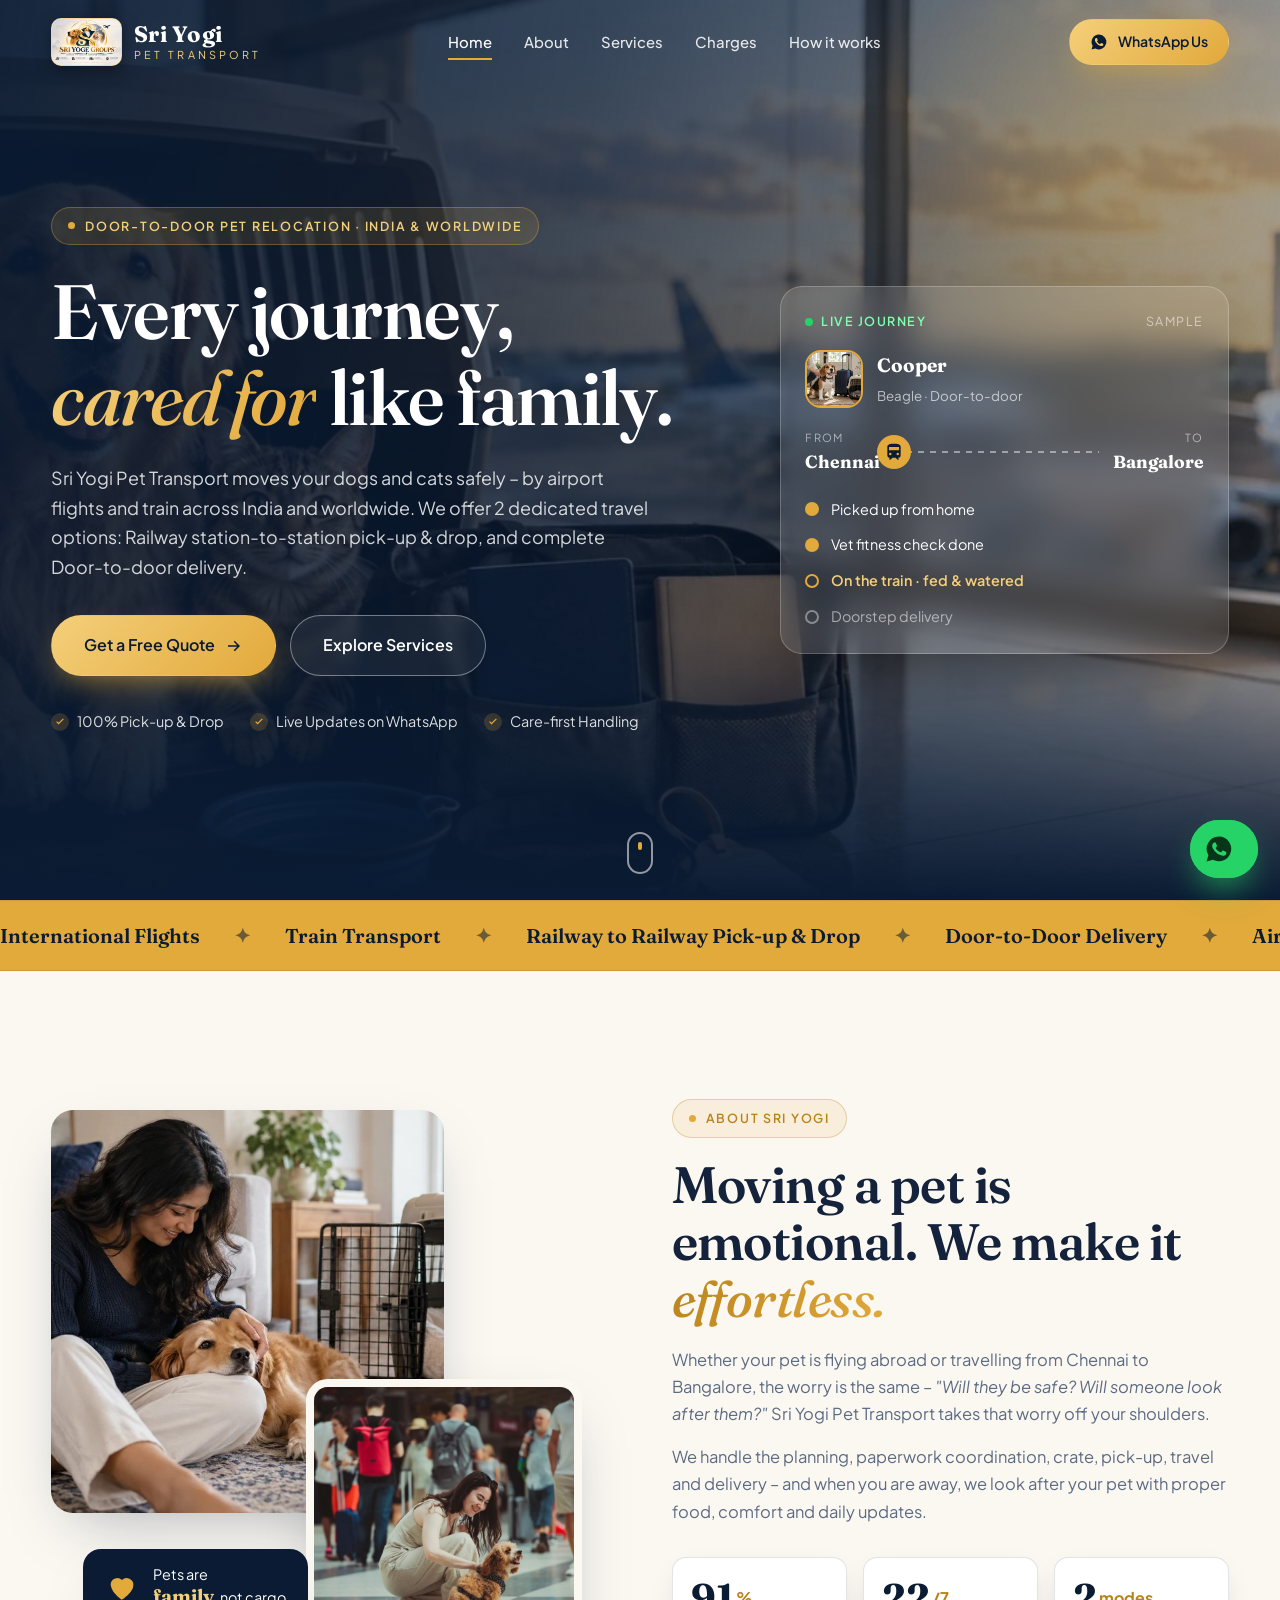
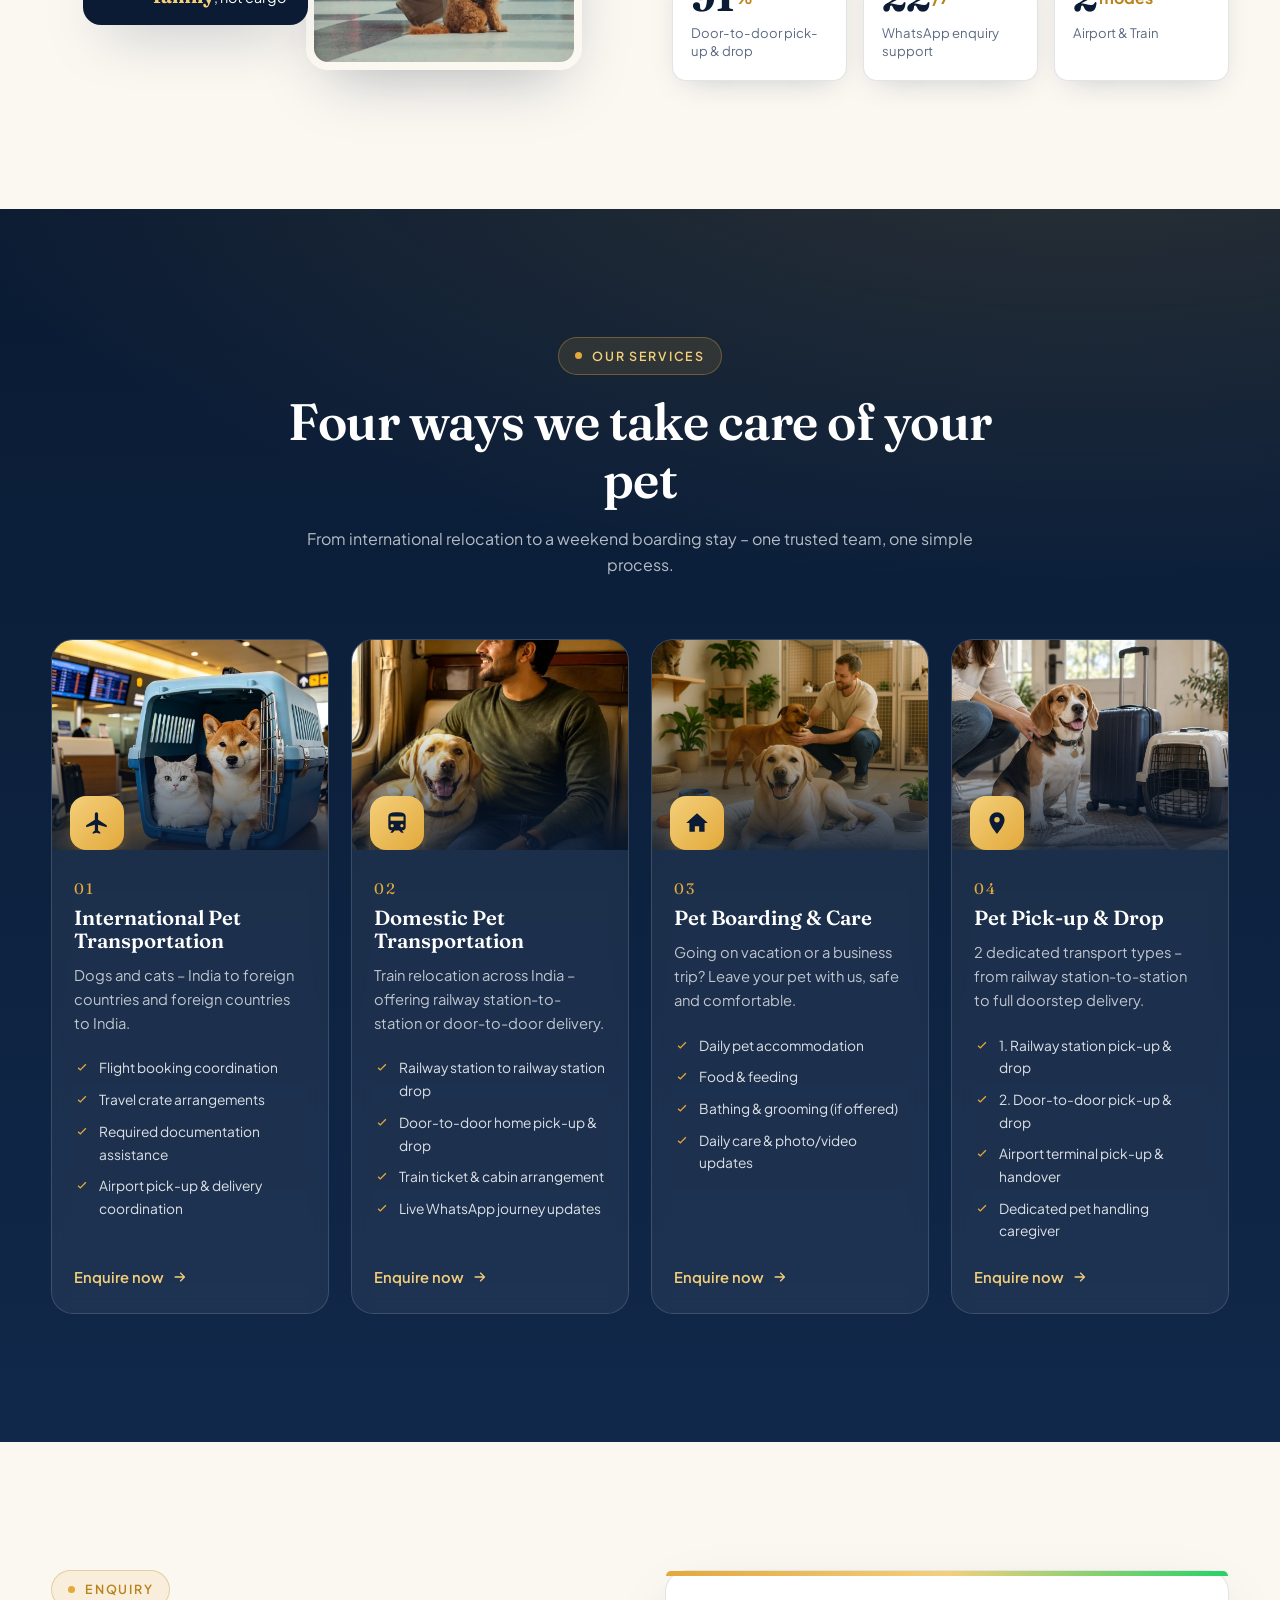
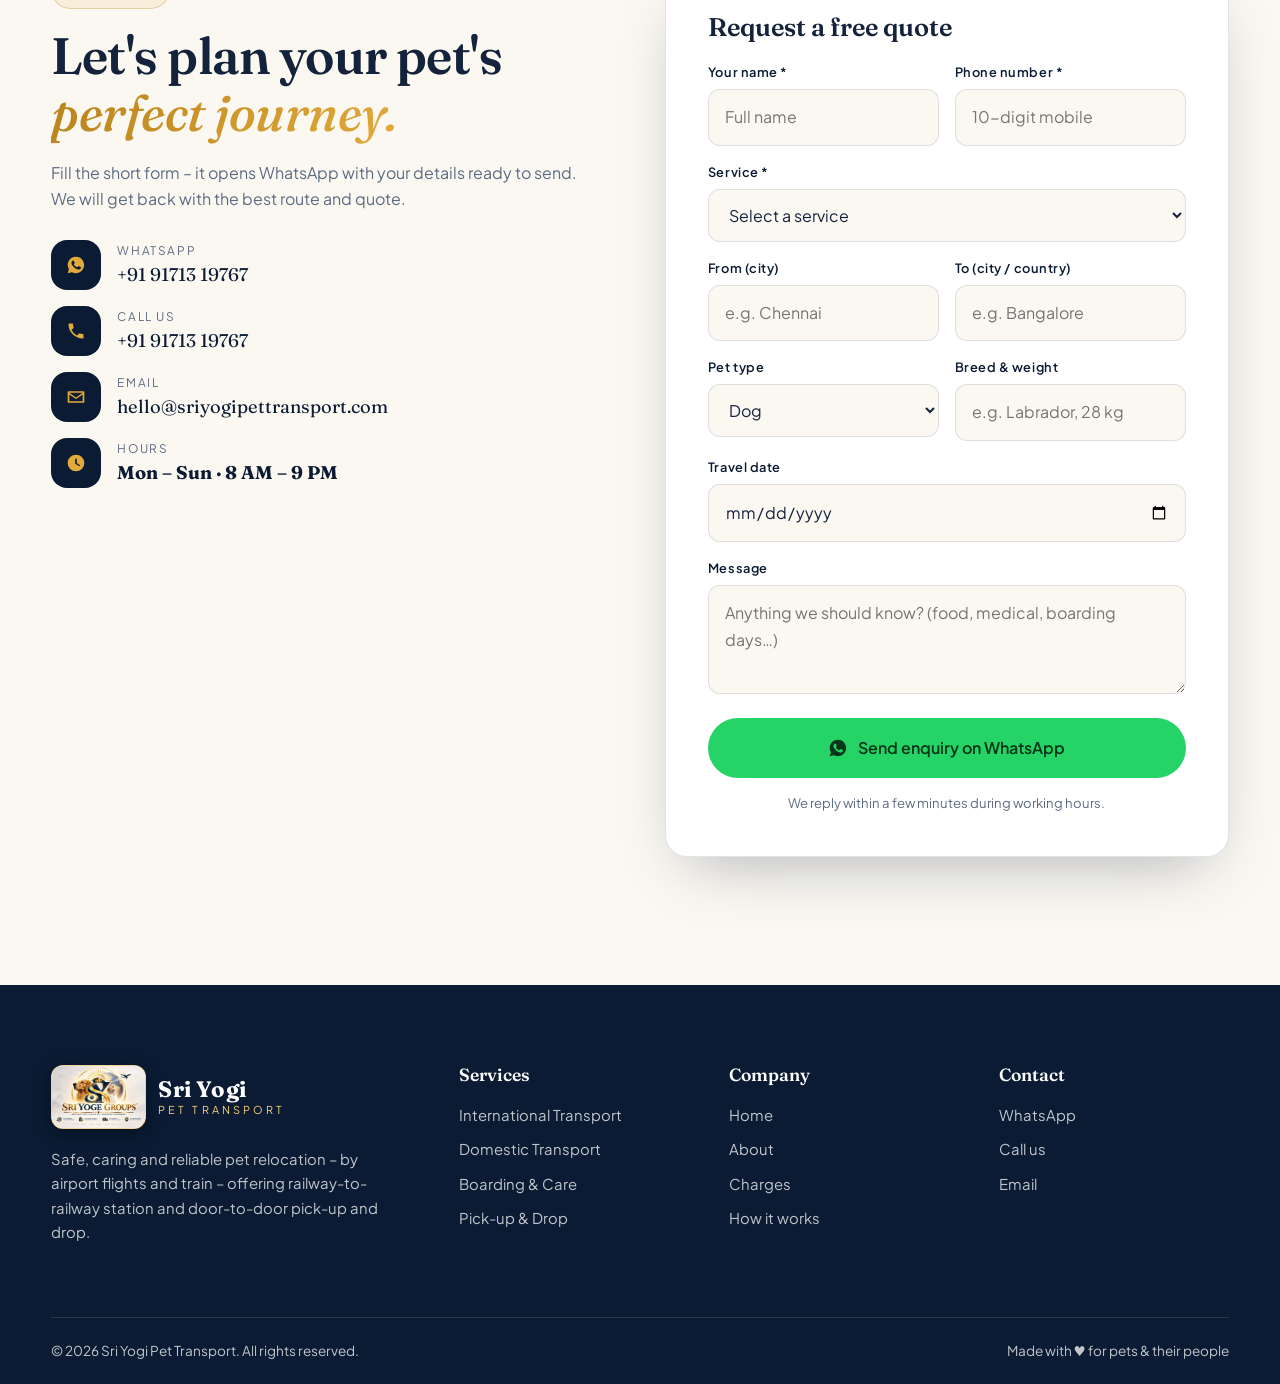
<file: index.html>
<!DOCTYPE html>
<html lang="en">
<head>
  <meta charset="UTF-8" />
  <meta name="viewport" content="width=device-width, initial-scale=1" />
  <title>Safe Pet Relocation – Airport &amp; Train | Sri Yogi Pet Transport</title>
  <meta name="description" content="Sri Yogi Pet Transport – railway station-to-station and door-to-door pet relocation for dogs and cats. International airport flights, domestic train transport, boarding and crates across India." />
  <meta name="theme-color" content="#0a1b33" />
  <link rel="preconnect" href="https://fonts.googleapis.com" />
  <link rel="preconnect" href="https://fonts.gstatic.com" crossorigin />
  <link href="https://fonts.googleapis.com/css2?family=Fraunces:opsz,wght@9..144,400;9..144,600;9..144,700&family=Plus+Jakarta+Sans:wght@400;500;600;700&display=swap" rel="stylesheet" />
  <link rel="stylesheet" href="css/style.css" />
</head>
<body data-page="index.html">

  <!-- Preloader -->
  <div class="preloader" id="preloader" aria-hidden="true">
    <div class="preloader__inner">
      <svg class="preloader__paw" viewBox="0 0 64 64" width="72" height="72"><use href="#i-paw"/></svg>
      <span class="preloader__text">Sri Yogi Pet Transport</span>
      <div class="preloader__bar"><i></i></div>
    </div>
  </div>

  <!-- SVG icon sprite -->
  <svg width="0" height="0" style="position:absolute" aria-hidden="true">
    <defs>
      <symbol id="i-paw" viewBox="0 0 64 64"><g fill="currentColor"><ellipse cx="14" cy="28" rx="6" ry="8" transform="rotate(-18 14 28)"/><ellipse cx="26" cy="15" rx="6" ry="8.5" transform="rotate(-6 26 15)"/><ellipse cx="40" cy="15" rx="6" ry="8.5" transform="rotate(6 40 15)"/><ellipse cx="52" cy="28" rx="6" ry="8" transform="rotate(18 52 28)"/><path d="M32 29c-9 0-18 10-18 18 0 6 4.5 9 10 9 3.2 0 5.2-1.3 8-1.3s4.8 1.3 8 1.3c5.5 0 10-3 10-9 0-8-9-18-18-18z"/></g></symbol>
      <symbol id="i-plane" viewBox="0 0 24 24"><path fill="currentColor" d="M21 16v-2l-8-5V3.5a1.5 1.5 0 0 0-3 0V9l-8 5v2l8-2.5V19l-2 1.5V22l3.5-1 3.5 1v-1.5L13 19v-5.5z"/></symbol>
      <symbol id="i-train" viewBox="0 0 24 24"><path fill="currentColor" d="M12 2C8 2 4 2.5 4 6v9.5A3.5 3.5 0 0 0 7.5 19L6 20.5V21h2l2-2h4l2 2h2v-.5L16.5 19a3.5 3.5 0 0 0 3.5-3.5V6c0-3.5-4-4-8-4zM7.5 16a1.5 1.5 0 1 1 0-3 1.5 1.5 0 0 1 0 3zm9 0a1.5 1.5 0 1 1 0-3 1.5 1.5 0 0 1 0 3zM18 10H6V6h12z"/></symbol>
      <symbol id="i-van" viewBox="0 0 24 24"><path fill="currentColor" d="M3 6a2 2 0 0 1 2-2h9a2 2 0 0 1 2 2v2h2.6a2 2 0 0 1 1.6.8l1.8 2.4c.2.3.4.7.4 1.1V17a1 1 0 0 1-1 1h-1.1a3 3 0 0 1-5.8 0H9.9a3 3 0 0 1-5.8 0H3zm13 4v2h4.5L19 10zM7 17.2a1.2 1.2 0 1 0 0 2.4 1.2 1.2 0 0 0 0-2.4zm10 0a1.2 1.2 0 1 0 0 2.4 1.2 1.2 0 0 0 0-2.4z"/></symbol>
      <symbol id="i-home" viewBox="0 0 24 24"><path fill="currentColor" d="M12 3 2 12h3v8h5v-5h4v5h5v-8h3z"/></symbol>
      <symbol id="i-shield" viewBox="0 0 24 24"><path fill="currentColor" d="M12 2 4 5v6c0 5 3.4 9.3 8 11 4.6-1.7 8-6 8-11V5zm-1.2 14-3.5-3.5 1.4-1.4 2.1 2.1 4.6-4.6 1.4 1.4z"/></symbol>
      <symbol id="i-pin" viewBox="0 0 24 24"><path fill="currentColor" d="M12 2a7 7 0 0 0-7 7c0 5.2 7 13 7 13s7-7.8 7-13a7 7 0 0 0-7-7zm0 9.5A2.5 2.5 0 1 1 12 6.500a2.5 2.5 0 0 1 0 5z"/></symbol>
      <symbol id="i-doc" viewBox="0 0 24 24"><path fill="currentColor" d="M6 2h8l6 6v12a2 2 0 0 1-2 2H6a2 2 0 0 1-2-2V4a2 2 0 0 1 2-2zm7 1.5V9h5.500zM8 13v1.500h8V13zm0 3.500V18h8v-1.500z"/></symbol>
      <symbol id="i-heart" viewBox="0 0 24 24"><path fill="currentColor" d="M12 21s-8-5.200-8-11.200A4.800 4.800 0 0 1 12 7a4.800 4.800 0 0 1 8 3.800C20 15.800 12 21 12 21z"/></symbol>
      <symbol id="i-clock" viewBox="0 0 24 24"><path fill="currentColor" d="M12 2a10 10 0 1 0 0 20 10 10 0 0 0 0-20zm1 5v5.400l4 2.300-.8 1.300L11 13V7z"/></symbol>
      <symbol id="i-phone" viewBox="0 0 24 24"><path fill="currentColor" d="M6.600 10.800a15 15 0 0 0 6.600 6.600l2.200-2.200a1 1 0 0 1 1-.25c1.100.37 2.300.57 3.600.57a1 1 0 0 1 1 1V20a1 1 0 0 1-1 1A17 17 0 0 1 3 4a1 1 0 0 1 1-1h3.500a1 1 0 0 1 1 1c0 1.300.2 2.500.57 3.600a1 1 0 0 1-.25 1z"/></symbol>
      <symbol id="i-mail" viewBox="0 0 24 24"><path fill="currentColor" d="M3 5h18a1 1 0 0 1 1 1v12a1 1 0 0 1-1 1H3a1 1 0 0 1-1-1V6a1 1 0 0 1 1-1zm9 7.500L20 7H4zm0 2L4 9v8h16V9z"/></symbol>
      <symbol id="i-wa" viewBox="0 0 24 24"><path fill="currentColor" d="M12.040 2a9.900 9.900 0 0 0-8.500 15l-1.500 5 5.100-1.400A9.900 9.900 0 1 0 12.040 2zm5.800 14c-.25.700-1.400 1.300-1.900 1.350-.5.050-1 .25-3.400-.7-2.900-1.150-4.700-4.100-4.850-4.300-.15-.2-1.150-1.500-1.150-2.900s.75-2.050 1-2.350c.25-.3.550-.35.750-.35h.55c.2 0 .45-.05.65.5.25.55.8 1.900.85 2.050.05.15.1.3 0 .5-.1.200-.15.300-.3.500-.15.150-.3.350-.45.500-.15.150-.3.300-.15.600.15.300.7 1.150 1.500 1.850 1 .9 1.900 1.200 2.200 1.350.3.150.45.100.65-.1.150-.2.700-.8.900-1.100.2-.3.400-.25.650-.15.250.1 1.650.8 1.950.95.300.15.500.2.550.3.100.1.100.55-.15 1.250z"/></symbol>
      <symbol id="i-check" viewBox="0 0 24 24"><path fill="currentColor" d="m9.500 16.200-4-4 1.400-1.400 2.600 2.600 7.600-7.600 1.400 1.400z"/></symbol>
      <symbol id="i-arrow" viewBox="0 0 24 24"><path fill="currentColor" d="M13 5l7 7-7 7-1.400-1.400L16.200 13H4v-2h12.200l-4.600-4.600z"/></symbol>
    </defs>
  </svg>

  <!-- Header -->
  <header class="nav" id="nav">
    <div class="container nav__inner">
      <a href="index.html" class="brand" aria-label="Sri Yogi Pet Transport – Home">
        <img src="images/logo.jpg" alt="Sri Yoge Groups Logo" class="brand__logo" />
        <span class="brand__text"><strong>Sri Yogi</strong><small>Pet Transport</small></span>
      </a>
      <nav class="nav__links" id="navLinks" aria-label="Primary">
        <a href="index.html" class="is-active">Home</a><a href="about.html">About</a><a href="services.html">Services</a><a href="charges.html">Charges</a><a href="how-it-works.html">How it works</a>
        <a href="https://wa.me/919171319767" class="nav__cta-mobile" data-wa-link target="_blank" rel="noopener"><svg width="18" height="18"><use href="#i-wa"/></svg> WhatsApp Us</a>
      </nav>
      <div class="nav__actions">
        <a href="https://wa.me/919171319767" class="btn btn--gold btn--sm" data-wa-link target="_blank" rel="noopener">
          <svg width="18" height="18"><use href="#i-wa"/></svg> WhatsApp Us
        </a>
        <button class="burger" id="burger" aria-label="Menu" aria-expanded="false"><span></span><span></span><span></span></button>
      </div>
    </div>
  </header>

  <main>
    <section class="hero" id="home">
      <div class="hero__slides" aria-hidden="true">
        <div class="hero__slide is-active" style="background-image:url('images/travel-kit.jpg')"></div>
        <div class="hero__slide" style="background-image:url('images/airport-handover.jpg')"></div>
        <div class="hero__slide" style="background-image:url('images/intl-crate-pair.jpg')"></div>
      </div>
      <div class="hero__overlay"></div>
      <div class="hero__glow"></div>

      <div class="container hero__inner">
        <div class="hero__content">
          <span class="eyebrow reveal"><i></i> Door-to-door pet relocation · India &amp; Worldwide</span>
          <h1 class="hero__title reveal" data-delay="1">Every journey,<br><em>cared for</em> like family.</h1>
          <p class="hero__lead reveal" data-delay="2">
            Sri Yogi Pet Transport moves your dogs and cats safely – by airport flights and train across India and worldwide. We offer 2 dedicated travel options: Railway station-to-station pick-up &amp; drop, and complete Door-to-door delivery.
          </p>
          <div class="hero__btns reveal" data-delay="3">
            <a href="#contact" class="btn btn--gold btn--lg">Get a Free Quote <svg width="18" height="18"><use href="#i-arrow"/></svg></a>
            <a href="services.html" class="btn btn--ghost btn--lg">Explore Services</a>
          </div>
          <ul class="hero__trust reveal" data-delay="4">
            <li><svg width="18" height="18"><use href="#i-check"/></svg> 100% Pick-up &amp; Drop</li>
            <li><svg width="18" height="18"><use href="#i-check"/></svg> Live Updates on WhatsApp</li>
            <li><svg width="18" height="18"><use href="#i-check"/></svg> Care-first Handling</li>
          </ul>
        </div>

        <aside class="journey-card reveal" data-delay="3" aria-label="Sample journey tracker">
          <div class="journey-card__head">
            <span class="live"><i></i> Live journey</span>
            <span class="journey-card__id">Sample</span>
          </div>
          <div class="journey-card__pet">
            <img src="images/pickup-ready.jpg" alt="Beagle ready for travel with crate and luggage" />
            <div><strong>Cooper</strong><small>Beagle · Door-to-door</small></div>
          </div>
          <div class="journey-card__route">
            <div><small>From</small><strong>Chennai</strong></div>
            <div class="journey-card__line"><span class="journey-card__van"><svg width="20" height="20"><use href="#i-train"/></svg></span></div>
            <div class="r"><small>To</small><strong>Bangalore</strong></div>
          </div>
          <ul class="steps-mini">
            <li class="done"><i></i> Picked up from home</li>
            <li class="done"><i></i> Vet fitness check done</li>
            <li class="now"><i></i> On the train · fed &amp; watered</li>
            <li><i></i> Doorstep delivery</li>
          </ul>
        </aside>
      </div>

      <a href="#about" class="scroll-hint" aria-label="Scroll down"><span></span></a>
    </section>

    <div class="marquee" aria-hidden="true">
      <div class="marquee__track">
        <span>International Flights</span><b>✦</b><span>Train Transport</span><b>✦</b><span>Railway to Railway Pick-up &amp; Drop</span><b>✦</b><span>Door-to-Door Delivery</span><b>✦</b><span>Airport Transfers</span><b>✦</b><span>Pet Boarding &amp; Care</span><b>✦</b>
        <span>International Flights</span><b>✦</b><span>Train Transport</span><b>✦</b><span>Railway to Railway Pick-up &amp; Drop</span><b>✦</b><span>Door-to-Door Delivery</span><b>✦</b><span>Airport Transfers</span><b>✦</b><span>Pet Boarding &amp; Care</span><b>✦</b>
      </div>
    </div>

    <section class="section about" id="about">
      <div class="container about__grid">
        <div class="about__media">
          <div class="about__img about__img--a"><img src="images/crate-comfort.jpg" alt="Woman comforting her golden retriever beside a travel crate" /></div>
          <div class="about__img about__img--b"><img src="images/airport-greeting.jpg" alt="Woman greeting her dog at the airport" /></div>
          <div class="about__badge"><svg width="34" height="34"><use href="#i-heart"/></svg><span>Pets are<br><b>family</b>, not cargo</span></div>
        </div>
        <div class="about__text">
          <span class="eyebrow eyebrow--dark reveal"><i></i> About Sri Yogi</span>
          <h2 class="h2 reveal">Moving a pet is emotional. We make it <em>effortless.</em></h2>
          <p class="reveal">
            Whether your pet is flying abroad or travelling from Chennai to Bangalore, the worry is the same –
            <em>"Will they be safe? Will someone look after them?"</em> Sri Yogi Pet Transport takes that worry off your shoulders.
          </p>
          <p class="reveal">
            We handle the planning, paperwork coordination, crate, pick-up, travel and delivery – and when you are away,
            we look after your pet with proper food, comfort and daily updates.
          </p>
          <div class="stats reveal">
            <div class="stat"><b data-count="100">0</b><sup>%</sup><span>Door-to-door pick-up &amp; drop</span></div>
            <div class="stat"><b data-count="24">0</b><sup>/7</sup><span>WhatsApp enquiry support</span></div>
            <div class="stat"><b data-count="2">0</b><sup>modes</sup><span>Airport &amp; Train</span></div>
          </div>
        </div>
      </div>
    </section>

    <section class="section services" id="services">
      <div class="container">
        <div class="section__head center">
          <span class="eyebrow reveal"><i></i> Our Services</span>
          <h2 class="h2 h2--light reveal">Four ways we take care of your pet</h2>
          <p class="reveal">From international relocation to a weekend boarding stay – one trusted team, one simple process.</p>
        </div>

        <div class="cards">
          <article class="card tilt reveal">
            <div class="card__img"><img src="images/intl-crate-pair.jpg" alt="Dog and cat inside a travel crate at an airport" loading="lazy" /><span class="card__icon"><svg width="26" height="26"><use href="#i-plane"/></svg></span></div>
            <div class="card__body">
              <span class="card__num">01</span>
              <h3>International Pet Transportation</h3>
              <p>Dogs and cats – India to foreign countries and foreign countries to India.</p>
              <ul>
                <li><svg width="16" height="16"><use href="#i-check"/></svg> Flight booking coordination</li>
                <li><svg width="16" height="16"><use href="#i-check"/></svg> Travel crate arrangements</li>
                <li><svg width="16" height="16"><use href="#i-check"/></svg> Required documentation assistance</li>
                <li><svg width="16" height="16"><use href="#i-check"/></svg> Airport pick-up &amp; delivery coordination</li>
              </ul>
              <a href="#contact" class="card__link" data-service="International Pet Transportation">Enquire now <svg width="16" height="16"><use href="#i-arrow"/></svg></a>
            </div>
          </article>

          <article class="card tilt reveal" data-delay="1">
            <div class="card__img"><img src="images/train-journey.jpg" alt="Pet owner travelling by train with his Labrador" loading="lazy" /><span class="card__icon"><svg width="26" height="26"><use href="#i-train"/></svg></span></div>
            <div class="card__body">
              <span class="card__num">02</span>
              <h3>Domestic Pet Transportation</h3>
              <p>Train relocation across India – offering railway station-to-station or door-to-door delivery.</p>
              <ul>
                <li><svg width="16" height="16"><use href="#i-check"/></svg> Railway station to railway station drop</li>
                <li><svg width="16" height="16"><use href="#i-check"/></svg> Door-to-door home pick-up &amp; drop</li>
                <li><svg width="16" height="16"><use href="#i-check"/></svg> Train ticket &amp; cabin arrangement</li>
                <li><svg width="16" height="16"><use href="#i-check"/></svg> Live WhatsApp journey updates</li>
              </ul>
              <a href="#contact" class="card__link" data-service="Domestic Pet Transportation">Enquire now <svg width="16" height="16"><use href="#i-arrow"/></svg></a>
            </div>
          </article>

          <article class="card tilt reveal" data-delay="2">
            <div class="card__img"><img src="images/boarding.jpg" alt="Happy Labrador relaxing at a clean pet boarding centre" loading="lazy" /><span class="card__icon"><svg width="26" height="26"><use href="#i-home"/></svg></span></div>
            <div class="card__body">
              <span class="card__num">03</span>
              <h3>Pet Boarding &amp; Care</h3>
              <p>Going on vacation or a business trip? Leave your pet with us, safe and comfortable.</p>
              <ul>
                <li><svg width="16" height="16"><use href="#i-check"/></svg> Daily pet accommodation</li>
                <li><svg width="16" height="16"><use href="#i-check"/></svg> Food &amp; feeding</li>
                <li><svg width="16" height="16"><use href="#i-check"/></svg> Bathing &amp; grooming (if offered)</li>
                <li><svg width="16" height="16"><use href="#i-check"/></svg> Daily care &amp; photo/video updates</li>
              </ul>
              <a href="#contact" class="card__link" data-service="Pet Boarding & Care">Enquire now <svg width="16" height="16"><use href="#i-arrow"/></svg></a>
            </div>
          </article>

          <article class="card tilt reveal" data-delay="3">
            <div class="card__img"><img src="images/pickup-ready.jpg" alt="Beagle waiting with luggage and travel crate for pick-up" loading="lazy" /><span class="card__icon"><svg width="26" height="26"><use href="#i-pin"/></svg></span></div>
            <div class="card__body">
              <span class="card__num">04</span>
              <h3>Pet Pick-up &amp; Drop</h3>
              <p>2 dedicated transport types – from railway station-to-station to full doorstep delivery.</p>
              <ul>
                <li><svg width="16" height="16"><use href="#i-check"/></svg> 1. Railway station pick-up &amp; drop</li>
                <li><svg width="16" height="16"><use href="#i-check"/></svg> 2. Door-to-door pick-up &amp; drop</li>
                <li><svg width="16" height="16"><use href="#i-check"/></svg> Airport terminal pick-up &amp; handover</li>
                <li><svg width="16" height="16"><use href="#i-check"/></svg> Dedicated pet handling caregiver</li>
              </ul>
              <a href="#contact" class="card__link" data-service="Pet Pick-up & Drop">Enquire now <svg width="16" height="16"><use href="#i-arrow"/></svg></a>
            </div>
          </article>
        </div>
      </div>
    </section>

    <section class="section contact" id="contact">
      <div class="container contact__grid">
        <div class="contact__info">
          <span class="eyebrow eyebrow--dark reveal"><i></i> Enquiry</span>
          <h2 class="h2 reveal">Let's plan your pet's <em>perfect journey.</em></h2>
          <p class="reveal">Fill the short form – it opens WhatsApp with your details ready to send. We will get back with the best route and quote.</p>

          <ul class="contact__list reveal">
            <li><span><svg width="20" height="20"><use href="#i-wa"/></svg></span><div><small>WhatsApp</small><a href="https://wa.me/919171319767" data-wa-link data-wa-text target="_blank" rel="noopener">+91 91713 19767</a></div></li>
            <li><span><svg width="20" height="20"><use href="#i-phone"/></svg></span><div><small>Call us</small><a href="tel:+919171319767" data-phone-link data-phone-text>+91 91713 19767</a></div></li>
            <li><span><svg width="20" height="20"><use href="#i-mail"/></svg></span><div><small>Email</small><a href="#" data-mail-link data-mail-text>hello@sriyogipettransport.com</a></div></li>
            <li><span><svg width="20" height="20"><use href="#i-clock"/></svg></span><div><small>Hours</small><b>Mon – Sun · 8 AM – 9 PM</b></div></li>
          </ul>
        </div>

        <form class="form reveal" id="enquiryForm" novalidate>
          <h3>Request a free quote</h3>
          <div class="field-row">
            <label class="field"><span>Your name *</span><input type="text" name="name" required placeholder="Full name" /></label>
            <label class="field"><span>Phone number *</span><input type="tel" name="phone" required placeholder="10-digit mobile" /></label>
          </div>
          <label class="field"><span>Service *</span>
            <select name="service" id="serviceSelect" required>
              <option value="">Select a service</option>
              <option>International Pet Transportation</option>
              <option>Domestic Pet Transportation</option>
              <option>Pet Boarding &amp; Care</option>
              <option>Pet Pick-up &amp; Drop</option>
            </select>
          </label>
          <div class="field-row">
            <label class="field"><span>From (city)</span><input type="text" name="from" placeholder="e.g. Chennai" /></label>
            <label class="field"><span>To (city / country)</span><input type="text" name="to" placeholder="e.g. Bangalore" /></label>
          </div>
          <div class="field-row">
            <label class="field"><span>Pet type</span>
              <select name="pet"><option>Dog</option><option>Cat</option></select>
            </label>
            <label class="field"><span>Breed &amp; weight</span><input type="text" name="breed" placeholder="e.g. Labrador, 28 kg" /></label>
          </div>
          <label class="field"><span>Travel date</span><input type="date" name="date" /></label>
          <label class="field"><span>Message</span><textarea name="msg" rows="3" placeholder="Anything we should know? (food, medical, boarding days…)"></textarea></label>
          <button type="submit" class="btn btn--wa btn--lg btn--block"><svg width="20" height="20"><use href="#i-wa"/></svg> Send enquiry on WhatsApp</button>
          <p class="form__note" id="formNote">We reply within a few minutes during working hours.</p>
        </form>
      </div>
    </section>
  </main>

  <!-- FOOTER -->
  <footer class="footer">
    <div class="container footer__grid">
      <div class="footer__brand">
        <a href="index.html" class="brand brand--light"><img src="images/logo.jpg" alt="Sri Yoge Groups Logo" class="brand__logo brand__logo--footer" /><span class="brand__text"><strong>Sri Yogi</strong><small>Pet Transport</small></span></a>
        <p>Safe, caring and reliable pet relocation – by airport flights and train – offering railway-to-railway station and door-to-door pick-up and drop.</p>
      </div>
      <div><h4>Services</h4><ul><li><a href="services.html">International Transport</a></li><li><a href="services.html">Domestic Transport</a></li><li><a href="services.html">Boarding &amp; Care</a></li><li><a href="services.html">Pick-up &amp; Drop</a></li></ul></div>
      <div><h4>Company</h4><ul><li><a href="index.html">Home</a></li><li><a href="about.html">About</a></li><li><a href="charges.html">Charges</a></li><li><a href="how-it-works.html">How it works</a></li></ul></div>
      <div><h4>Contact</h4><ul><li><a href="https://wa.me/919171319767" data-wa-link target="_blank" rel="noopener">WhatsApp</a></li><li><a href="tel:+919171319767" data-phone-link>Call us</a></li><li><a href="#" data-mail-link>Email</a></li></ul></div>
    </div>
    <div class="container footer__bar"><span>© <span id="year"></span> Sri Yogi Pet Transport. All rights reserved.</span><span>Made with ♥ for pets &amp; their people</span></div>
  </footer>

  <a href="https://wa.me/919171319767" class="wa-float" data-wa-link aria-label="Chat on WhatsApp" target="_blank" rel="noopener"><svg width="30" height="30"><use href="#i-wa"/></svg><span>Chat with us</span></a>
  <button class="to-top" id="toTop" aria-label="Back to top"><svg width="20" height="20" style="transform:rotate(-90deg)"><use href="#i-arrow"/></svg></button>

  <script src="js/main.js"></script>
</body>
</html>
</file>
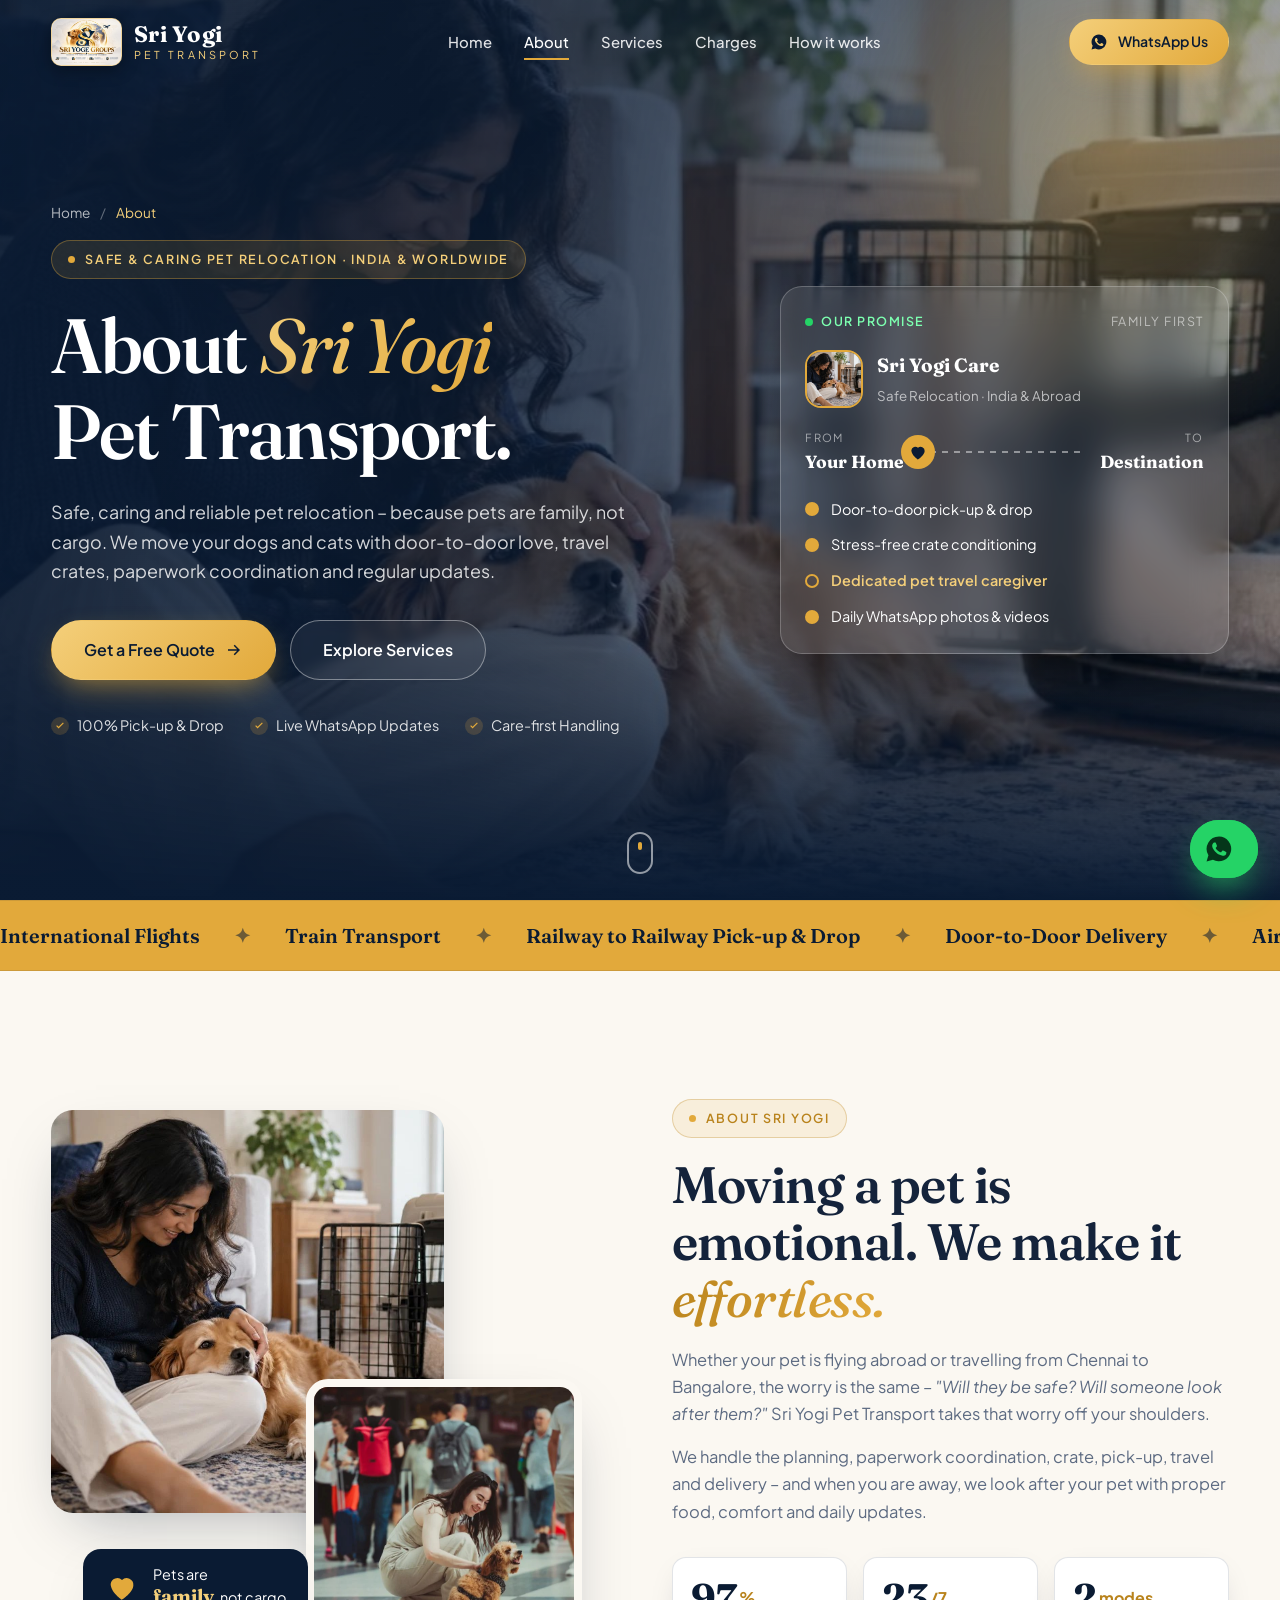
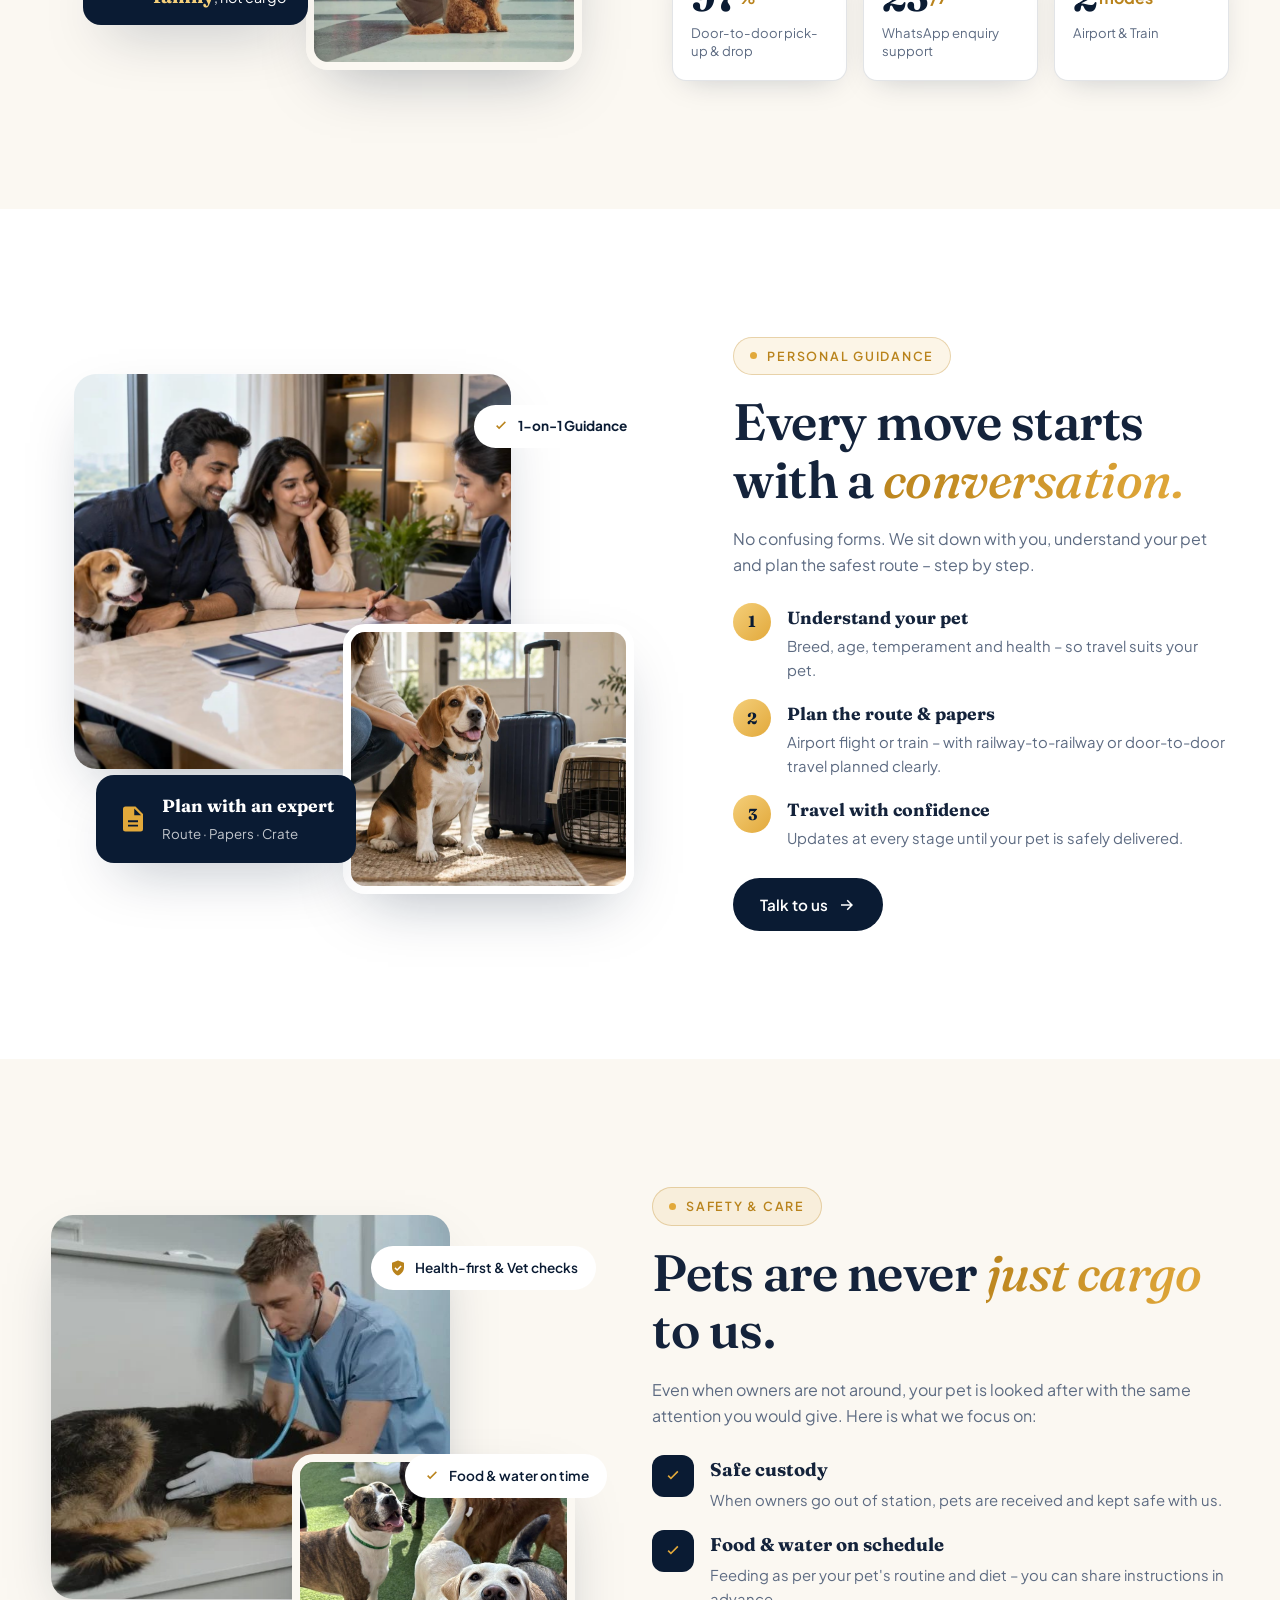
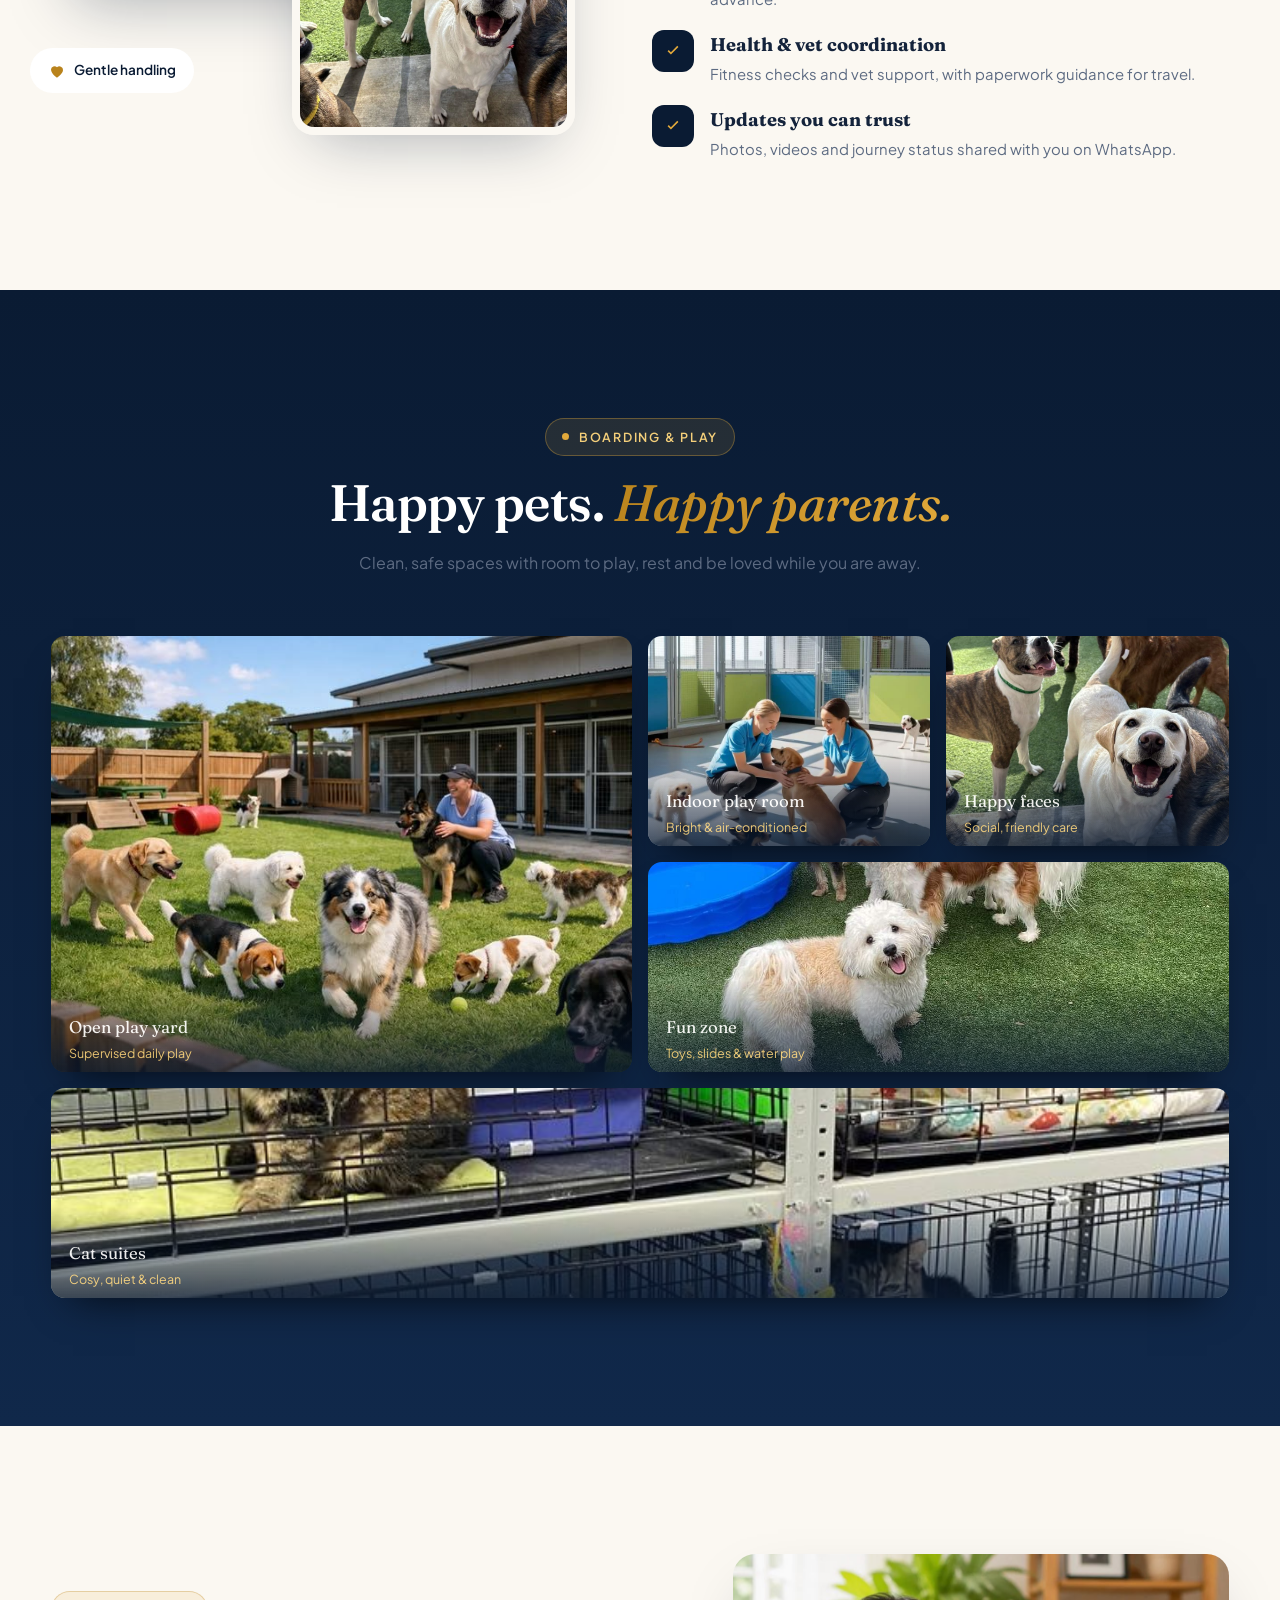
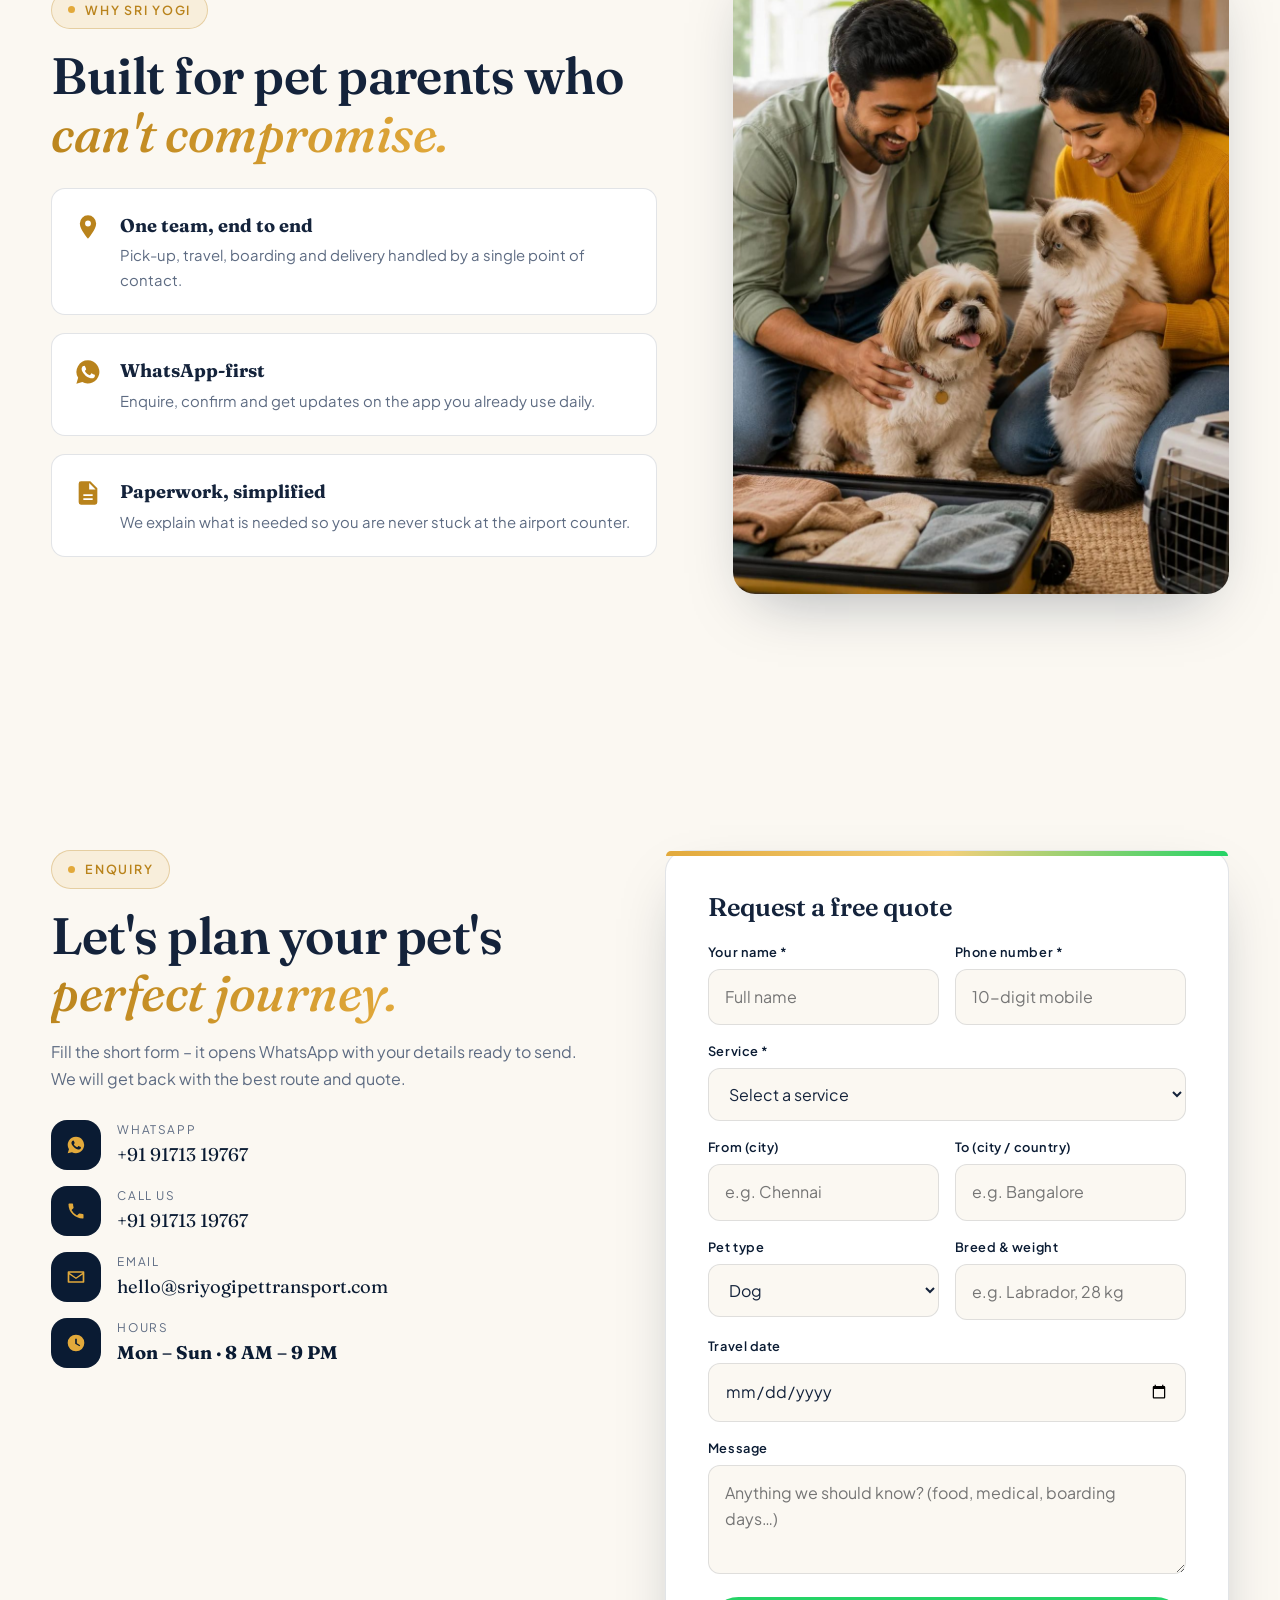
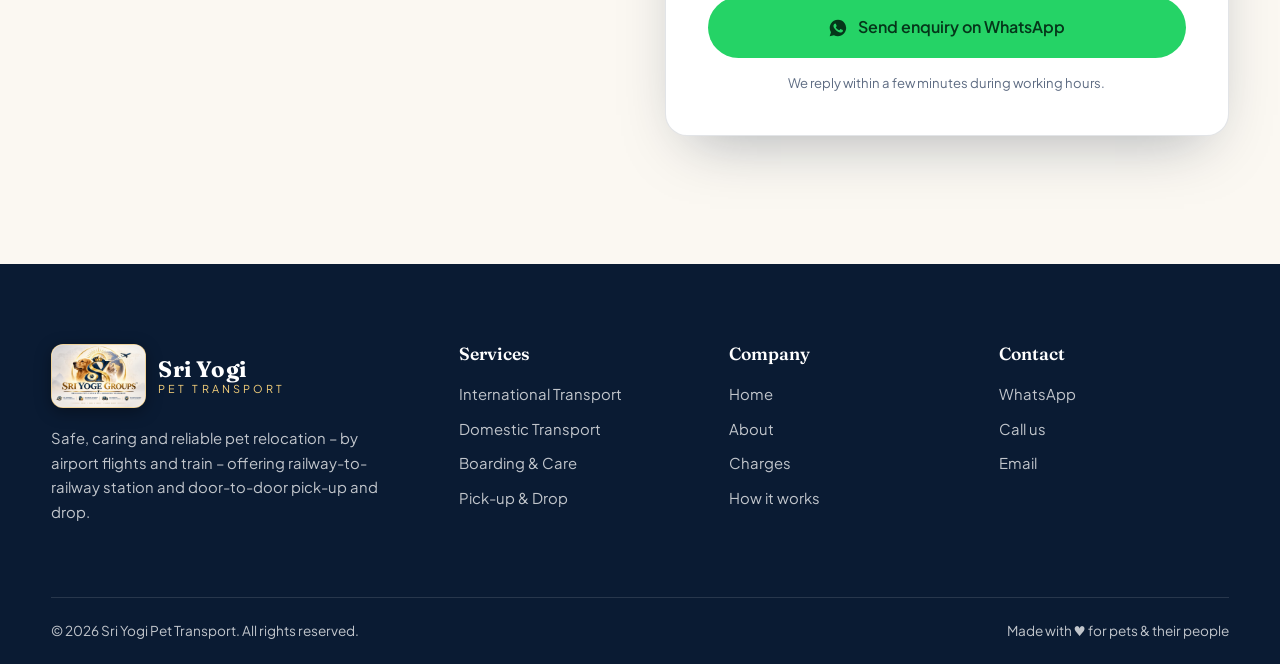
<file: about.html>
<!DOCTYPE html>
<html lang="en">
<head>
  <meta charset="UTF-8" />
  <meta name="viewport" content="width=device-width, initial-scale=1" />
  <title>About Us | Sri Yogi Pet Transport</title>
  <meta name="description" content="Sri Yogi Pet Transport – railway station-to-station and door-to-door pet relocation for dogs and cats. International airport flights, domestic train transport, boarding and crates across India." />
  <meta name="theme-color" content="#0a1b33" />
  <link rel="preconnect" href="https://fonts.googleapis.com" />
  <link rel="preconnect" href="https://fonts.gstatic.com" crossorigin />
  <link href="https://fonts.googleapis.com/css2?family=Fraunces:opsz,wght@9..144,400;9..144,600;9..144,700&family=Plus+Jakarta+Sans:wght@400;500;600;700&display=swap" rel="stylesheet" />
  <link rel="stylesheet" href="css/style.css" />
</head>
<body data-page="about.html">

  <!-- Preloader -->
  <div class="preloader" id="preloader" aria-hidden="true">
    <div class="preloader__inner">
      <svg class="preloader__paw" viewBox="0 0 64 64" width="72" height="72"><use href="#i-paw"/></svg>
      <span class="preloader__text">Sri Yogi Pet Transport</span>
      <div class="preloader__bar"><i></i></div>
    </div>
  </div>

  <!-- SVG icon sprite -->
  <svg width="0" height="0" style="position:absolute" aria-hidden="true">
    <defs>
      <symbol id="i-paw" viewBox="0 0 64 64"><g fill="currentColor"><ellipse cx="14" cy="28" rx="6" ry="8" transform="rotate(-18 14 28)"/><ellipse cx="26" cy="15" rx="6" ry="8.5" transform="rotate(-6 26 15)"/><ellipse cx="40" cy="15" rx="6" ry="8.5" transform="rotate(6 40 15)"/><ellipse cx="52" cy="28" rx="6" ry="8" transform="rotate(18 52 28)"/><path d="M32 29c-9 0-18 10-18 18 0 6 4.5 9 10 9 3.2 0 5.2-1.3 8-1.3s4.8 1.3 8 1.3c5.5 0 10-3 10-9 0-8-9-18-18-18z"/></g></symbol>
      <symbol id="i-plane" viewBox="0 0 24 24"><path fill="currentColor" d="M21 16v-2l-8-5V3.5a1.5 1.5 0 0 0-3 0V9l-8 5v2l8-2.5V19l-2 1.5V22l3.5-1 3.5 1v-1.5L13 19v-5.5z"/></symbol>
      <symbol id="i-train" viewBox="0 0 24 24"><path fill="currentColor" d="M12 2C8 2 4 2.5 4 6v9.5A3.5 3.5 0 0 0 7.5 19L6 20.5V21h2l2-2h4l2 2h2v-.5L16.5 19a3.5 3.5 0 0 0 3.5-3.5V6c0-3.5-4-4-8-4zM7.5 16a1.5 1.5 0 1 1 0-3 1.5 1.5 0 0 1 0 3zm9 0a1.5 1.5 0 1 1 0-3 1.5 1.5 0 0 1 0 3zM18 10H6V6h12z"/></symbol>
      <symbol id="i-van" viewBox="0 0 24 24"><path fill="currentColor" d="M3 6a2 2 0 0 1 2-2h9a2 2 0 0 1 2 2v2h2.6a2 2 0 0 1 1.6.8l1.8 2.4c.2.3.4.7.4 1.1V17a1 1 0 0 1-1 1h-1.1a3 3 0 0 1-5.8 0H9.9a3 3 0 0 1-5.8 0H3zm13 4v2h4.5L19 10zM7 17.2a1.2 1.2 0 1 0 0 2.4 1.2 1.2 0 0 0 0-2.4zm10 0a1.2 1.2 0 1 0 0 2.4 1.2 1.2 0 0 0 0-2.4z"/></symbol>
      <symbol id="i-home" viewBox="0 0 24 24"><path fill="currentColor" d="M12 3 2 12h3v8h5v-5h4v5h5v-8h3z"/></symbol>
      <symbol id="i-shield" viewBox="0 0 24 24"><path fill="currentColor" d="M12 2 4 5v6c0 5 3.4 9.3 8 11 4.6-1.7 8-6 8-11V5zm-1.2 14-3.5-3.5 1.4-1.4 2.1 2.1 4.6-4.6 1.4 1.4z"/></symbol>
      <symbol id="i-pin" viewBox="0 0 24 24"><path fill="currentColor" d="M12 2a7 7 0 0 0-7 7c0 5.2 7 13 7 13s7-7.8 7-13a7 7 0 0 0-7-7zm0 9.5A2.5 2.5 0 1 1 12 6.500a2.5 2.5 0 0 1 0 5z"/></symbol>
      <symbol id="i-doc" viewBox="0 0 24 24"><path fill="currentColor" d="M6 2h8l6 6v12a2 2 0 0 1-2 2H6a2 2 0 0 1-2-2V4a2 2 0 0 1 2-2zm7 1.5V9h5.500zM8 13v1.500h8V13zm0 3.500V18h8v-1.500z"/></symbol>
      <symbol id="i-heart" viewBox="0 0 24 24"><path fill="currentColor" d="M12 21s-8-5.200-8-11.200A4.800 4.800 0 0 1 12 7a4.800 4.800 0 0 1 8 3.800C20 15.800 12 21 12 21z"/></symbol>
      <symbol id="i-clock" viewBox="0 0 24 24"><path fill="currentColor" d="M12 2a10 10 0 1 0 0 20 10 10 0 0 0 0-20zm1 5v5.400l4 2.300-.8 1.300L11 13V7z"/></symbol>
      <symbol id="i-phone" viewBox="0 0 24 24"><path fill="currentColor" d="M6.600 10.800a15 15 0 0 0 6.600 6.600l2.200-2.200a1 1 0 0 1 1-.25c1.100.37 2.300.57 3.600.57a1 1 0 0 1 1 1V20a1 1 0 0 1-1 1A17 17 0 0 1 3 4a1 1 0 0 1 1-1h3.500a1 1 0 0 1 1 1c0 1.300.2 2.500.57 3.600a1 1 0 0 1-.25 1z"/></symbol>
      <symbol id="i-mail" viewBox="0 0 24 24"><path fill="currentColor" d="M3 5h18a1 1 0 0 1 1 1v12a1 1 0 0 1-1 1H3a1 1 0 0 1-1-1V6a1 1 0 0 1 1-1zm9 7.500L20 7H4zm0 2L4 9v8h16V9z"/></symbol>
      <symbol id="i-wa" viewBox="0 0 24 24"><path fill="currentColor" d="M12.040 2a9.900 9.900 0 0 0-8.500 15l-1.500 5 5.100-1.400A9.900 9.900 0 1 0 12.040 2zm5.800 14c-.25.700-1.400 1.300-1.900 1.350-.5.050-1 .25-3.400-.7-2.900-1.150-4.700-4.100-4.850-4.300-.15-.2-1.150-1.500-1.150-2.900s.75-2.050 1-2.350c.25-.3.550-.35.750-.35h.55c.2 0 .45-.05.65.5.25.55.8 1.900.85 2.050.05.15.1.3 0 .5-.1.200-.15.300-.3.500-.15.150-.3.350-.45.500-.15.150-.3.300-.15.600.15.300.7 1.150 1.500 1.850 1 .9 1.900 1.200 2.200 1.350.3.150.45.100.65-.1.150-.2.700-.8.900-1.100.2-.3.400-.25.650-.15.250.1 1.650.8 1.950.95.300.15.500.2.550.3.100.1.100.55-.15 1.250z"/></symbol>
      <symbol id="i-check" viewBox="0 0 24 24"><path fill="currentColor" d="m9.500 16.200-4-4 1.400-1.400 2.600 2.600 7.600-7.600 1.400 1.400z"/></symbol>
      <symbol id="i-arrow" viewBox="0 0 24 24"><path fill="currentColor" d="M13 5l7 7-7 7-1.400-1.400L16.200 13H4v-2h12.200l-4.600-4.600z"/></symbol>
    </defs>
  </svg>

  <!-- Header -->
  <header class="nav" id="nav">
    <div class="container nav__inner">
      <a href="index.html" class="brand" aria-label="Sri Yogi Pet Transport – Home">
        <img src="images/logo.jpg" alt="Sri Yoge Groups Logo" class="brand__logo" />
        <span class="brand__text"><strong>Sri Yogi</strong><small>Pet Transport</small></span>
      </a>
      <nav class="nav__links" id="navLinks" aria-label="Primary">
        <a href="index.html">Home</a><a href="about.html" class="is-active">About</a><a href="services.html">Services</a><a href="charges.html">Charges</a><a href="how-it-works.html">How it works</a>
        <a href="https://wa.me/919171319767" class="nav__cta-mobile" data-wa-link target="_blank" rel="noopener"><svg width="18" height="18"><use href="#i-wa"/></svg> WhatsApp Us</a>
      </nav>
      <div class="nav__actions">
        <a href="https://wa.me/919171319767" class="btn btn--gold btn--sm" data-wa-link target="_blank" rel="noopener">
          <svg width="18" height="18"><use href="#i-wa"/></svg> WhatsApp Us
        </a>
        <button class="burger" id="burger" aria-label="Menu" aria-expanded="false"><span></span><span></span><span></span></button>
      </div>
    </div>
  </header>

  <main>
    <section class="hero" id="home">
      <div class="hero__slides" aria-hidden="true">
        <div class="hero__slide is-active" style="background-image:url('images/crate-comfort.jpg')"></div>
        <div class="hero__slide" style="background-image:url('images/airport-greeting.jpg')"></div>
        <div class="hero__slide" style="background-image:url('images/family-packing.jpg')"></div>
      </div>
      <div class="hero__overlay"></div>
      <div class="hero__glow"></div>

      <div class="container hero__inner">
        <div class="hero__content">
          <nav class="crumbs crumbs--hero"><a href="index.html">Home</a><i>/</i><span>About</span></nav>
          <span class="eyebrow reveal"><i></i> Safe &amp; Caring Pet Relocation · India &amp; Worldwide</span>
          <h1 class="hero__title reveal" data-delay="1">About <em>Sri Yogi</em><br>Pet Transport.</h1>
          <p class="hero__lead reveal" data-delay="2">
            Safe, caring and reliable pet relocation – because pets are family, not cargo. We move your dogs and cats with door-to-door love, travel crates, paperwork coordination and regular updates.
          </p>
          <div class="hero__btns reveal" data-delay="3">
            <a href="#contact" class="btn btn--gold btn--lg">Get a Free Quote <svg width="18" height="18"><use href="#i-arrow"/></svg></a>
            <a href="services.html" class="btn btn--ghost btn--lg">Explore Services</a>
          </div>
          <ul class="hero__trust reveal" data-delay="4">
            <li><svg width="18" height="18"><use href="#i-check"/></svg> 100% Pick-up &amp; Drop</li>
            <li><svg width="18" height="18"><use href="#i-check"/></svg> Live WhatsApp Updates</li>
            <li><svg width="18" height="18"><use href="#i-check"/></svg> Care-first Handling</li>
          </ul>
        </div>

        <aside class="journey-card reveal" data-delay="3" aria-label="About Sri Yogi Promise">
          <div class="journey-card__head">
            <span class="live"><i></i> Our Promise</span>
            <span class="journey-card__id">Family First</span>
          </div>
          <div class="journey-card__pet">
            <img src="images/crate-comfort.jpg" alt="Pet comfort and safety" />
            <div><strong>Sri Yogi Care</strong><small>Safe Relocation · India &amp; Abroad</small></div>
          </div>
          <div class="journey-card__route">
            <div><small>From</small><strong>Your Home</strong></div>
            <div class="journey-card__line"><span class="journey-card__van"><svg width="20" height="20"><use href="#i-heart"/></svg></span></div>
            <div class="r"><small>To</small><strong>Destination</strong></div>
          </div>
          <ul class="steps-mini">
            <li class="done"><i></i> Door-to-door pick-up &amp; drop</li>
            <li class="done"><i></i> Stress-free crate conditioning</li>
            <li class="now"><i></i> Dedicated pet travel caregiver</li>
            <li class="done"><i></i> Daily WhatsApp photos &amp; videos</li>
          </ul>
        </aside>
      </div>

      <a href="#about" class="scroll-hint" aria-label="Scroll down"><span></span></a>
    </section>

    <div class="marquee" aria-hidden="true">
      <div class="marquee__track">
        <span>International Flights</span><b>✦</b><span>Train Transport</span><b>✦</b><span>Railway to Railway Pick-up &amp; Drop</span><b>✦</b><span>Door-to-Door Delivery</span><b>✦</b><span>Airport Transfers</span><b>✦</b><span>Pet Boarding &amp; Care</span><b>✦</b>
        <span>International Flights</span><b>✦</b><span>Train Transport</span><b>✦</b><span>Railway to Railway Pick-up &amp; Drop</span><b>✦</b><span>Door-to-Door Delivery</span><b>✦</b><span>Airport Transfers</span><b>✦</b><span>Pet Boarding &amp; Care</span><b>✦</b>
      </div>
    </div>

    <section class="section about" id="about">
      <div class="container about__grid">
        <div class="about__media">
          <div class="about__img about__img--a"><img src="images/crate-comfort.jpg" alt="Woman comforting her golden retriever beside a travel crate" /></div>
          <div class="about__img about__img--b"><img src="images/airport-greeting.jpg" alt="Woman greeting her dog at the airport" /></div>
          <div class="about__badge"><svg width="34" height="34"><use href="#i-heart"/></svg><span>Pets are<br><b>family</b>, not cargo</span></div>
        </div>
        <div class="about__text">
          <span class="eyebrow eyebrow--dark reveal"><i></i> About Sri Yogi</span>
          <h2 class="h2 reveal">Moving a pet is emotional. We make it <em>effortless.</em></h2>
          <p class="reveal">
            Whether your pet is flying abroad or travelling from Chennai to Bangalore, the worry is the same –
            <em>"Will they be safe? Will someone look after them?"</em> Sri Yogi Pet Transport takes that worry off your shoulders.
          </p>
          <p class="reveal">
            We handle the planning, paperwork coordination, crate, pick-up, travel and delivery – and when you are away,
            we look after your pet with proper food, comfort and daily updates.
          </p>
          <div class="stats reveal">
            <div class="stat"><b data-count="100">0</b><sup>%</sup><span>Door-to-door pick-up &amp; drop</span></div>
            <div class="stat"><b data-count="24">0</b><sup>/7</sup><span>WhatsApp enquiry support</span></div>
            <div class="stat"><b data-count="2">0</b><sup>modes</sup><span>Airport &amp; Train</span></div>
          </div>
        </div>
      </div>
    </section>

    <section class="section consult">
      <div class="container consult__grid">
        <div class="consult__media">
          <div class="consult__img consult__img--main"><img src="images/consultation.jpg" alt="Family planning their pet's travel with a Sri Yogi advisor" /></div>
          <div class="consult__img consult__img--sub"><img src="images/pickup-ready.jpg" alt="Pet ready with travel crate and documents" /></div>
          <div class="consult__card"><svg width="30" height="30"><use href="#i-doc"/></svg><div><b>Plan with an expert</b><small>Route · Papers · Crate</small></div></div>
          <div class="consult__chip"><svg width="18" height="18"><use href="#i-check"/></svg> 1-on-1 Guidance</div>
        </div>
        <div>
          <span class="eyebrow eyebrow--dark reveal"><i></i> Personal Guidance</span>
          <h2 class="h2 reveal">Every move starts with a <em>conversation.</em></h2>
          <p class="reveal" style="color:var(--muted)">No confusing forms. We sit down with you, understand your pet and plan the safest route – step by step.</p>
          <ul class="consult__steps">
            <li class="reveal"><div><b>Understand your pet</b><p>Breed, age, temperament and health – so travel suits your pet.</p></div></li>
            <li class="reveal"><div><b>Plan the route &amp; papers</b><p>Airport flight or train – with railway-to-railway or door-to-door travel planned clearly.</p></div></li>
            <li class="reveal"><div><b>Travel with confidence</b><p>Updates at every stage until your pet is safely delivered.</p></div></li>
          </ul>
          <a href="#contact" class="btn btn--navy reveal">Talk to us <svg width="18" height="18"><use href="#i-arrow"/></svg></a>
        </div>
      </div>
    </section>

    <section class="section care" id="care">
      <div class="container care__grid">
        <div class="care__media">
          <div class="care__img care__img--main"><img src="images/vet-check.jpg" alt="Veterinarian examining a German Shepherd" /></div>
          <div class="care__img care__img--sub"><img src="images/happy-dogs.jpg" alt="Happy pets receiving gentle care and attention" /></div>
          <div class="care__chip c1"><svg width="18" height="18"><use href="#i-shield"/></svg> Health-first &amp; Vet checks</div>
          <div class="care__chip c2"><svg width="18" height="18"><use href="#i-heart"/></svg> Gentle handling</div>
          <div class="care__chip c3"><svg width="18" height="18"><use href="#i-check"/></svg> Food &amp; water on time</div>
        </div>
        <div class="care__text">
          <span class="eyebrow eyebrow--dark reveal"><i></i> Safety &amp; Care</span>
          <h2 class="h2 reveal">Pets are never <em>just cargo</em> to us.</h2>
          <p class="reveal">Even when owners are not around, your pet is looked after with the same attention you would give. Here is what we focus on:</p>
          <ul class="care__list">
            <li class="reveal"><span><svg width="20" height="20"><use href="#i-check"/></svg></span><div><b>Safe custody</b><p>When owners go out of station, pets are received and kept safe with us.</p></div></li>
            <li class="reveal"><span><svg width="20" height="20"><use href="#i-check"/></svg></span><div><b>Food &amp; water on schedule</b><p>Feeding as per your pet's routine and diet – you can share instructions in advance.</p></div></li>
            <li class="reveal"><span><svg width="20" height="20"><use href="#i-check"/></svg></span><div><b>Health &amp; vet coordination</b><p>Fitness checks and vet support, with paperwork guidance for travel.</p></div></li>
            <li class="reveal"><span><svg width="20" height="20"><use href="#i-check"/></svg></span><div><b>Updates you can trust</b><p>Photos, videos and journey status shared with you on WhatsApp.</p></div></li>
          </ul>
        </div>
      </div>
    </section>

    <section class="section gallery">
      <div class="container">
        <div class="section__head center">
          <span class="eyebrow reveal"><i></i> Boarding &amp; Play</span>
          <h2 class="h2 h2--light reveal">Happy pets. <em>Happy parents.</em></h2>
          <p class="reveal">Clean, safe spaces with room to play, rest and be loved while you are away.</p>
        </div>
        <div class="mosaic">
          <figure class="reveal"><img src="images/boarding-yard.jpg" alt="Dogs playing in a green boarding yard" loading="lazy" /><figcaption>Open play yard<small>Supervised daily play</small></figcaption></figure>
          <figure class="reveal" data-delay="1"><img src="images/indoor-play.jpg" alt="Caretakers playing with dogs in a bright indoor room" loading="lazy" /><figcaption>Indoor play room<small>Bright &amp; air-conditioned</small></figcaption></figure>
          <figure class="reveal" data-delay="2"><img src="images/happy-dogs.jpg" alt="Happy dogs gathered on turf" loading="lazy" /><figcaption>Happy faces<small>Social, friendly care</small></figcaption></figure>
          <figure class="reveal" data-delay="3"><img src="images/play-area.jpg" alt="Small dogs in a play area with a pool" loading="lazy" /><figcaption>Fun zone<small>Toys, slides &amp; water play</small></figcaption></figure>
          <figure class="reveal" data-delay="4"><img src="images/cat-boarding.jpg" alt="Cats in comfortable boarding suites with hammocks" loading="lazy" /><figcaption>Cat suites<small>Cosy, quiet &amp; clean</small></figcaption></figure>
        </div>
      </div>
    </section>

    <section class="section why">
      <div class="container why__grid">
        <div class="why__text">
          <span class="eyebrow eyebrow--dark reveal"><i></i> Why Sri Yogi</span>
          <h2 class="h2 reveal">Built for pet parents who <em>can't compromise.</em></h2>
          <div class="why__items">
            <div class="why__item reveal"><svg width="28" height="28"><use href="#i-pin"/></svg><div><b>One team, end to end</b><p>Pick-up, travel, boarding and delivery handled by a single point of contact.</p></div></div>
            <div class="why__item reveal"><svg width="28" height="28"><use href="#i-wa"/></svg><div><b>WhatsApp-first</b><p>Enquire, confirm and get updates on the app you already use daily.</p></div></div>
            <div class="why__item reveal"><svg width="28" height="28"><use href="#i-doc"/></svg><div><b>Paperwork, simplified</b><p>We explain what is needed so you are never stuck at the airport counter.</p></div></div>
          </div>
        </div>
        <div class="why__media">
          <img src="images/family-packing.jpg" alt="Family packing a suitcase with their Shih Tzu and cat beside a travel crate" />
        </div>
      </div>
    </section>

    <section class="section contact" id="contact">
      <div class="container contact__grid">
        <div class="contact__info">
          <span class="eyebrow eyebrow--dark reveal"><i></i> Enquiry</span>
          <h2 class="h2 reveal">Let's plan your pet's <em>perfect journey.</em></h2>
          <p class="reveal">Fill the short form – it opens WhatsApp with your details ready to send. We will get back with the best route and quote.</p>

          <ul class="contact__list reveal">
            <li><span><svg width="20" height="20"><use href="#i-wa"/></svg></span><div><small>WhatsApp</small><a href="https://wa.me/919171319767" data-wa-link data-wa-text target="_blank" rel="noopener">+91 91713 19767</a></div></li>
            <li><span><svg width="20" height="20"><use href="#i-phone"/></svg></span><div><small>Call us</small><a href="tel:+919171319767" data-phone-link data-phone-text>+91 91713 19767</a></div></li>
            <li><span><svg width="20" height="20"><use href="#i-mail"/></svg></span><div><small>Email</small><a href="#" data-mail-link data-mail-text>hello@sriyogipettransport.com</a></div></li>
            <li><span><svg width="20" height="20"><use href="#i-clock"/></svg></span><div><small>Hours</small><b>Mon – Sun · 8 AM – 9 PM</b></div></li>
          </ul>
        </div>

        <form class="form reveal" id="enquiryForm" novalidate>
          <h3>Request a free quote</h3>
          <div class="field-row">
            <label class="field"><span>Your name *</span><input type="text" name="name" required placeholder="Full name" /></label>
            <label class="field"><span>Phone number *</span><input type="tel" name="phone" required placeholder="10-digit mobile" /></label>
          </div>
          <label class="field"><span>Service *</span>
            <select name="service" id="serviceSelect" required>
              <option value="">Select a service</option>
              <option>International Pet Transportation</option>
              <option>Domestic Pet Transportation</option>
              <option>Pet Boarding &amp; Care</option>
              <option>Pet Pick-up &amp; Drop</option>
            </select>
          </label>
          <div class="field-row">
            <label class="field"><span>From (city)</span><input type="text" name="from" placeholder="e.g. Chennai" /></label>
            <label class="field"><span>To (city / country)</span><input type="text" name="to" placeholder="e.g. Bangalore" /></label>
          </div>
          <div class="field-row">
            <label class="field"><span>Pet type</span>
              <select name="pet"><option>Dog</option><option>Cat</option></select>
            </label>
            <label class="field"><span>Breed &amp; weight</span><input type="text" name="breed" placeholder="e.g. Labrador, 28 kg" /></label>
          </div>
          <label class="field"><span>Travel date</span><input type="date" name="date" /></label>
          <label class="field"><span>Message</span><textarea name="msg" rows="3" placeholder="Anything we should know? (food, medical, boarding days…)"></textarea></label>
          <button type="submit" class="btn btn--wa btn--lg btn--block"><svg width="20" height="20"><use href="#i-wa"/></svg> Send enquiry on WhatsApp</button>
          <p class="form__note" id="formNote">We reply within a few minutes during working hours.</p>
        </form>
      </div>
    </section>
  </main>

  <!-- FOOTER -->
  <footer class="footer">
    <div class="container footer__grid">
      <div class="footer__brand">
        <a href="index.html" class="brand brand--light"><img src="images/logo.jpg" alt="Sri Yoge Groups Logo" class="brand__logo brand__logo--footer" /><span class="brand__text"><strong>Sri Yogi</strong><small>Pet Transport</small></span></a>
        <p>Safe, caring and reliable pet relocation – by airport flights and train – offering railway-to-railway station and door-to-door pick-up and drop.</p>
      </div>
      <div><h4>Services</h4><ul><li><a href="services.html">International Transport</a></li><li><a href="services.html">Domestic Transport</a></li><li><a href="services.html">Boarding &amp; Care</a></li><li><a href="services.html">Pick-up &amp; Drop</a></li></ul></div>
      <div><h4>Company</h4><ul><li><a href="index.html">Home</a></li><li><a href="about.html">About</a></li><li><a href="charges.html">Charges</a></li><li><a href="how-it-works.html">How it works</a></li></ul></div>
      <div><h4>Contact</h4><ul><li><a href="https://wa.me/919171319767" data-wa-link target="_blank" rel="noopener">WhatsApp</a></li><li><a href="tel:+919171319767" data-phone-link>Call us</a></li><li><a href="#" data-mail-link>Email</a></li></ul></div>
    </div>
    <div class="container footer__bar"><span>© <span id="year"></span> Sri Yogi Pet Transport. All rights reserved.</span><span>Made with ♥ for pets &amp; their people</span></div>
  </footer>

  <a href="https://wa.me/919171319767" class="wa-float" data-wa-link aria-label="Chat on WhatsApp" target="_blank" rel="noopener"><svg width="30" height="30"><use href="#i-wa"/></svg><span>Chat with us</span></a>
  <button class="to-top" id="toTop" aria-label="Back to top"><svg width="20" height="20" style="transform:rotate(-90deg)"><use href="#i-arrow"/></svg></button>

  <script src="js/main.js"></script>
</body>
</html>
</file>
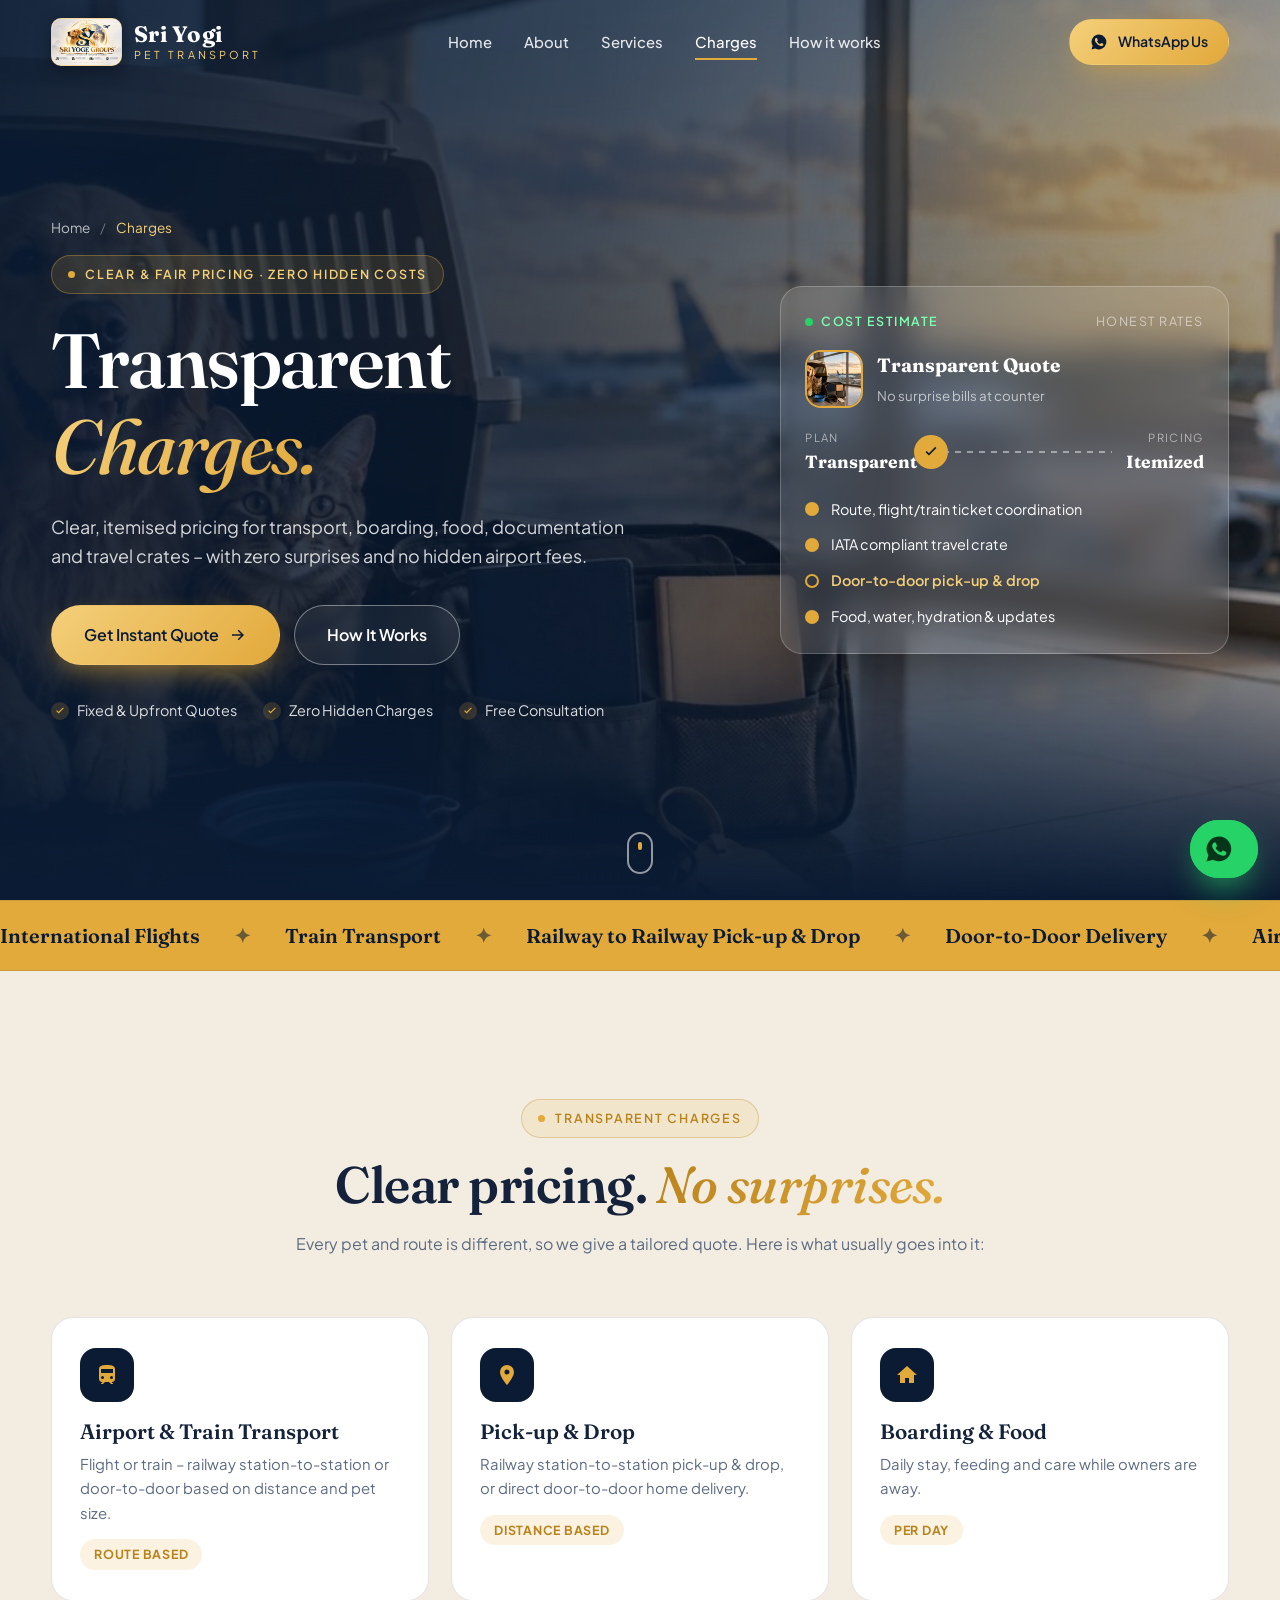
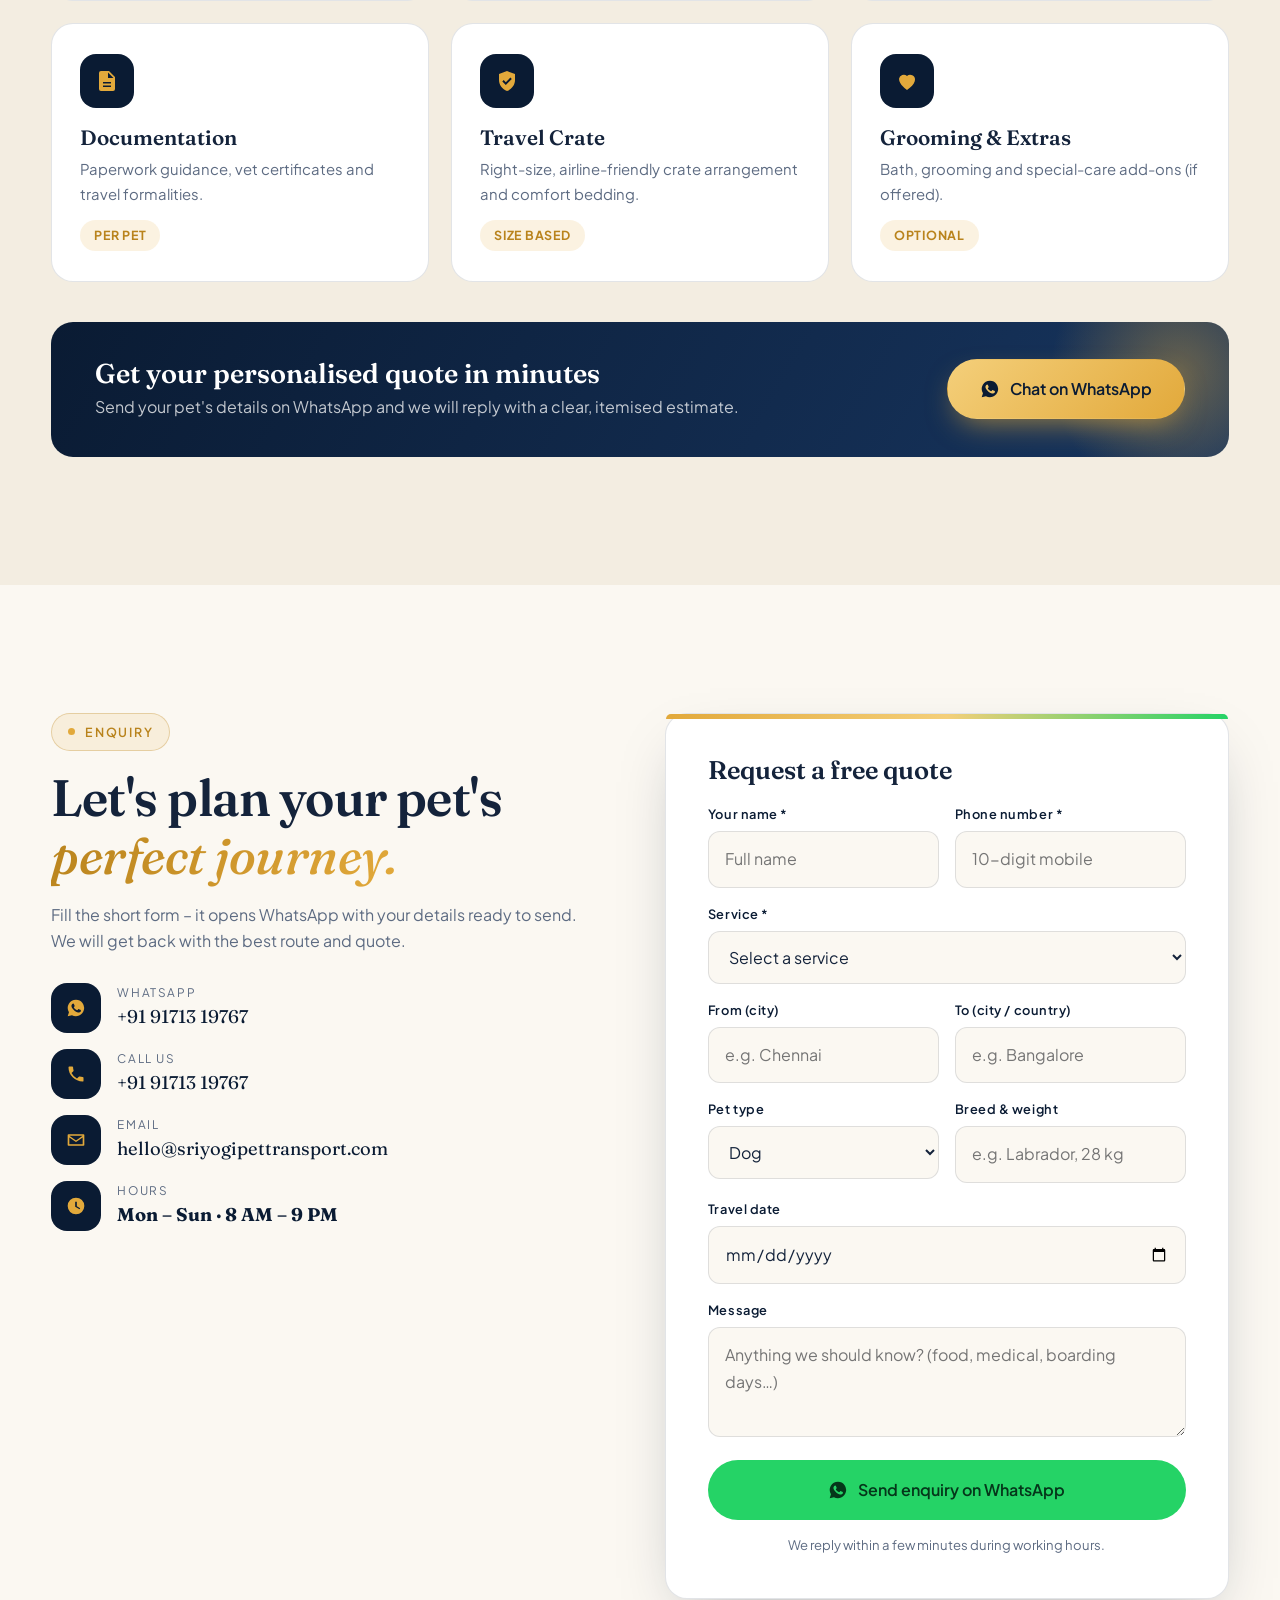
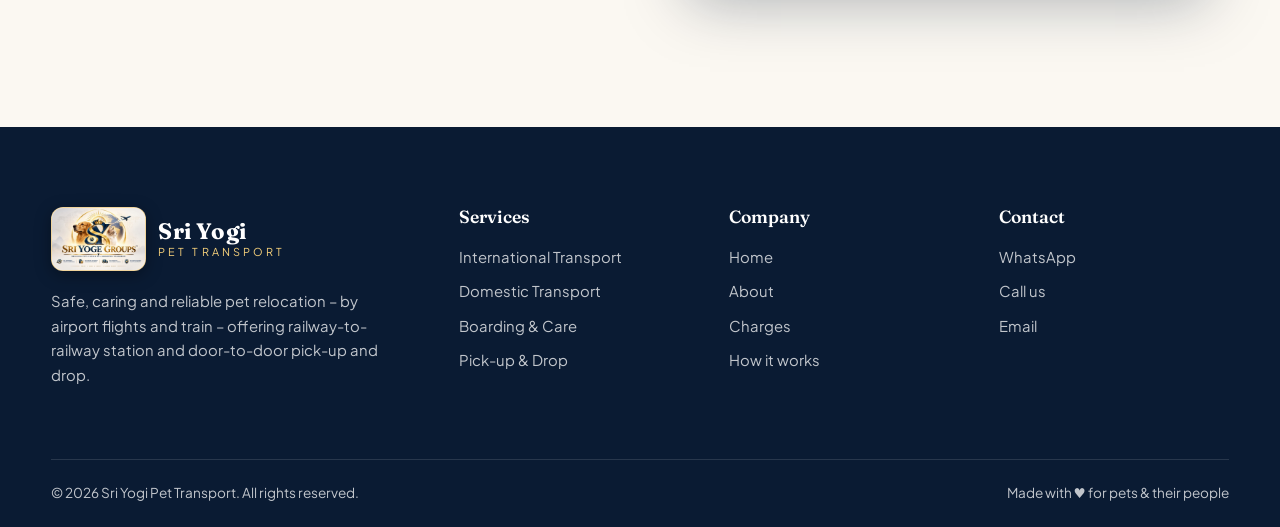
<file: charges.html>
<!DOCTYPE html>
<html lang="en">
<head>
  <meta charset="UTF-8" />
  <meta name="viewport" content="width=device-width, initial-scale=1" />
  <title>Charges | Sri Yogi Pet Transport</title>
  <meta name="description" content="Sri Yogi Pet Transport – railway station-to-station and door-to-door pet relocation for dogs and cats. International airport flights, domestic train transport, boarding and crates across India." />
  <meta name="theme-color" content="#0a1b33" />
  <link rel="preconnect" href="https://fonts.googleapis.com" />
  <link rel="preconnect" href="https://fonts.gstatic.com" crossorigin />
  <link href="https://fonts.googleapis.com/css2?family=Fraunces:opsz,wght@9..144,400;9..144,600;9..144,700&family=Plus+Jakarta+Sans:wght@400;500;600;700&display=swap" rel="stylesheet" />
  <link rel="stylesheet" href="css/style.css" />
</head>
<body data-page="charges.html">

  <!-- Preloader -->
  <div class="preloader" id="preloader" aria-hidden="true">
    <div class="preloader__inner">
      <svg class="preloader__paw" viewBox="0 0 64 64" width="72" height="72"><use href="#i-paw"/></svg>
      <span class="preloader__text">Sri Yogi Pet Transport</span>
      <div class="preloader__bar"><i></i></div>
    </div>
  </div>

  <!-- SVG icon sprite -->
  <svg width="0" height="0" style="position:absolute" aria-hidden="true">
    <defs>
      <symbol id="i-paw" viewBox="0 0 64 64"><g fill="currentColor"><ellipse cx="14" cy="28" rx="6" ry="8" transform="rotate(-18 14 28)"/><ellipse cx="26" cy="15" rx="6" ry="8.5" transform="rotate(-6 26 15)"/><ellipse cx="40" cy="15" rx="6" ry="8.5" transform="rotate(6 40 15)"/><ellipse cx="52" cy="28" rx="6" ry="8" transform="rotate(18 52 28)"/><path d="M32 29c-9 0-18 10-18 18 0 6 4.5 9 10 9 3.2 0 5.2-1.3 8-1.3s4.8 1.3 8 1.3c5.5 0 10-3 10-9 0-8-9-18-18-18z"/></g></symbol>
      <symbol id="i-plane" viewBox="0 0 24 24"><path fill="currentColor" d="M21 16v-2l-8-5V3.5a1.5 1.5 0 0 0-3 0V9l-8 5v2l8-2.5V19l-2 1.5V22l3.5-1 3.5 1v-1.5L13 19v-5.5z"/></symbol>
      <symbol id="i-train" viewBox="0 0 24 24"><path fill="currentColor" d="M12 2C8 2 4 2.5 4 6v9.5A3.5 3.5 0 0 0 7.5 19L6 20.5V21h2l2-2h4l2 2h2v-.5L16.5 19a3.5 3.5 0 0 0 3.5-3.5V6c0-3.5-4-4-8-4zM7.5 16a1.5 1.5 0 1 1 0-3 1.5 1.5 0 0 1 0 3zm9 0a1.5 1.5 0 1 1 0-3 1.5 1.5 0 0 1 0 3zM18 10H6V6h12z"/></symbol>
      <symbol id="i-van" viewBox="0 0 24 24"><path fill="currentColor" d="M3 6a2 2 0 0 1 2-2h9a2 2 0 0 1 2 2v2h2.6a2 2 0 0 1 1.6.8l1.8 2.4c.2.3.4.7.4 1.1V17a1 1 0 0 1-1 1h-1.1a3 3 0 0 1-5.8 0H9.9a3 3 0 0 1-5.8 0H3zm13 4v2h4.5L19 10zM7 17.2a1.2 1.2 0 1 0 0 2.4 1.2 1.2 0 0 0 0-2.4zm10 0a1.2 1.2 0 1 0 0 2.4 1.2 1.2 0 0 0 0-2.4z"/></symbol>
      <symbol id="i-home" viewBox="0 0 24 24"><path fill="currentColor" d="M12 3 2 12h3v8h5v-5h4v5h5v-8h3z"/></symbol>
      <symbol id="i-shield" viewBox="0 0 24 24"><path fill="currentColor" d="M12 2 4 5v6c0 5 3.4 9.3 8 11 4.6-1.7 8-6 8-11V5zm-1.2 14-3.5-3.5 1.4-1.4 2.1 2.1 4.6-4.6 1.4 1.4z"/></symbol>
      <symbol id="i-pin" viewBox="0 0 24 24"><path fill="currentColor" d="M12 2a7 7 0 0 0-7 7c0 5.2 7 13 7 13s7-7.8 7-13a7 7 0 0 0-7-7zm0 9.5A2.5 2.5 0 1 1 12 6.500a2.5 2.5 0 0 1 0 5z"/></symbol>
      <symbol id="i-doc" viewBox="0 0 24 24"><path fill="currentColor" d="M6 2h8l6 6v12a2 2 0 0 1-2 2H6a2 2 0 0 1-2-2V4a2 2 0 0 1 2-2zm7 1.5V9h5.500zM8 13v1.500h8V13zm0 3.500V18h8v-1.500z"/></symbol>
      <symbol id="i-heart" viewBox="0 0 24 24"><path fill="currentColor" d="M12 21s-8-5.200-8-11.200A4.800 4.800 0 0 1 12 7a4.800 4.800 0 0 1 8 3.800C20 15.800 12 21 12 21z"/></symbol>
      <symbol id="i-clock" viewBox="0 0 24 24"><path fill="currentColor" d="M12 2a10 10 0 1 0 0 20 10 10 0 0 0 0-20zm1 5v5.400l4 2.300-.8 1.300L11 13V7z"/></symbol>
      <symbol id="i-phone" viewBox="0 0 24 24"><path fill="currentColor" d="M6.600 10.800a15 15 0 0 0 6.600 6.600l2.200-2.200a1 1 0 0 1 1-.25c1.100.37 2.300.57 3.600.57a1 1 0 0 1 1 1V20a1 1 0 0 1-1 1A17 17 0 0 1 3 4a1 1 0 0 1 1-1h3.500a1 1 0 0 1 1 1c0 1.300.2 2.500.57 3.600a1 1 0 0 1-.25 1z"/></symbol>
      <symbol id="i-mail" viewBox="0 0 24 24"><path fill="currentColor" d="M3 5h18a1 1 0 0 1 1 1v12a1 1 0 0 1-1 1H3a1 1 0 0 1-1-1V6a1 1 0 0 1 1-1zm9 7.500L20 7H4zm0 2L4 9v8h16V9z"/></symbol>
      <symbol id="i-wa" viewBox="0 0 24 24"><path fill="currentColor" d="M12.040 2a9.900 9.900 0 0 0-8.500 15l-1.500 5 5.100-1.400A9.900 9.900 0 1 0 12.040 2zm5.800 14c-.25.700-1.400 1.300-1.900 1.350-.5.050-1 .25-3.400-.7-2.900-1.150-4.700-4.100-4.850-4.300-.15-.2-1.150-1.500-1.150-2.900s.75-2.050 1-2.350c.25-.3.550-.35.750-.35h.55c.2 0 .45-.05.65.5.25.55.8 1.900.85 2.050.05.15.1.3 0 .5-.1.200-.15.300-.3.500-.15.150-.3.350-.45.500-.15.150-.3.300-.15.600.15.300.7 1.150 1.500 1.850 1 .9 1.900 1.200 2.200 1.350.3.150.45.100.65-.1.150-.2.700-.8.900-1.100.2-.3.400-.25.650-.15.250.1 1.650.8 1.950.95.300.15.500.2.550.3.100.1.100.55-.15 1.250z"/></symbol>
      <symbol id="i-check" viewBox="0 0 24 24"><path fill="currentColor" d="m9.500 16.200-4-4 1.400-1.400 2.600 2.600 7.600-7.600 1.400 1.400z"/></symbol>
      <symbol id="i-arrow" viewBox="0 0 24 24"><path fill="currentColor" d="M13 5l7 7-7 7-1.400-1.400L16.200 13H4v-2h12.200l-4.600-4.600z"/></symbol>
    </defs>
  </svg>

  <!-- Header -->
  <header class="nav" id="nav">
    <div class="container nav__inner">
      <a href="index.html" class="brand" aria-label="Sri Yogi Pet Transport – Home">
        <img src="images/logo.jpg" alt="Sri Yoge Groups Logo" class="brand__logo" />
        <span class="brand__text"><strong>Sri Yogi</strong><small>Pet Transport</small></span>
      </a>
      <nav class="nav__links" id="navLinks" aria-label="Primary">
        <a href="index.html">Home</a><a href="about.html">About</a><a href="services.html">Services</a><a href="charges.html" class="is-active">Charges</a><a href="how-it-works.html">How it works</a>
        <a href="https://wa.me/919171319767" class="nav__cta-mobile" data-wa-link target="_blank" rel="noopener"><svg width="18" height="18"><use href="#i-wa"/></svg> WhatsApp Us</a>
      </nav>
      <div class="nav__actions">
        <a href="https://wa.me/919171319767" class="btn btn--gold btn--sm" data-wa-link target="_blank" rel="noopener">
          <svg width="18" height="18"><use href="#i-wa"/></svg> WhatsApp Us
        </a>
        <button class="burger" id="burger" aria-label="Menu" aria-expanded="false"><span></span><span></span><span></span></button>
      </div>
    </div>
  </header>

  <main>
    <section class="hero" id="home">
      <div class="hero__slides" aria-hidden="true">
        <div class="hero__slide is-active" style="background-image:url('images/travel-kit.jpg')"></div>
        <div class="hero__slide" style="background-image:url('images/dest-newyork.jpg')"></div>
        <div class="hero__slide" style="background-image:url('images/dest-toronto.jpg')"></div>
        <div class="hero__slide" style="background-image:url('images/pickup-ready.jpg')"></div>
      </div>
      <div class="hero__overlay"></div>
      <div class="hero__glow"></div>

      <div class="container hero__inner">
        <div class="hero__content">
          <nav class="crumbs crumbs--hero"><a href="index.html">Home</a><i>/</i><span>Charges</span></nav>
          <span class="eyebrow reveal"><i></i> Clear &amp; Fair Pricing · Zero Hidden Costs</span>
          <h1 class="hero__title reveal" data-delay="1">Transparent<br><em>Charges.</em></h1>
          <p class="hero__lead reveal" data-delay="2">
            Clear, itemised pricing for transport, boarding, food, documentation and travel crates – with zero surprises and no hidden airport fees.
          </p>
          <div class="hero__btns reveal" data-delay="3">
            <a href="#contact" class="btn btn--gold btn--lg">Get Instant Quote <svg width="18" height="18"><use href="#i-arrow"/></svg></a>
            <a href="how-it-works.html" class="btn btn--ghost btn--lg">How It Works</a>
          </div>
          <ul class="hero__trust reveal" data-delay="4">
            <li><svg width="18" height="18"><use href="#i-check"/></svg> Fixed &amp; Upfront Quotes</li>
            <li><svg width="18" height="18"><use href="#i-check"/></svg> Zero Hidden Charges</li>
            <li><svg width="18" height="18"><use href="#i-check"/></svg> Free Consultation</li>
          </ul>
        </div>

        <aside class="journey-card reveal" data-delay="3" aria-label="Transparent pricing tracker">
          <div class="journey-card__head">
            <span class="live"><i></i> Cost Estimate</span>
            <span class="journey-card__id">Honest Rates</span>
          </div>
          <div class="journey-card__pet">
            <img src="images/travel-kit.jpg" alt="Pet travel kit" />
            <div><strong>Transparent Quote</strong><small>No surprise bills at counter</small></div>
          </div>
          <div class="journey-card__route">
            <div><small>Plan</small><strong>Transparent</strong></div>
            <div class="journey-card__line"><span class="journey-card__van"><svg width="20" height="20"><use href="#i-check"/></svg></span></div>
            <div class="r"><small>Pricing</small><strong>Itemized</strong></div>
          </div>
          <ul class="steps-mini">
            <li class="done"><i></i> Route, flight/train ticket coordination</li>
            <li class="done"><i></i> IATA compliant travel crate</li>
            <li class="now"><i></i> Door-to-door pick-up &amp; drop</li>
            <li class="done"><i></i> Food, water, hydration &amp; updates</li>
          </ul>
        </aside>
      </div>

      <a href="#charges" class="scroll-hint" aria-label="Scroll down"><span></span></a>
    </section>

    <div class="marquee" aria-hidden="true">
      <div class="marquee__track">
        <span>International Flights</span><b>✦</b><span>Train Transport</span><b>✦</b><span>Railway to Railway Pick-up &amp; Drop</span><b>✦</b><span>Door-to-Door Delivery</span><b>✦</b><span>Airport Transfers</span><b>✦</b><span>Pet Boarding &amp; Care</span><b>✦</b>
        <span>International Flights</span><b>✦</b><span>Train Transport</span><b>✦</b><span>Railway to Railway Pick-up &amp; Drop</span><b>✦</b><span>Door-to-Door Delivery</span><b>✦</b><span>Airport Transfers</span><b>✦</b><span>Pet Boarding &amp; Care</span><b>✦</b>
      </div>
    </div>

    <section class="section charges" id="charges">
      <div class="container">
        <div class="section__head center">
          <span class="eyebrow eyebrow--dark reveal"><i></i> Transparent Charges</span>
          <h2 class="h2 reveal">Clear pricing. <em>No surprises.</em></h2>
          <p class="reveal">Every pet and route is different, so we give a tailored quote. Here is what usually goes into it:</p>
        </div>

        <div class="charge-grid">
          <div class="charge reveal"><span class="charge__ic"><svg width="24" height="24"><use href="#i-train"/></svg></span><h3>Airport &amp; Train Transport</h3><p>Flight or train – railway station-to-station or door-to-door based on distance and pet size.</p><b>Route based</b></div>
          <div class="charge reveal" data-delay="1"><span class="charge__ic"><svg width="24" height="24"><use href="#i-pin"/></svg></span><h3>Pick-up &amp; Drop</h3><p>Railway station-to-station pick-up &amp; drop, or direct door-to-door home delivery.</p><b>Distance based</b></div>
          <div class="charge reveal" data-delay="2"><span class="charge__ic"><svg width="24" height="24"><use href="#i-home"/></svg></span><h3>Boarding &amp; Food</h3><p>Daily stay, feeding and care while owners are away.</p><b>Per day</b></div>
          <div class="charge reveal" data-delay="3"><span class="charge__ic"><svg width="24" height="24"><use href="#i-doc"/></svg></span><h3>Documentation</h3><p>Paperwork guidance, vet certificates and travel formalities.</p><b>Per pet</b></div>
          <div class="charge reveal" data-delay="4"><span class="charge__ic"><svg width="24" height="24"><use href="#i-shield"/></svg></span><h3>Travel Crate</h3><p>Right-size, airline-friendly crate arrangement and comfort bedding.</p><b>Size based</b></div>
          <div class="charge reveal" data-delay="5"><span class="charge__ic"><svg width="24" height="24"><use href="#i-heart"/></svg></span><h3>Grooming &amp; Extras</h3><p>Bath, grooming and special-care add-ons (if offered).</p><b>Optional</b></div>
        </div>

        <div class="cta-band reveal">
          <div>
            <h3>Get your personalised quote in minutes</h3>
            <p>Send your pet's details on WhatsApp and we will reply with a clear, itemised estimate.</p>
          </div>
          <a href="https://wa.me/919171319767" class="btn btn--gold btn--lg" data-wa-link target="_blank" rel="noopener"><svg width="20" height="20"><use href="#i-wa"/></svg> Chat on WhatsApp</a>
        </div>
      </div>
    </section>

    <section class="section contact" id="contact">
      <div class="container contact__grid">
        <div class="contact__info">
          <span class="eyebrow eyebrow--dark reveal"><i></i> Enquiry</span>
          <h2 class="h2 reveal">Let's plan your pet's <em>perfect journey.</em></h2>
          <p class="reveal">Fill the short form – it opens WhatsApp with your details ready to send. We will get back with the best route and quote.</p>

          <ul class="contact__list reveal">
            <li><span><svg width="20" height="20"><use href="#i-wa"/></svg></span><div><small>WhatsApp</small><a href="https://wa.me/919171319767" data-wa-link data-wa-text target="_blank" rel="noopener">+91 91713 19767</a></div></li>
            <li><span><svg width="20" height="20"><use href="#i-phone"/></svg></span><div><small>Call us</small><a href="tel:+919171319767" data-phone-link data-phone-text>+91 91713 19767</a></div></li>
            <li><span><svg width="20" height="20"><use href="#i-mail"/></svg></span><div><small>Email</small><a href="#" data-mail-link data-mail-text>hello@sriyogipettransport.com</a></div></li>
            <li><span><svg width="20" height="20"><use href="#i-clock"/></svg></span><div><small>Hours</small><b>Mon – Sun · 8 AM – 9 PM</b></div></li>
          </ul>
        </div>

        <form class="form reveal" id="enquiryForm" novalidate>
          <h3>Request a free quote</h3>
          <div class="field-row">
            <label class="field"><span>Your name *</span><input type="text" name="name" required placeholder="Full name" /></label>
            <label class="field"><span>Phone number *</span><input type="tel" name="phone" required placeholder="10-digit mobile" /></label>
          </div>
          <label class="field"><span>Service *</span>
            <select name="service" id="serviceSelect" required>
              <option value="">Select a service</option>
              <option>International Pet Transportation</option>
              <option>Domestic Pet Transportation</option>
              <option>Pet Boarding &amp; Care</option>
              <option>Pet Pick-up &amp; Drop</option>
            </select>
          </label>
          <div class="field-row">
            <label class="field"><span>From (city)</span><input type="text" name="from" placeholder="e.g. Chennai" /></label>
            <label class="field"><span>To (city / country)</span><input type="text" name="to" placeholder="e.g. Bangalore" /></label>
          </div>
          <div class="field-row">
            <label class="field"><span>Pet type</span>
              <select name="pet"><option>Dog</option><option>Cat</option></select>
            </label>
            <label class="field"><span>Breed &amp; weight</span><input type="text" name="breed" placeholder="e.g. Labrador, 28 kg" /></label>
          </div>
          <label class="field"><span>Travel date</span><input type="date" name="date" /></label>
          <label class="field"><span>Message</span><textarea name="msg" rows="3" placeholder="Anything we should know? (food, medical, boarding days…)"></textarea></label>
          <button type="submit" class="btn btn--wa btn--lg btn--block"><svg width="20" height="20"><use href="#i-wa"/></svg> Send enquiry on WhatsApp</button>
          <p class="form__note" id="formNote">We reply within a few minutes during working hours.</p>
        </form>
      </div>
    </section>
  </main>

  <!-- FOOTER -->
  <footer class="footer">
    <div class="container footer__grid">
      <div class="footer__brand">
        <a href="index.html" class="brand brand--light"><img src="images/logo.jpg" alt="Sri Yoge Groups Logo" class="brand__logo brand__logo--footer" /><span class="brand__text"><strong>Sri Yogi</strong><small>Pet Transport</small></span></a>
        <p>Safe, caring and reliable pet relocation – by airport flights and train – offering railway-to-railway station and door-to-door pick-up and drop.</p>
      </div>
      <div><h4>Services</h4><ul><li><a href="services.html">International Transport</a></li><li><a href="services.html">Domestic Transport</a></li><li><a href="services.html">Boarding &amp; Care</a></li><li><a href="services.html">Pick-up &amp; Drop</a></li></ul></div>
      <div><h4>Company</h4><ul><li><a href="index.html">Home</a></li><li><a href="about.html">About</a></li><li><a href="charges.html">Charges</a></li><li><a href="how-it-works.html">How it works</a></li></ul></div>
      <div><h4>Contact</h4><ul><li><a href="https://wa.me/919171319767" data-wa-link target="_blank" rel="noopener">WhatsApp</a></li><li><a href="tel:+919171319767" data-phone-link>Call us</a></li><li><a href="#" data-mail-link>Email</a></li></ul></div>
    </div>
    <div class="container footer__bar"><span>© <span id="year"></span> Sri Yogi Pet Transport. All rights reserved.</span><span>Made with ♥ for pets &amp; their people</span></div>
  </footer>

  <a href="https://wa.me/919171319767" class="wa-float" data-wa-link aria-label="Chat on WhatsApp" target="_blank" rel="noopener"><svg width="30" height="30"><use href="#i-wa"/></svg><span>Chat with us</span></a>
  <button class="to-top" id="toTop" aria-label="Back to top"><svg width="20" height="20" style="transform:rotate(-90deg)"><use href="#i-arrow"/></svg></button>

  <script src="js/main.js"></script>
</body>
</html>
</file>
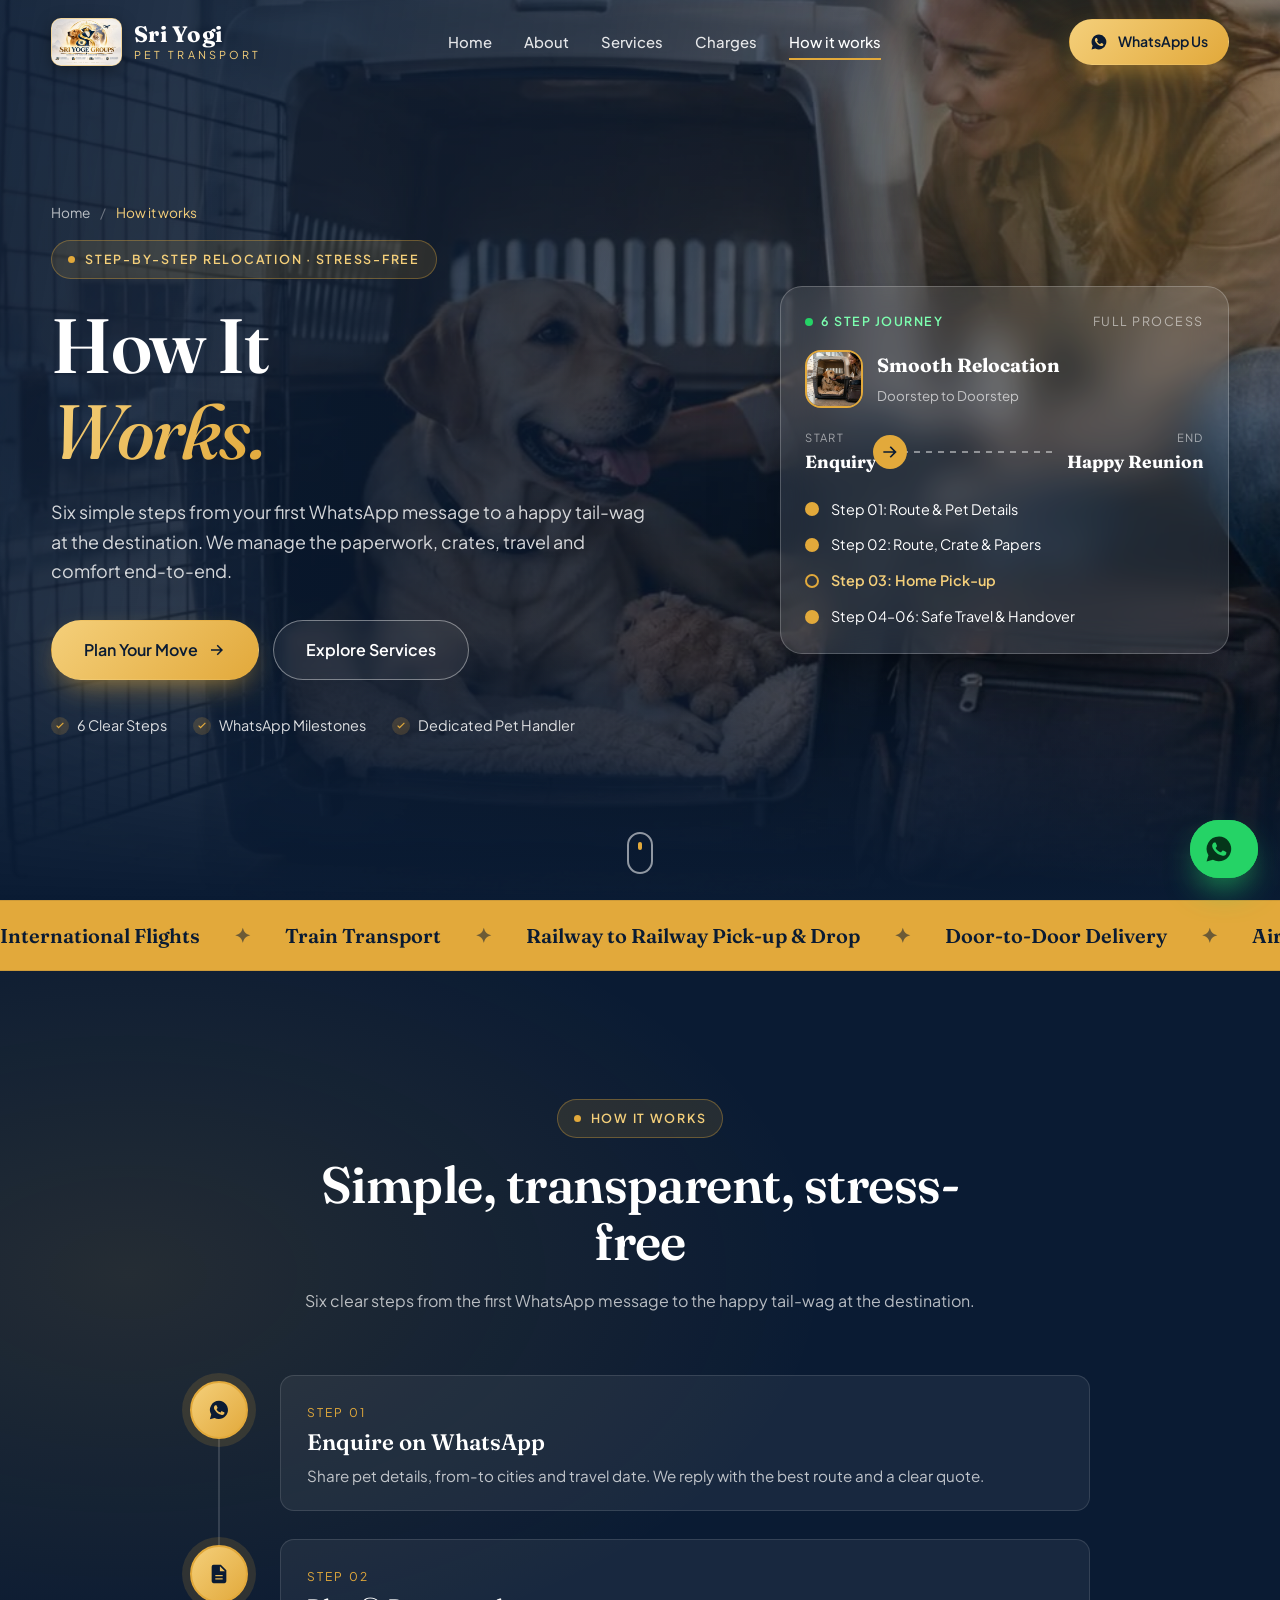
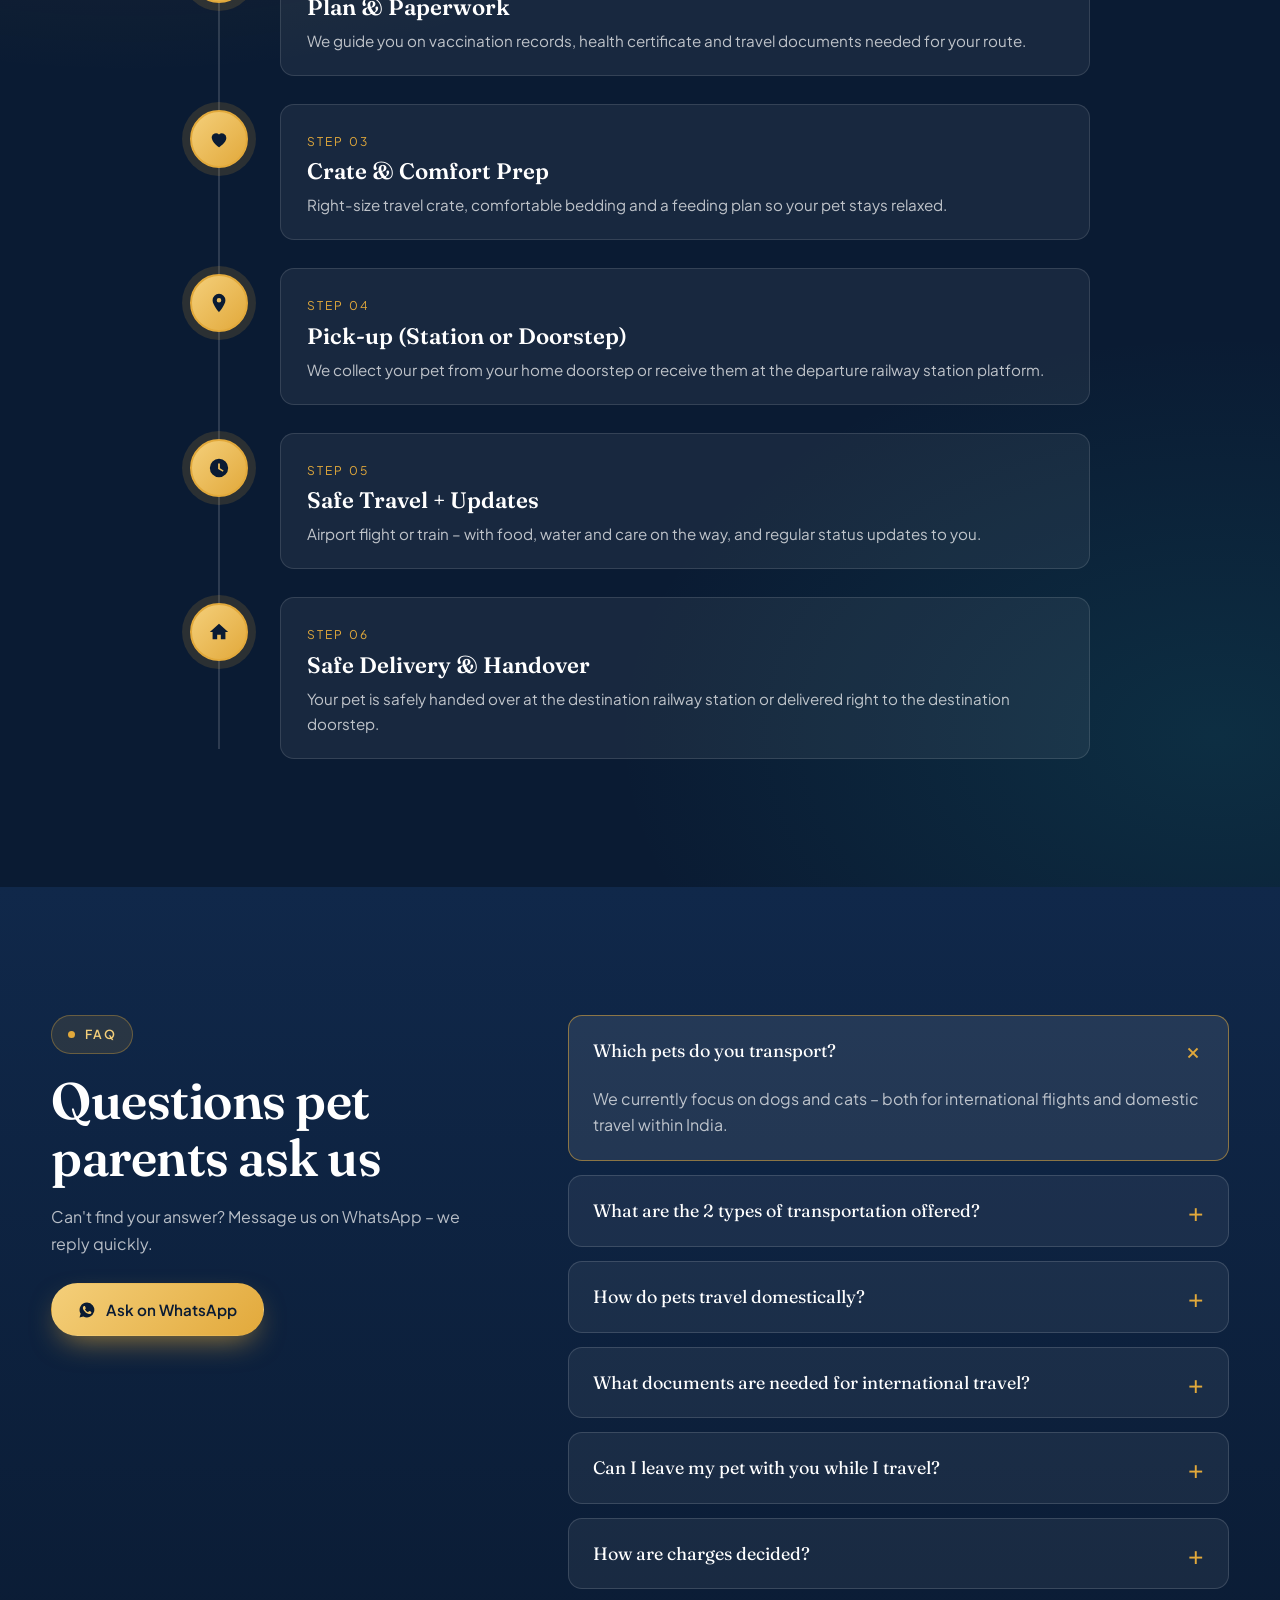
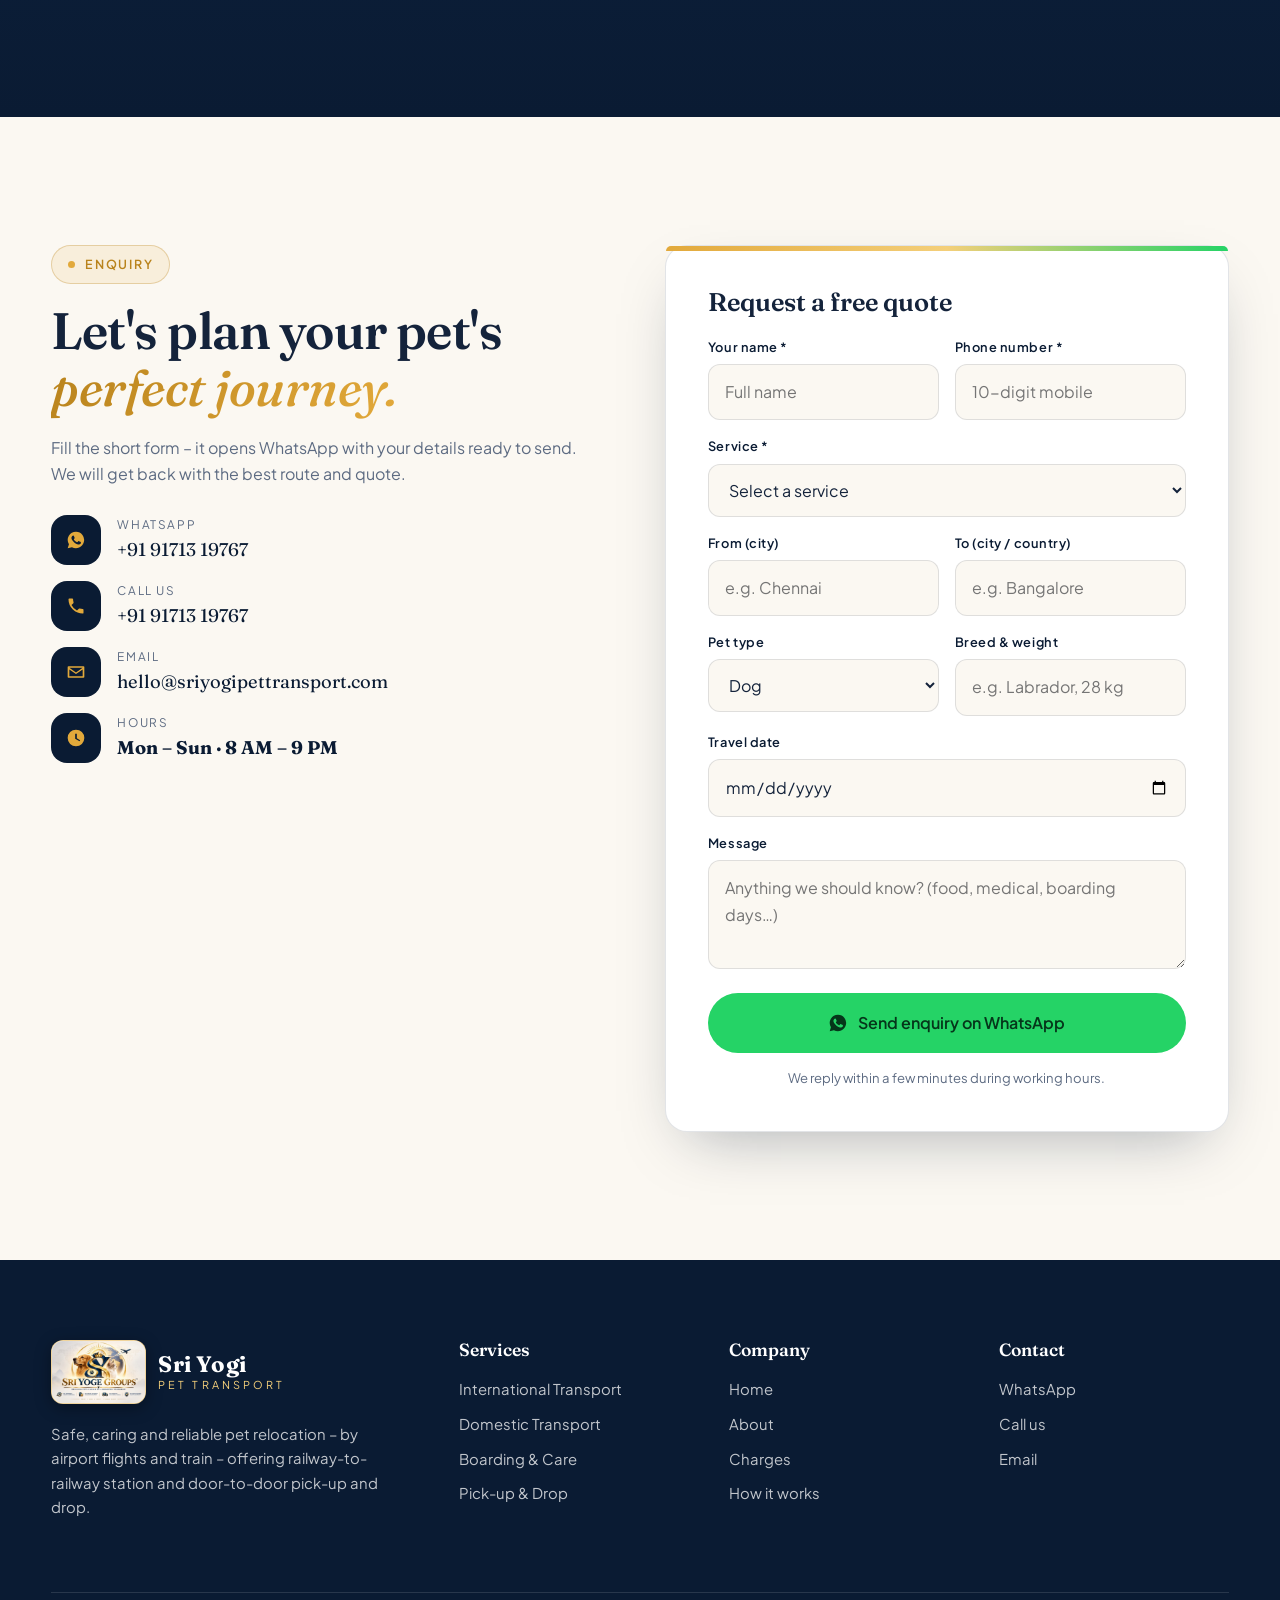
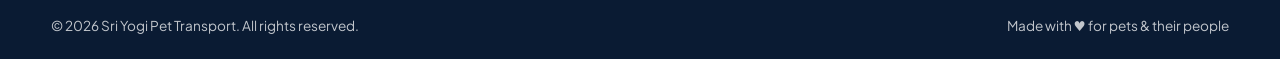
<file: how-it-works.html>
<!DOCTYPE html>
<html lang="en">
<head>
  <meta charset="UTF-8" />
  <meta name="viewport" content="width=device-width, initial-scale=1" />
  <title>How It Works | Sri Yogi Pet Transport</title>
  <meta name="description" content="Sri Yogi Pet Transport – railway station-to-station and door-to-door pet relocation for dogs and cats. International airport flights, domestic train transport, boarding and crates across India." />
  <meta name="theme-color" content="#0a1b33" />
  <link rel="preconnect" href="https://fonts.googleapis.com" />
  <link rel="preconnect" href="https://fonts.gstatic.com" crossorigin />
  <link href="https://fonts.googleapis.com/css2?family=Fraunces:opsz,wght@9..144,400;9..144,600;9..144,700&family=Plus+Jakarta+Sans:wght@400;500;600;700&display=swap" rel="stylesheet" />
  <link rel="stylesheet" href="css/style.css" />
</head>
<body data-page="how-it-works.html">

  <!-- Preloader -->
  <div class="preloader" id="preloader" aria-hidden="true">
    <div class="preloader__inner">
      <svg class="preloader__paw" viewBox="0 0 64 64" width="72" height="72"><use href="#i-paw"/></svg>
      <span class="preloader__text">Sri Yogi Pet Transport</span>
      <div class="preloader__bar"><i></i></div>
    </div>
  </div>

  <!-- SVG icon sprite -->
  <svg width="0" height="0" style="position:absolute" aria-hidden="true">
    <defs>
      <symbol id="i-paw" viewBox="0 0 64 64"><g fill="currentColor"><ellipse cx="14" cy="28" rx="6" ry="8" transform="rotate(-18 14 28)"/><ellipse cx="26" cy="15" rx="6" ry="8.5" transform="rotate(-6 26 15)"/><ellipse cx="40" cy="15" rx="6" ry="8.5" transform="rotate(6 40 15)"/><ellipse cx="52" cy="28" rx="6" ry="8" transform="rotate(18 52 28)"/><path d="M32 29c-9 0-18 10-18 18 0 6 4.5 9 10 9 3.2 0 5.2-1.3 8-1.3s4.8 1.3 8 1.3c5.5 0 10-3 10-9 0-8-9-18-18-18z"/></g></symbol>
      <symbol id="i-plane" viewBox="0 0 24 24"><path fill="currentColor" d="M21 16v-2l-8-5V3.5a1.5 1.5 0 0 0-3 0V9l-8 5v2l8-2.5V19l-2 1.5V22l3.5-1 3.5 1v-1.5L13 19v-5.5z"/></symbol>
      <symbol id="i-train" viewBox="0 0 24 24"><path fill="currentColor" d="M12 2C8 2 4 2.5 4 6v9.5A3.5 3.5 0 0 0 7.5 19L6 20.5V21h2l2-2h4l2 2h2v-.5L16.5 19a3.5 3.5 0 0 0 3.5-3.5V6c0-3.5-4-4-8-4zM7.5 16a1.5 1.5 0 1 1 0-3 1.5 1.5 0 0 1 0 3zm9 0a1.5 1.5 0 1 1 0-3 1.5 1.5 0 0 1 0 3zM18 10H6V6h12z"/></symbol>
      <symbol id="i-van" viewBox="0 0 24 24"><path fill="currentColor" d="M3 6a2 2 0 0 1 2-2h9a2 2 0 0 1 2 2v2h2.6a2 2 0 0 1 1.6.8l1.8 2.4c.2.3.4.7.4 1.1V17a1 1 0 0 1-1 1h-1.1a3 3 0 0 1-5.8 0H9.9a3 3 0 0 1-5.8 0H3zm13 4v2h4.5L19 10zM7 17.2a1.2 1.2 0 1 0 0 2.4 1.2 1.2 0 0 0 0-2.4zm10 0a1.2 1.2 0 1 0 0 2.4 1.2 1.2 0 0 0 0-2.4z"/></symbol>
      <symbol id="i-home" viewBox="0 0 24 24"><path fill="currentColor" d="M12 3 2 12h3v8h5v-5h4v5h5v-8h3z"/></symbol>
      <symbol id="i-shield" viewBox="0 0 24 24"><path fill="currentColor" d="M12 2 4 5v6c0 5 3.4 9.3 8 11 4.6-1.7 8-6 8-11V5zm-1.2 14-3.5-3.5 1.4-1.4 2.1 2.1 4.6-4.6 1.4 1.4z"/></symbol>
      <symbol id="i-pin" viewBox="0 0 24 24"><path fill="currentColor" d="M12 2a7 7 0 0 0-7 7c0 5.2 7 13 7 13s7-7.8 7-13a7 7 0 0 0-7-7zm0 9.5A2.5 2.5 0 1 1 12 6.500a2.5 2.5 0 0 1 0 5z"/></symbol>
      <symbol id="i-doc" viewBox="0 0 24 24"><path fill="currentColor" d="M6 2h8l6 6v12a2 2 0 0 1-2 2H6a2 2 0 0 1-2-2V4a2 2 0 0 1 2-2zm7 1.5V9h5.500zM8 13v1.500h8V13zm0 3.500V18h8v-1.500z"/></symbol>
      <symbol id="i-heart" viewBox="0 0 24 24"><path fill="currentColor" d="M12 21s-8-5.200-8-11.200A4.800 4.800 0 0 1 12 7a4.800 4.800 0 0 1 8 3.800C20 15.800 12 21 12 21z"/></symbol>
      <symbol id="i-clock" viewBox="0 0 24 24"><path fill="currentColor" d="M12 2a10 10 0 1 0 0 20 10 10 0 0 0 0-20zm1 5v5.400l4 2.300-.8 1.300L11 13V7z"/></symbol>
      <symbol id="i-phone" viewBox="0 0 24 24"><path fill="currentColor" d="M6.600 10.800a15 15 0 0 0 6.600 6.600l2.200-2.200a1 1 0 0 1 1-.25c1.100.37 2.300.57 3.600.57a1 1 0 0 1 1 1V20a1 1 0 0 1-1 1A17 17 0 0 1 3 4a1 1 0 0 1 1-1h3.500a1 1 0 0 1 1 1c0 1.300.2 2.500.57 3.600a1 1 0 0 1-.25 1z"/></symbol>
      <symbol id="i-mail" viewBox="0 0 24 24"><path fill="currentColor" d="M3 5h18a1 1 0 0 1 1 1v12a1 1 0 0 1-1 1H3a1 1 0 0 1-1-1V6a1 1 0 0 1 1-1zm9 7.500L20 7H4zm0 2L4 9v8h16V9z"/></symbol>
      <symbol id="i-wa" viewBox="0 0 24 24"><path fill="currentColor" d="M12.040 2a9.900 9.900 0 0 0-8.500 15l-1.500 5 5.100-1.400A9.900 9.900 0 1 0 12.040 2zm5.800 14c-.25.700-1.400 1.300-1.900 1.350-.5.050-1 .25-3.400-.7-2.900-1.150-4.700-4.100-4.850-4.300-.15-.2-1.150-1.500-1.150-2.900s.75-2.050 1-2.350c.25-.3.550-.35.750-.35h.55c.2 0 .45-.05.65.5.25.55.8 1.900.85 2.050.05.15.1.3 0 .5-.1.200-.15.300-.3.500-.15.150-.3.350-.45.500-.15.150-.3.300-.15.600.15.300.7 1.150 1.500 1.850 1 .9 1.900 1.200 2.200 1.350.3.150.45.100.65-.1.150-.2.700-.8.900-1.100.2-.3.400-.25.650-.15.250.1 1.650.8 1.950.95.300.15.500.2.550.3.100.1.100.55-.15 1.250z"/></symbol>
      <symbol id="i-check" viewBox="0 0 24 24"><path fill="currentColor" d="m9.500 16.200-4-4 1.400-1.400 2.600 2.600 7.600-7.600 1.400 1.400z"/></symbol>
      <symbol id="i-arrow" viewBox="0 0 24 24"><path fill="currentColor" d="M13 5l7 7-7 7-1.400-1.400L16.200 13H4v-2h12.200l-4.600-4.600z"/></symbol>
    </defs>
  </svg>

  <!-- Header -->
  <header class="nav" id="nav">
    <div class="container nav__inner">
      <a href="index.html" class="brand" aria-label="Sri Yogi Pet Transport – Home">
        <img src="images/logo.jpg" alt="Sri Yoge Groups Logo" class="brand__logo" />
        <span class="brand__text"><strong>Sri Yogi</strong><small>Pet Transport</small></span>
      </a>
      <nav class="nav__links" id="navLinks" aria-label="Primary">
        <a href="index.html">Home</a><a href="about.html">About</a><a href="services.html">Services</a><a href="charges.html">Charges</a><a href="how-it-works.html" class="is-active">How it works</a>
        <a href="https://wa.me/919171319767" class="nav__cta-mobile" data-wa-link target="_blank" rel="noopener"><svg width="18" height="18"><use href="#i-wa"/></svg> WhatsApp Us</a>
      </nav>
      <div class="nav__actions">
        <a href="https://wa.me/919171319767" class="btn btn--gold btn--sm" data-wa-link target="_blank" rel="noopener">
          <svg width="18" height="18"><use href="#i-wa"/></svg> WhatsApp Us
        </a>
        <button class="burger" id="burger" aria-label="Menu" aria-expanded="false"><span></span><span></span><span></span></button>
      </div>
    </div>
  </header>

  <main>
    <section class="hero" id="home">
      <div class="hero__slides" aria-hidden="true">
        <div class="hero__slide is-active" style="background-image:url('images/airport-handover.jpg')"></div>
        <div class="hero__slide" style="background-image:url('images/consultation.jpg')"></div>
        <div class="hero__slide" style="background-image:url('images/pickup-ready.jpg')"></div>
      </div>
      <div class="hero__overlay"></div>
      <div class="hero__glow"></div>

      <div class="container hero__inner">
        <div class="hero__content">
          <nav class="crumbs crumbs--hero"><a href="index.html">Home</a><i>/</i><span>How it works</span></nav>
          <span class="eyebrow reveal"><i></i> Step-by-Step Relocation · Stress-Free</span>
          <h1 class="hero__title reveal" data-delay="1">How It<br><em>Works.</em></h1>
          <p class="hero__lead reveal" data-delay="2">
            Six simple steps from your first WhatsApp message to a happy tail-wag at the destination. We manage the paperwork, crates, travel and comfort end-to-end.
          </p>
          <div class="hero__btns reveal" data-delay="3">
            <a href="#contact" class="btn btn--gold btn--lg">Plan Your Move <svg width="18" height="18"><use href="#i-arrow"/></svg></a>
            <a href="services.html" class="btn btn--ghost btn--lg">Explore Services</a>
          </div>
          <ul class="hero__trust reveal" data-delay="4">
            <li><svg width="18" height="18"><use href="#i-check"/></svg> 6 Clear Steps</li>
            <li><svg width="18" height="18"><use href="#i-check"/></svg> WhatsApp Milestones</li>
            <li><svg width="18" height="18"><use href="#i-check"/></svg> Dedicated Pet Handler</li>
          </ul>
        </div>

        <aside class="journey-card reveal" data-delay="3" aria-label="Step-by-step relocation tracker">
          <div class="journey-card__head">
            <span class="live"><i></i> 6 Step Journey</span>
            <span class="journey-card__id">Full Process</span>
          </div>
          <div class="journey-card__pet">
            <img src="images/airport-handover.jpg" alt="Airport handover and reunion" />
            <div><strong>Smooth Relocation</strong><small>Doorstep to Doorstep</small></div>
          </div>
          <div class="journey-card__route">
            <div><small>Start</small><strong>Enquiry</strong></div>
            <div class="journey-card__line"><span class="journey-card__van"><svg width="20" height="20"><use href="#i-arrow"/></svg></span></div>
            <div class="r"><small>End</small><strong>Happy Reunion</strong></div>
          </div>
          <ul class="steps-mini">
            <li class="done"><i></i> Step 01: Route &amp; Pet Details</li>
            <li class="done"><i></i> Step 02: Route, Crate &amp; Papers</li>
            <li class="now"><i></i> Step 03: Home Pick-up</li>
            <li class="done"><i></i> Step 04–06: Safe Travel &amp; Handover</li>
          </ul>
        </aside>
      </div>

      <a href="#process" class="scroll-hint" aria-label="Scroll down"><span></span></a>
    </section>

    <div class="marquee" aria-hidden="true">
      <div class="marquee__track">
        <span>International Flights</span><b>✦</b><span>Train Transport</span><b>✦</b><span>Railway to Railway Pick-up &amp; Drop</span><b>✦</b><span>Door-to-Door Delivery</span><b>✦</b><span>Airport Transfers</span><b>✦</b><span>Pet Boarding &amp; Care</span><b>✦</b>
        <span>International Flights</span><b>✦</b><span>Train Transport</span><b>✦</b><span>Railway to Railway Pick-up &amp; Drop</span><b>✦</b><span>Door-to-Door Delivery</span><b>✦</b><span>Airport Transfers</span><b>✦</b><span>Pet Boarding &amp; Care</span><b>✦</b>
      </div>
    </div>

    <section class="section process" id="process">
      <div class="container">
        <div class="section__head center">
          <span class="eyebrow reveal"><i></i> How it works</span>
          <h2 class="h2 h2--light reveal">Simple, transparent, stress-free</h2>
          <p class="reveal">Six clear steps from the first WhatsApp message to the happy tail-wag at the destination.</p>
        </div>

        <div class="timeline">
          <div class="timeline__line"><i id="timelineFill"></i></div>

          <div class="tl-item reveal">
            <span class="tl-dot"><svg width="22" height="22"><use href="#i-wa"/></svg></span>
            <div class="tl-card"><span>Step 01</span><h3>Enquire on WhatsApp</h3><p>Share pet details, from-to cities and travel date. We reply with the best route and a clear quote.</p></div>
          </div>
          <div class="tl-item reveal">
            <span class="tl-dot"><svg width="22" height="22"><use href="#i-doc"/></svg></span>
            <div class="tl-card"><span>Step 02</span><h3>Plan &amp; Paperwork</h3><p>We guide you on vaccination records, health certificate and travel documents needed for your route.</p></div>
          </div>
          <div class="tl-item reveal">
            <span class="tl-dot"><svg width="22" height="22"><use href="#i-heart"/></svg></span>
            <div class="tl-card"><span>Step 03</span><h3>Crate &amp; Comfort Prep</h3><p>Right-size travel crate, comfortable bedding and a feeding plan so your pet stays relaxed.</p></div>
          </div>
          <div class="tl-item reveal">
            <span class="tl-dot"><svg width="22" height="22"><use href="#i-pin"/></svg></span>
            <div class="tl-card"><span>Step 04</span><h3>Pick-up (Station or Doorstep)</h3><p>We collect your pet from your home doorstep or receive them at the departure railway station platform.</p></div>
          </div>
          <div class="tl-item reveal">
            <span class="tl-dot"><svg width="22" height="22"><use href="#i-clock"/></svg></span>
            <div class="tl-card"><span>Step 05</span><h3>Safe Travel + Updates</h3><p>Airport flight or train – with food, water and care on the way, and regular status updates to you.</p></div>
          </div>
          <div class="tl-item reveal">
            <span class="tl-dot"><svg width="22" height="22"><use href="#i-home"/></svg></span>
            <div class="tl-card"><span>Step 06</span><h3>Safe Delivery &amp; Handover</h3><p>Your pet is safely handed over at the destination railway station or delivered right to the destination doorstep.</p></div>
          </div>
        </div>
      </div>
    </section>

    <section class="section faq" id="faq">
      <div class="container faq__grid">
        <div class="faq__head">
          <span class="eyebrow reveal"><i></i> FAQ</span>
          <h2 class="h2 h2--light reveal">Questions pet parents ask us</h2>
          <p class="reveal">Can't find your answer? Message us on WhatsApp – we reply quickly.</p>
          <a href="https://wa.me/919171319767" class="btn btn--gold reveal" data-wa-link target="_blank" rel="noopener"><svg width="18" height="18"><use href="#i-wa"/></svg> Ask on WhatsApp</a>
        </div>
        <div class="faq__list">
          <details class="reveal" open><summary>Which pets do you transport?</summary><p>We currently focus on dogs and cats – both for international flights and domestic travel within India.</p></details>
          <details class="reveal"><summary>What are the 2 types of transportation offered?</summary><p>We provide 2 dedicated travel options: <strong>1. Railway station railway-to-railway pick-up &amp; drop</strong> (we receive your pet at the departure platform and hand over at the arrival station), and <strong>2. Door-to-door pick-up &amp; drop</strong> (we collect from your home and deliver directly to the recipient's doorstep via train or airport transfer).</p></details>
          <details class="reveal"><summary>How do pets travel domestically?</summary><p>Domestic travel is by train (in reserved AC cabins or ventilated guard compartments with bedding, food, water and care). We do not transport by road.</p></details>
          <details class="reveal"><summary>What documents are needed for international travel?</summary><p>Requirements depend on the destination country and airline – typically vaccination records, a vet health certificate and import permits. We guide you through the full list once we know the route.</p></details>
          <details class="reveal"><summary>Can I leave my pet with you while I travel?</summary><p>Yes. Our boarding &amp; care service covers accommodation, feeding and daily care, with photo and video updates on request.</p></details>
          <details class="reveal"><summary>How are charges decided?</summary><p>Charges depend on route, mode of transport, pet size, crate, boarding days and documentation. Send us the details and you will get an itemised quote.</p></details>
        </div>
      </div>
    </section>

    <section class="section contact" id="contact">
      <div class="container contact__grid">
        <div class="contact__info">
          <span class="eyebrow eyebrow--dark reveal"><i></i> Enquiry</span>
          <h2 class="h2 reveal">Let's plan your pet's <em>perfect journey.</em></h2>
          <p class="reveal">Fill the short form – it opens WhatsApp with your details ready to send. We will get back with the best route and quote.</p>

          <ul class="contact__list reveal">
            <li><span><svg width="20" height="20"><use href="#i-wa"/></svg></span><div><small>WhatsApp</small><a href="https://wa.me/919171319767" data-wa-link data-wa-text target="_blank" rel="noopener">+91 91713 19767</a></div></li>
            <li><span><svg width="20" height="20"><use href="#i-phone"/></svg></span><div><small>Call us</small><a href="tel:+919171319767" data-phone-link data-phone-text>+91 91713 19767</a></div></li>
            <li><span><svg width="20" height="20"><use href="#i-mail"/></svg></span><div><small>Email</small><a href="#" data-mail-link data-mail-text>hello@sriyogipettransport.com</a></div></li>
            <li><span><svg width="20" height="20"><use href="#i-clock"/></svg></span><div><small>Hours</small><b>Mon – Sun · 8 AM – 9 PM</b></div></li>
          </ul>
        </div>

        <form class="form reveal" id="enquiryForm" novalidate>
          <h3>Request a free quote</h3>
          <div class="field-row">
            <label class="field"><span>Your name *</span><input type="text" name="name" required placeholder="Full name" /></label>
            <label class="field"><span>Phone number *</span><input type="tel" name="phone" required placeholder="10-digit mobile" /></label>
          </div>
          <label class="field"><span>Service *</span>
            <select name="service" id="serviceSelect" required>
              <option value="">Select a service</option>
              <option>International Pet Transportation</option>
              <option>Domestic Pet Transportation</option>
              <option>Pet Boarding &amp; Care</option>
              <option>Pet Pick-up &amp; Drop</option>
            </select>
          </label>
          <div class="field-row">
            <label class="field"><span>From (city)</span><input type="text" name="from" placeholder="e.g. Chennai" /></label>
            <label class="field"><span>To (city / country)</span><input type="text" name="to" placeholder="e.g. Bangalore" /></label>
          </div>
          <div class="field-row">
            <label class="field"><span>Pet type</span>
              <select name="pet"><option>Dog</option><option>Cat</option></select>
            </label>
            <label class="field"><span>Breed &amp; weight</span><input type="text" name="breed" placeholder="e.g. Labrador, 28 kg" /></label>
          </div>
          <label class="field"><span>Travel date</span><input type="date" name="date" /></label>
          <label class="field"><span>Message</span><textarea name="msg" rows="3" placeholder="Anything we should know? (food, medical, boarding days…)"></textarea></label>
          <button type="submit" class="btn btn--wa btn--lg btn--block"><svg width="20" height="20"><use href="#i-wa"/></svg> Send enquiry on WhatsApp</button>
          <p class="form__note" id="formNote">We reply within a few minutes during working hours.</p>
        </form>
      </div>
    </section>
  </main>

  <!-- FOOTER -->
  <footer class="footer">
    <div class="container footer__grid">
      <div class="footer__brand">
        <a href="index.html" class="brand brand--light"><img src="images/logo.jpg" alt="Sri Yoge Groups Logo" class="brand__logo brand__logo--footer" /><span class="brand__text"><strong>Sri Yogi</strong><small>Pet Transport</small></span></a>
        <p>Safe, caring and reliable pet relocation – by airport flights and train – offering railway-to-railway station and door-to-door pick-up and drop.</p>
      </div>
      <div><h4>Services</h4><ul><li><a href="services.html">International Transport</a></li><li><a href="services.html">Domestic Transport</a></li><li><a href="services.html">Boarding &amp; Care</a></li><li><a href="services.html">Pick-up &amp; Drop</a></li></ul></div>
      <div><h4>Company</h4><ul><li><a href="index.html">Home</a></li><li><a href="about.html">About</a></li><li><a href="charges.html">Charges</a></li><li><a href="how-it-works.html">How it works</a></li></ul></div>
      <div><h4>Contact</h4><ul><li><a href="https://wa.me/919171319767" data-wa-link target="_blank" rel="noopener">WhatsApp</a></li><li><a href="tel:+919171319767" data-phone-link>Call us</a></li><li><a href="#" data-mail-link>Email</a></li></ul></div>
    </div>
    <div class="container footer__bar"><span>© <span id="year"></span> Sri Yogi Pet Transport. All rights reserved.</span><span>Made with ♥ for pets &amp; their people</span></div>
  </footer>

  <a href="https://wa.me/919171319767" class="wa-float" data-wa-link aria-label="Chat on WhatsApp" target="_blank" rel="noopener"><svg width="30" height="30"><use href="#i-wa"/></svg><span>Chat with us</span></a>
  <button class="to-top" id="toTop" aria-label="Back to top"><svg width="20" height="20" style="transform:rotate(-90deg)"><use href="#i-arrow"/></svg></button>

  <script src="js/main.js"></script>
</body>
</html>
</file>
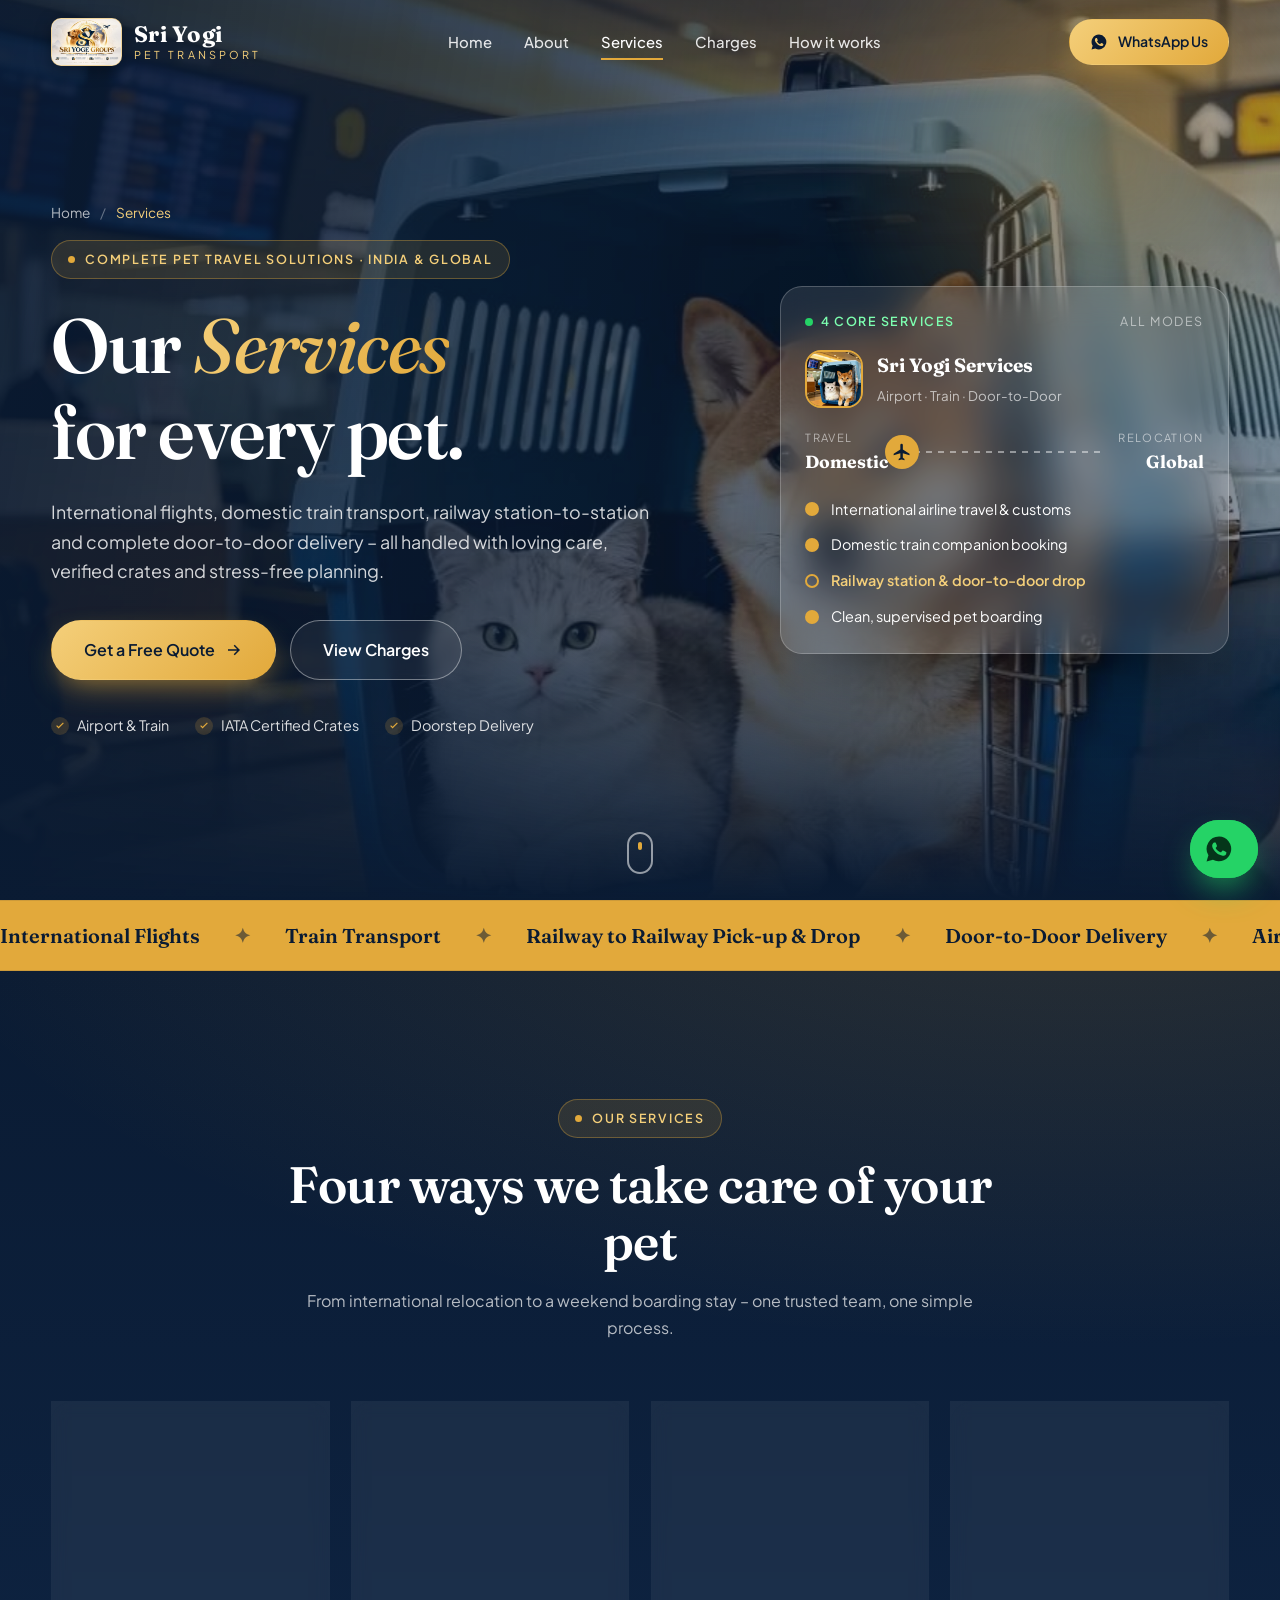
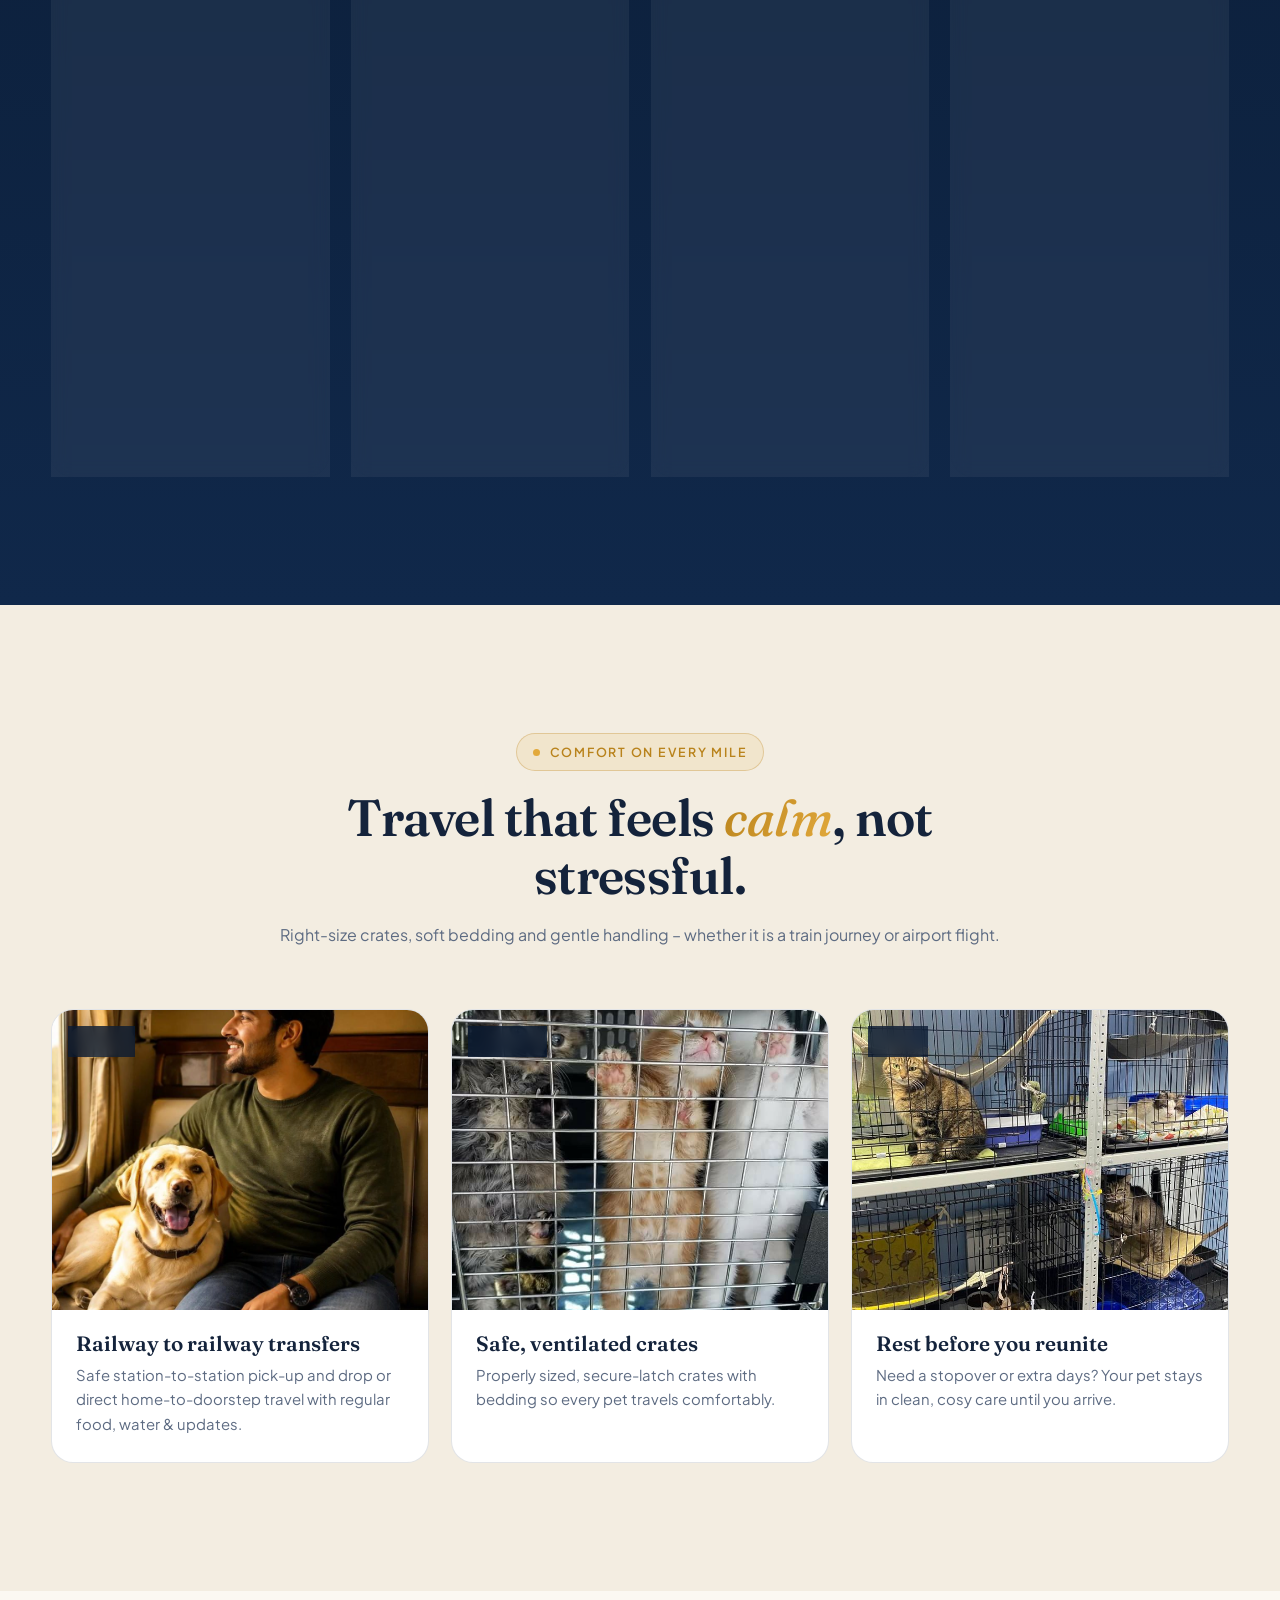
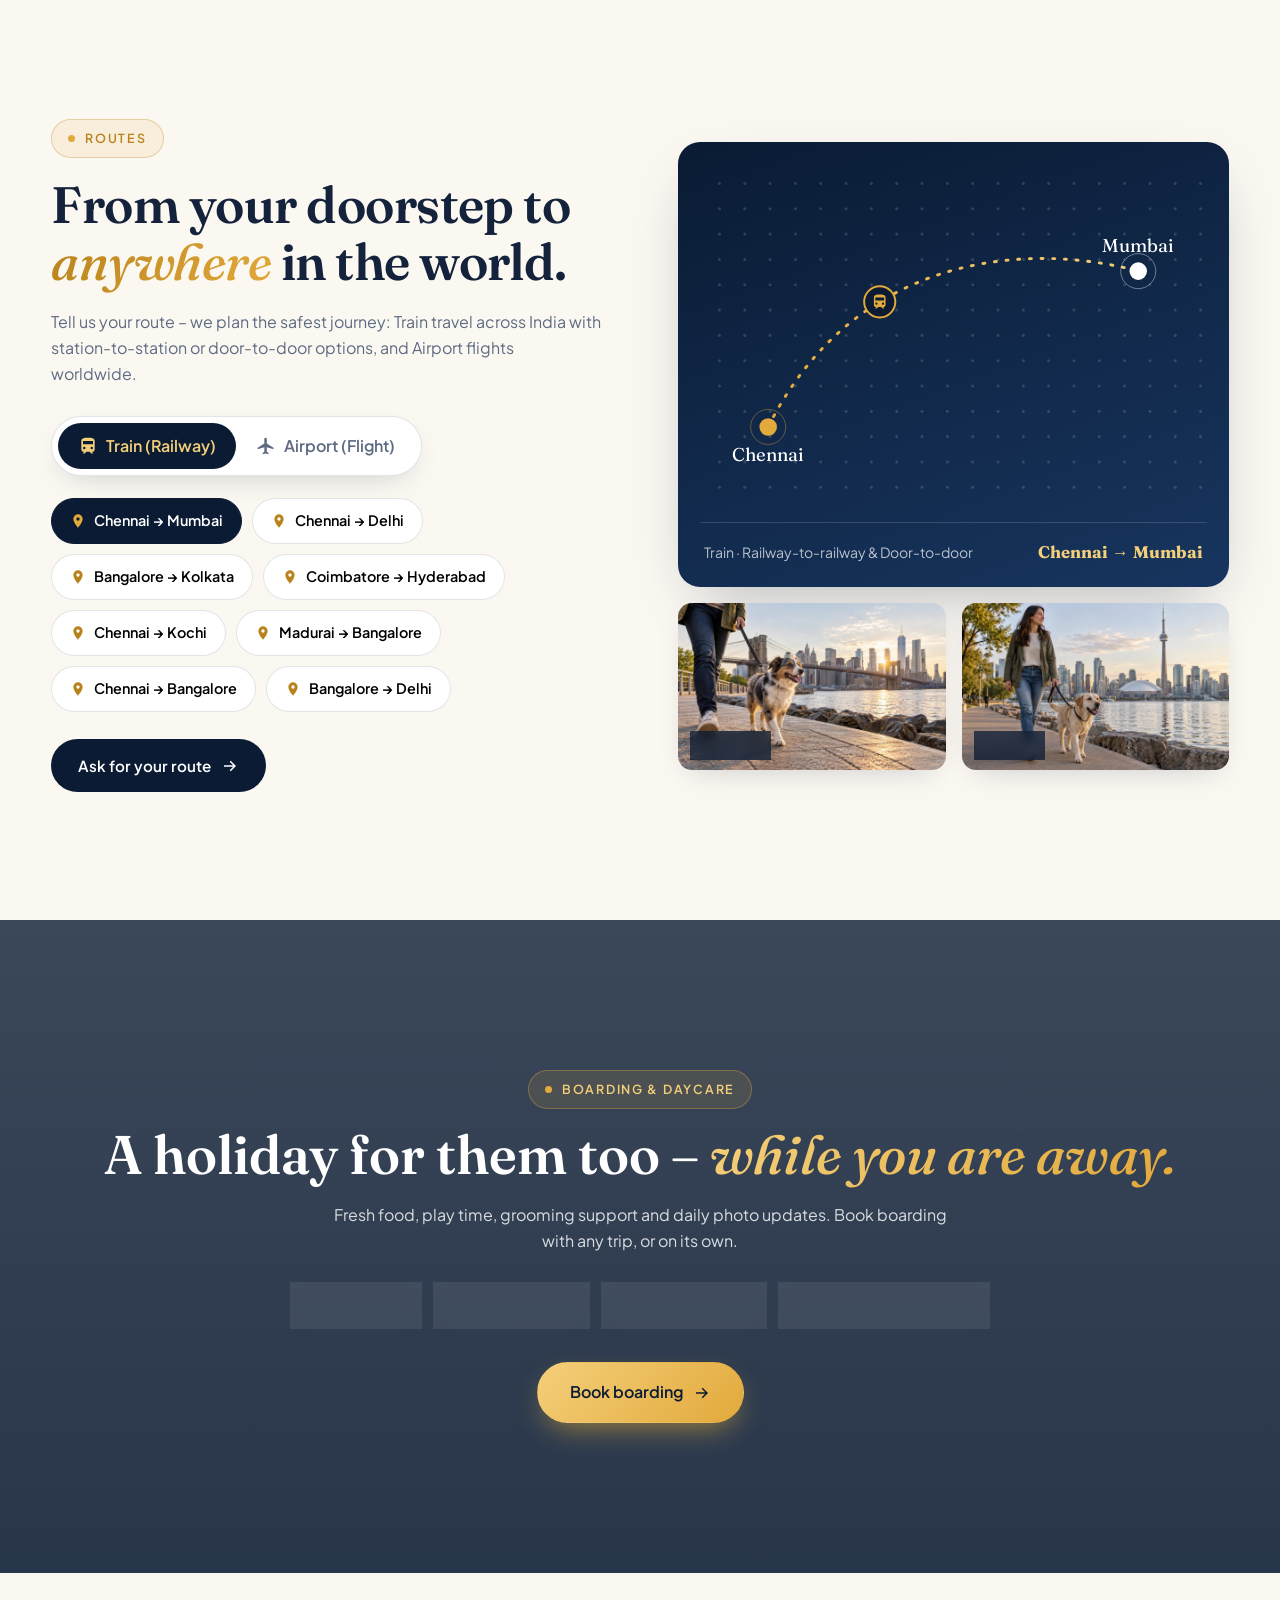
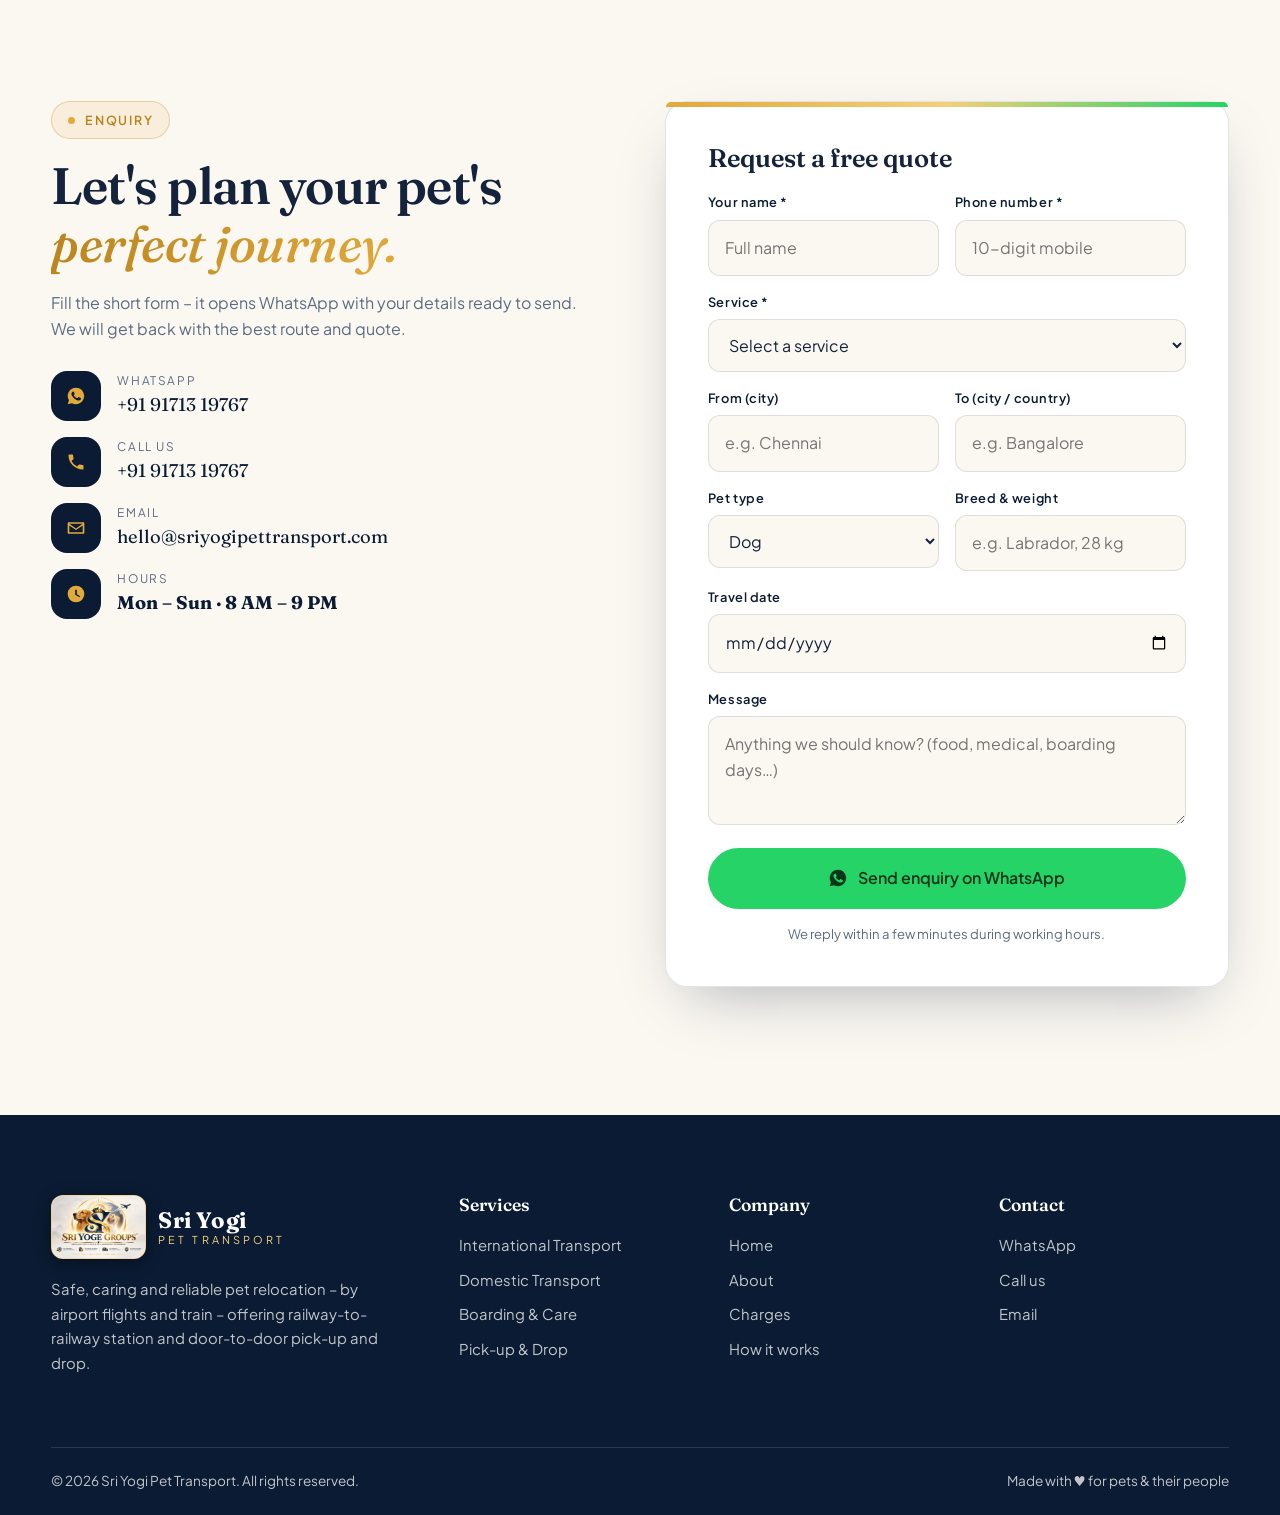
<file: services.html>
<!DOCTYPE html>
<html lang="en">
<head>
  <meta charset="UTF-8" />
  <meta name="viewport" content="width=device-width, initial-scale=1" />
  <title>Our Services | Sri Yogi Pet Transport</title>
  <meta name="description" content="Sri Yogi Pet Transport – door-to-door and railway station pick-up &amp; drop for dogs and cats. International flights, domestic train transport, boarding, crates and paperwork assistance." />
  <meta name="theme-color" content="#0a1b33" />
  <link rel="preconnect" href="https://fonts.googleapis.com" />
  <link rel="preconnect" href="https://fonts.gstatic.com" crossorigin />
  <link href="https://fonts.googleapis.com/css2?family=Fraunces:opsz,wght@9..144,400;9..144,600;9..144,700&family=Plus+Jakarta+Sans:wght@400;500;600;700&display=swap" rel="stylesheet" />
  <link rel="stylesheet" href="css/style.css" />
</head>
<body data-page="services.html">

  <!-- Preloader -->
  <div class="preloader" id="preloader" aria-hidden="true">
    <div class="preloader__inner">
      <svg class="preloader__paw" viewBox="0 0 64 64" width="72" height="72"><use href="#i-paw"/></svg>
      <span class="preloader__text">Sri Yogi Pet Transport</span>
      <div class="preloader__bar"><i></i></div>
    </div>
  </div>

  <!-- SVG icon sprite -->
  <svg width="0" height="0" style="position:absolute" aria-hidden="true">
    <defs>
      <symbol id="i-paw" viewBox="0 0 64 64"><g fill="currentColor"><ellipse cx="14" cy="28" rx="6" ry="8" transform="rotate(-18 14 28)"/><ellipse cx="26" cy="15" rx="6" ry="8.5" transform="rotate(-6 26 15)"/><ellipse cx="40" cy="15" rx="6" ry="8.5" transform="rotate(6 40 15)"/><ellipse cx="52" cy="28" rx="6" ry="8" transform="rotate(18 52 28)"/><path d="M32 29c-9 0-18 10-18 18 0 6 4.5 9 10 9 3.2 0 5.2-1.3 8-1.3s4.8 1.3 8 1.3c5.5 0 10-3 10-9 0-8-9-18-18-18z"/></g></symbol>
      <symbol id="i-plane" viewBox="0 0 24 24"><path fill="currentColor" d="M21 16v-2l-8-5V3.5a1.5 1.5 0 0 0-3 0V9l-8 5v2l8-2.5V19l-2 1.5V22l3.5-1 3.5 1v-1.5L13 19v-5.5z"/></symbol>
      <symbol id="i-train" viewBox="0 0 24 24"><path fill="currentColor" d="M12 2C8 2 4 2.5 4 6v9.5A3.5 3.5 0 0 0 7.5 19L6 20.5V21h2l2-2h4l2 2h2v-.5L16.5 19a3.5 3.5 0 0 0 3.5-3.5V6c0-3.5-4-4-8-4zM7.5 16a1.5 1.5 0 1 1 0-3 1.5 1.5 0 0 1 0 3zm9 0a1.5 1.5 0 1 1 0-3 1.5 1.5 0 0 1 0 3zM18 10H6V6h12z"/></symbol>
      <symbol id="i-van" viewBox="0 0 24 24"><path fill="currentColor" d="M3 6a2 2 0 0 1 2-2h9a2 2 0 0 1 2 2v2h2.6a2 2 0 0 1 1.6.8l1.8 2.4c.2.3.4.7.4 1.1V17a1 1 0 0 1-1 1h-1.1a3 3 0 0 1-5.8 0H9.9a3 3 0 0 1-5.8 0H3zm13 4v2h4.5L19 10zM7 17.2a1.2 1.2 0 1 0 0 2.4 1.2 1.2 0 0 0 0-2.4zm10 0a1.2 1.2 0 1 0 0 2.4 1.2 1.2 0 0 0 0-2.4z"/></symbol>
      <symbol id="i-home" viewBox="0 0 24 24"><path fill="currentColor" d="M12 3 2 12h3v8h5v-5h4v5h5v-8h3z"/></symbol>
      <symbol id="i-shield" viewBox="0 0 24 24"><path fill="currentColor" d="M12 2 4 5v6c0 5 3.4 9.3 8 11 4.6-1.7 8-6 8-11V5zm-1.2 14-3.5-3.5 1.4-1.4 2.1 2.1 4.6-4.6 1.4 1.4z"/></symbol>
      <symbol id="i-pin" viewBox="0 0 24 24"><path fill="currentColor" d="M12 2a7 7 0 0 0-7 7c0 5.2 7 13 7 13s7-7.8 7-13a7 7 0 0 0-7-7zm0 9.5A2.5 2.5 0 1 1 12 6.500a2.5 2.5 0 0 1 0 5z"/></symbol>
      <symbol id="i-doc" viewBox="0 0 24 24"><path fill="currentColor" d="M6 2h8l6 6v12a2 2 0 0 1-2 2H6a2 2 0 0 1-2-2V4a2 2 0 0 1 2-2zm7 1.5V9h5.500zM8 13v1.500h8V13zm0 3.500V18h8v-1.500z"/></symbol>
      <symbol id="i-heart" viewBox="0 0 24 24"><path fill="currentColor" d="M12 21s-8-5.200-8-11.200A4.800 4.800 0 0 1 12 7a4.800 4.800 0 0 1 8 3.800C20 15.800 12 21 12 21z"/></symbol>
      <symbol id="i-clock" viewBox="0 0 24 24"><path fill="currentColor" d="M12 2a10 10 0 1 0 0 20 10 10 0 0 0 0-20zm1 5v5.400l4 2.300-.8 1.300L11 13V7z"/></symbol>
      <symbol id="i-phone" viewBox="0 0 24 24"><path fill="currentColor" d="M6.600 10.800a15 15 0 0 0 6.600 6.600l2.200-2.200a1 1 0 0 1 1-.25c1.100.37 2.300.57 3.600.57a1 1 0 0 1 1 1V20a1 1 0 0 1-1 1A17 17 0 0 1 3 4a1 1 0 0 1 1-1h3.500a1 1 0 0 1 1 1c0 1.300.2 2.500.57 3.600a1 1 0 0 1-.25 1z"/></symbol>
      <symbol id="i-mail" viewBox="0 0 24 24"><path fill="currentColor" d="M3 5h18a1 1 0 0 1 1 1v12a1 1 0 0 1-1 1H3a1 1 0 0 1-1-1V6a1 1 0 0 1 1-1zm9 7.500L20 7H4zm0 2L4 9v8h16V9z"/></symbol>
      <symbol id="i-wa" viewBox="0 0 24 24"><path fill="currentColor" d="M12.040 2a9.900 9.900 0 0 0-8.500 15l-1.500 5 5.100-1.400A9.900 9.900 0 1 0 12.040 2zm5.800 14c-.25.700-1.400 1.300-1.900 1.350-.5.050-1 .25-3.400-.7-2.900-1.150-4.700-4.100-4.850-4.300-.15-.2-1.150-1.500-1.150-2.900s.75-2.050 1-2.350c.25-.3.550-.35.750-.35h.55c.2 0 .45-.05.65.5.25.55.8 1.900.85 2.050.05.15.1.3 0 .5-.1.200-.15.300-.3.500-.15.150-.3.350-.45.500-.15.150-.3.300-.15.600.15.300.7 1.150 1.500 1.850 1 .9 1.900 1.200 2.200 1.350.3.150.45.100.65-.1.150-.2.700-.8.900-1.100.2-.3.400-.25.650-.15.250.1 1.650.8 1.950.95.300.15.500.2.550.3.100.1.100.55-.15 1.250z"/></symbol>
      <symbol id="i-check" viewBox="0 0 24 24"><path fill="currentColor" d="m9.500 16.200-4-4 1.400-1.400 2.600 2.600 7.600-7.600 1.400 1.400z"/></symbol>
      <symbol id="i-arrow" viewBox="0 0 24 24"><path fill="currentColor" d="M13 5l7 7-7 7-1.400-1.400L16.200 13H4v-2h12.200l-4.600-4.600z"/></symbol>
    </defs>
  </svg>

  <!-- Header -->
  <header class="nav" id="nav">
    <div class="container nav__inner">
      <a href="index.html" class="brand" aria-label="Sri Yogi Pet Transport – Home">
        <img src="images/logo.jpg" alt="Sri Yoge Groups Logo" class="brand__logo" />
        <span class="brand__text"><strong>Sri Yogi</strong><small>Pet Transport</small></span>
      </a>
      <nav class="nav__links" id="navLinks" aria-label="Primary">
        <a href="index.html">Home</a><a href="about.html">About</a><a href="services.html" class="is-active">Services</a><a href="charges.html">Charges</a><a href="how-it-works.html">How it works</a>
        <a href="https://wa.me/919171319767" class="nav__cta-mobile" data-wa-link target="_blank" rel="noopener"><svg width="18" height="18"><use href="#i-wa"/></svg> WhatsApp Us</a>
      </nav>
      <div class="nav__actions">
        <a href="https://wa.me/919171319767" class="btn btn--gold btn--sm" data-wa-link target="_blank" rel="noopener">
          <svg width="18" height="18"><use href="#i-wa"/></svg> WhatsApp Us
        </a>
        <button class="burger" id="burger" aria-label="Menu" aria-expanded="false"><span></span><span></span><span></span></button>
      </div>
    </div>
  </header>

  <main>
    <section class="hero" id="home">
      <div class="hero__slides" aria-hidden="true">
        <div class="hero__slide is-active" style="background-image:url('images/intl-crate-pair.jpg')"></div>
        <div class="hero__slide" style="background-image:url('images/train-journey.jpg')"></div>
        <div class="hero__slide" style="background-image:url('images/kitten-car.jpg')"></div>
        <div class="hero__slide" style="background-image:url('images/cat-boarding.jpg')"></div>
      </div>
      <div class="hero__overlay"></div>
      <div class="hero__glow"></div>

      <div class="container hero__inner">
        <div class="hero__content">
          <nav class="crumbs crumbs--hero"><a href="index.html">Home</a><i>/</i><span>Services</span></nav>
          <span class="eyebrow reveal"><i></i> Complete Pet Travel Solutions · India &amp; Global</span>
          <h1 class="hero__title reveal" data-delay="1">Our <em>Services</em><br>for every pet.</h1>
          <p class="hero__lead reveal" data-delay="2">
            International flights, domestic train transport, railway station-to-station and complete door-to-door delivery – all handled with loving care, verified crates and stress-free planning.
          </p>
          <div class="hero__btns reveal" data-delay="3">
            <a href="#contact" class="btn btn--gold btn--lg">Get a Free Quote <svg width="18" height="18"><use href="#i-arrow"/></svg></a>
            <a href="charges.html" class="btn btn--ghost btn--lg">View Charges</a>
          </div>
          <ul class="hero__trust reveal" data-delay="4">
            <li><svg width="18" height="18"><use href="#i-check"/></svg> Airport &amp; Train</li>
            <li><svg width="18" height="18"><use href="#i-check"/></svg> IATA Certified Crates</li>
            <li><svg width="18" height="18"><use href="#i-check"/></svg> Doorstep Delivery</li>
          </ul>
        </div>

        <aside class="journey-card reveal" data-delay="3" aria-label="Services Overview">
          <div class="journey-card__head">
            <span class="live"><i></i> 4 Core Services</span>
            <span class="journey-card__id">All Modes</span>
          </div>
          <div class="journey-card__pet">
            <img src="images/intl-crate-pair.jpg" alt="International pet travel" />
            <div><strong>Sri Yogi Services</strong><small>Airport · Train · Door-to-Door</small></div>
          </div>
          <div class="journey-card__route">
            <div><small>Travel</small><strong>Domestic</strong></div>
            <div class="journey-card__line"><span class="journey-card__van"><svg width="20" height="20"><use href="#i-plane"/></svg></span></div>
            <div class="r"><small>Relocation</small><strong>Global</strong></div>
          </div>
          <ul class="steps-mini">
            <li class="done"><i></i> International airline travel &amp; customs</li>
            <li class="done"><i></i> Domestic train companion booking</li>
            <li class="now"><i></i> Railway station &amp; door-to-door drop</li>
            <li class="done"><i></i> Clean, supervised pet boarding</li>
          </ul>
        </aside>
      </div>

      <a href="#services" class="scroll-hint" aria-label="Scroll down"><span></span></a>
    </section>

    <div class="marquee" aria-hidden="true">
      <div class="marquee__track">
        <span>International Flights</span><b>✦</b><span>Train Transport</span><b>✦</b><span>Railway to Railway Pick-up &amp; Drop</span><b>✦</b><span>Door-to-Door Delivery</span><b>✦</b><span>Airport Transfers</span><b>✦</b><span>Pet Boarding &amp; Care</span><b>✦</b>
        <span>International Flights</span><b>✦</b><span>Train Transport</span><b>✦</b><span>Railway to Railway Pick-up &amp; Drop</span><b>✦</b><span>Door-to-Door Delivery</span><b>✦</b><span>Airport Transfers</span><b>✦</b><span>Pet Boarding &amp; Care</span><b>✦</b>
      </div>
    </div>

    <section class="section services" id="services">
      <div class="container">
        <div class="section__head center">
          <span class="eyebrow reveal"><i></i> Our Services</span>
          <h2 class="h2 h2--light reveal">Four ways we take care of your pet</h2>
          <p class="reveal">From international relocation to a weekend boarding stay – one trusted team, one simple process.</p>
        </div>

        <div class="cards">
          <article class="card tilt reveal">
            <div class="card__img"><img src="images/intl-crate-pair.jpg" alt="Dog and cat inside a travel crate at an airport" loading="lazy" /><span class="card__icon"><svg width="26" height="26"><use href="#i-plane"/></svg></span></div>
            <div class="card__body">
              <span class="card__num">01</span>
              <h3>International Pet Transportation</h3>
              <p>Dogs and cats – India to foreign countries and foreign countries to India.</p>
              <ul>
                <li><svg width="16" height="16"><use href="#i-check"/></svg> Flight booking coordination</li>
                <li><svg width="16" height="16"><use href="#i-check"/></svg> Travel crate arrangements</li>
                <li><svg width="16" height="16"><use href="#i-check"/></svg> Required documentation assistance</li>
                <li><svg width="16" height="16"><use href="#i-check"/></svg> Airport pick-up &amp; delivery coordination</li>
              </ul>
              <a href="#contact" class="card__link" data-service="International Pet Transportation">Enquire now <svg width="16" height="16"><use href="#i-arrow"/></svg></a>
            </div>
          </article>

          <article class="card tilt reveal" data-delay="1">
            <div class="card__img"><img src="images/train-journey.jpg" alt="Pet owner travelling by train with his Labrador" loading="lazy" /><span class="card__icon"><svg width="26" height="26"><use href="#i-train"/></svg></span></div>
            <div class="card__body">
              <span class="card__num">02</span>
              <h3>Domestic Pet Transportation</h3>
              <p>Train relocation across India – offering railway station-to-station or door-to-door delivery.</p>
              <ul>
                <li><svg width="16" height="16"><use href="#i-check"/></svg> Railway station to railway station drop</li>
                <li><svg width="16" height="16"><use href="#i-check"/></svg> Door-to-door home pick-up &amp; drop</li>
                <li><svg width="16" height="16"><use href="#i-check"/></svg> Train ticket &amp; cabin arrangement</li>
                <li><svg width="16" height="16"><use href="#i-check"/></svg> Live WhatsApp journey updates</li>
              </ul>
              <a href="#contact" class="card__link" data-service="Domestic Pet Transportation">Enquire now <svg width="16" height="16"><use href="#i-arrow"/></svg></a>
            </div>
          </article>

          <article class="card tilt reveal" data-delay="2">
            <div class="card__img"><img src="images/boarding.jpg" alt="Happy Labrador relaxing at a clean pet boarding centre" loading="lazy" /><span class="card__icon"><svg width="26" height="26"><use href="#i-home"/></svg></span></div>
            <div class="card__body">
              <span class="card__num">03</span>
              <h3>Pet Boarding &amp; Care</h3>
              <p>Going on vacation or a business trip? Leave your pet with us, safe and comfortable.</p>
              <ul>
                <li><svg width="16" height="16"><use href="#i-check"/></svg> Daily pet accommodation</li>
                <li><svg width="16" height="16"><use href="#i-check"/></svg> Food &amp; feeding</li>
                <li><svg width="16" height="16"><use href="#i-check"/></svg> Bathing &amp; grooming (if offered)</li>
                <li><svg width="16" height="16"><use href="#i-check"/></svg> Daily care &amp; photo/video updates</li>
              </ul>
              <a href="#contact" class="card__link" data-service="Pet Boarding & Care">Enquire now <svg width="16" height="16"><use href="#i-arrow"/></svg></a>
            </div>
          </article>

          <article class="card tilt reveal" data-delay="3">
            <div class="card__img"><img src="images/pickup-ready.jpg" alt="Beagle waiting with luggage and travel crate for pick-up" loading="lazy" /><span class="card__icon"><svg width="26" height="26"><use href="#i-pin"/></svg></span></div>
            <div class="card__body">
              <span class="card__num">04</span>
              <h3>Pet Pick-up &amp; Drop</h3>
              <p>2 dedicated transport types – from railway station-to-station to full doorstep delivery.</p>
              <ul>
                <li><svg width="16" height="16"><use href="#i-check"/></svg> 1. Railway station pick-up &amp; drop</li>
                <li><svg width="16" height="16"><use href="#i-check"/></svg> 2. Door-to-door pick-up &amp; drop</li>
                <li><svg width="16" height="16"><use href="#i-check"/></svg> Airport terminal pick-up &amp; handover</li>
                <li><svg width="16" height="16"><use href="#i-check"/></svg> Dedicated pet handling caregiver</li>
              </ul>
              <a href="#contact" class="card__link" data-service="Pet Pick-up & Drop">Enquire now <svg width="16" height="16"><use href="#i-arrow"/></svg></a>
            </div>
          </article>
        </div>
      </div>
    </section>

    <section class="section comfort">
      <div class="container">
        <div class="section__head center">
          <span class="eyebrow eyebrow--dark reveal"><i></i> Comfort On Every Mile</span>
          <h2 class="h2 reveal">Travel that feels <em>calm</em>, not stressful.</h2>
          <p class="reveal">Right-size crates, soft bedding and gentle handling – whether it is a train journey or airport flight.</p>
        </div>
        <div class="trio">
          <article class="reveal"><div class="trio__img"><img src="images/train-journey.jpg" alt="Pet travelling safely by train" loading="lazy" /><span class="trio__tag">Train</span></div><div class="trio__body"><h3>Railway to railway transfers</h3><p>Safe station-to-station pick-up and drop or direct home-to-doorstep travel with regular food, water &amp; updates.</p></div></article>
          <article class="reveal" data-delay="1"><div class="trio__img"><img src="images/kittens-crate.jpg" alt="Curious kittens in a travel crate" loading="lazy" /><span class="trio__tag">Crates</span></div><div class="trio__body"><h3>Safe, ventilated crates</h3><p>Properly sized, secure-latch crates with bedding so every pet travels comfortably.</p></div></article>
          <article class="reveal" data-delay="2"><div class="trio__img"><img src="images/cat-boarding.jpg" alt="Cats resting in boarding suites" loading="lazy" /><span class="trio__tag">Stay</span></div><div class="trio__body"><h3>Rest before you reunite</h3><p>Need a stopover or extra days? Your pet stays in clean, cosy care until you arrive.</p></div></article>
        </div>
      </div>
    </section>

    <section class="section routes" id="routes">
      <div class="container routes__grid">
        <div class="routes__text">
          <span class="eyebrow eyebrow--dark reveal"><i></i> Routes</span>
          <h2 class="h2 reveal">From your doorstep to <em>anywhere</em> in the world.</h2>
          <p class="reveal">Tell us your route – we plan the safest journey: Train travel across India with station-to-station or door-to-door options, and Airport flights worldwide.</p>

          <div class="route-modes reveal">
            <button class="route-mode is-active" data-mode="train"><svg width="20" height="20"><use href="#i-train"/></svg> Train (Railway)</button>
            <button class="route-mode" data-mode="air"><svg width="20" height="20"><use href="#i-plane"/></svg> Airport (Flight)</button>
          </div>

          <div class="route-list reveal" id="routeList"></div>
          <a href="#contact" class="btn btn--navy reveal">Ask for your route <svg width="18" height="18"><use href="#i-arrow"/></svg></a>
        </div>

        <div class="routes__visual reveal">
          <div class="map-card">
            <svg viewBox="0 0 520 360" class="map-svg" aria-hidden="true">
              <defs>
                <linearGradient id="pathGrad" x1="0" x2="1"><stop offset="0" stop-color="#e2a93b"/><stop offset="1" stop-color="#f4cf7a"/></linearGradient>
              </defs>
              <g class="map-dots"></g>
              <path id="routePath" d="M70 270 C 160 90, 340 80, 450 110" fill="none" stroke="url(#pathGrad)" stroke-width="3" stroke-linecap="round" stroke-dasharray="2 10"/>
              <circle cx="70" cy="270" r="9" fill="#e2a93b"/><circle cx="70" cy="270" r="18" fill="none" stroke="#e2a93b" opacity=".4" class="pulse"/>
              <circle cx="450" cy="110" r="9" fill="#fff"/><circle cx="450" cy="110" r="18" fill="none" stroke="#fff" opacity=".4" class="pulse"/>
              <g id="mover" class="mover"><circle r="16" fill="#0a1b33" stroke="#e2a93b" stroke-width="2"/><use id="moverIcon" href="#i-train" x="-9" y="-9" width="18" height="18" style="color:#e2a93b"/></g>
              <text x="70" y="305" text-anchor="middle" class="map-label" id="mapFrom">Chennai</text>
              <text x="450" y="90" text-anchor="middle" class="map-label" id="mapTo">Mumbai</text>
            </svg>
            <div class="map-card__foot"><span id="mapInfo">Train · Railway-to-railway &amp; Door-to-door</span><b id="mapEta">Chennai → Mumbai</b></div>
          </div>
          <div class="routes__photos">
            <figure><img src="images/dest-newyork.jpg" alt="Dog walking near Brooklyn Bridge, New York" loading="lazy" /><figcaption>New York</figcaption></figure>
            <figure><img src="images/dest-toronto.jpg" alt="Woman walking her Labrador by Toronto skyline" loading="lazy" /><figcaption>Toronto</figcaption></figure>
          </div>
        </div>
      </div>
    </section>

    <section class="band">
      <div class="container">
        <span class="eyebrow reveal"><i></i> Boarding &amp; Daycare</span>
        <h2 class="reveal">A holiday for them too – <em>while you are away.</em></h2>
        <p class="reveal">Fresh food, play time, grooming support and daily photo updates. Book boarding with any trip, or on its own.</p>
        <div class="band__pills reveal"><span>🐾 Daily play</span><span>🍲 Food &amp; water</span><span>📸 Photo updates</span><span>🛁 Grooming (if offered)</span></div>
        <a href="#contact" class="btn btn--gold btn--lg reveal" data-service="Pet Boarding & Care">Book boarding <svg width="18" height="18"><use href="#i-arrow"/></svg></a>
      </div>
    </section>

    <section class="section contact" id="contact">
      <div class="container contact__grid">
        <div class="contact__info">
          <span class="eyebrow eyebrow--dark reveal"><i></i> Enquiry</span>
          <h2 class="h2 reveal">Let's plan your pet's <em>perfect journey.</em></h2>
          <p class="reveal">Fill the short form – it opens WhatsApp with your details ready to send. We will get back with the best route and quote.</p>

          <ul class="contact__list reveal">
            <li><span><svg width="20" height="20"><use href="#i-wa"/></svg></span><div><small>WhatsApp</small><a href="https://wa.me/919171319767" data-wa-link data-wa-text target="_blank" rel="noopener">+91 91713 19767</a></div></li>
            <li><span><svg width="20" height="20"><use href="#i-phone"/></svg></span><div><small>Call us</small><a href="tel:+919171319767" data-phone-link data-phone-text>+91 91713 19767</a></div></li>
            <li><span><svg width="20" height="20"><use href="#i-mail"/></svg></span><div><small>Email</small><a href="#" data-mail-link data-mail-text>hello@sriyogipettransport.com</a></div></li>
            <li><span><svg width="20" height="20"><use href="#i-clock"/></svg></span><div><small>Hours</small><b>Mon – Sun · 8 AM – 9 PM</b></div></li>
          </ul>
        </div>

        <form class="form reveal" id="enquiryForm" novalidate>
          <h3>Request a free quote</h3>
          <div class="field-row">
            <label class="field"><span>Your name *</span><input type="text" name="name" required placeholder="Full name" /></label>
            <label class="field"><span>Phone number *</span><input type="tel" name="phone" required placeholder="10-digit mobile" /></label>
          </div>
          <label class="field"><span>Service *</span>
            <select name="service" id="serviceSelect" required>
              <option value="">Select a service</option>
              <option>International Pet Transportation</option>
              <option>Domestic Pet Transportation</option>
              <option>Pet Boarding &amp; Care</option>
              <option>Pet Pick-up &amp; Drop</option>
            </select>
          </label>
          <div class="field-row">
            <label class="field"><span>From (city)</span><input type="text" name="from" placeholder="e.g. Chennai" /></label>
            <label class="field"><span>To (city / country)</span><input type="text" name="to" placeholder="e.g. Bangalore" /></label>
          </div>
          <div class="field-row">
            <label class="field"><span>Pet type</span>
              <select name="pet"><option>Dog</option><option>Cat</option></select>
            </label>
            <label class="field"><span>Breed &amp; weight</span><input type="text" name="breed" placeholder="e.g. Labrador, 28 kg" /></label>
          </div>
          <label class="field"><span>Travel date</span><input type="date" name="date" /></label>
          <label class="field"><span>Message</span><textarea name="msg" rows="3" placeholder="Anything we should know? (food, medical, boarding days…)"></textarea></label>
          <button type="submit" class="btn btn--wa btn--lg btn--block"><svg width="20" height="20"><use href="#i-wa"/></svg> Send enquiry on WhatsApp</button>
          <p class="form__note" id="formNote">We reply within a few minutes during working hours.</p>
        </form>
      </div>
    </section>
  </main>

  <!-- FOOTER -->
  <footer class="footer">
    <div class="container footer__grid">
      <div class="footer__brand">
        <a href="index.html" class="brand brand--light"><img src="images/logo.jpg" alt="Sri Yoge Groups Logo" class="brand__logo brand__logo--footer" /><span class="brand__text"><strong>Sri Yogi</strong><small>Pet Transport</small></span></a>
        <p>Safe, caring and reliable pet relocation – by airport flights and train – offering railway-to-railway station and door-to-door pick-up and drop.</p>
      </div>
      <div><h4>Services</h4><ul><li><a href="services.html">International Transport</a></li><li><a href="services.html">Domestic Transport</a></li><li><a href="services.html">Boarding &amp; Care</a></li><li><a href="services.html">Pick-up &amp; Drop</a></li></ul></div>
      <div><h4>Company</h4><ul><li><a href="index.html">Home</a></li><li><a href="about.html">About</a></li><li><a href="charges.html">Charges</a></li><li><a href="how-it-works.html">How it works</a></li></ul></div>
      <div><h4>Contact</h4><ul><li><a href="https://wa.me/919171319767" data-wa-link target="_blank" rel="noopener">WhatsApp</a></li><li><a href="tel:+919171319767" data-phone-link>Call us</a></li><li><a href="#" data-mail-link>Email</a></li></ul></div>
    </div>
    <div class="container footer__bar"><span>© <span id="year"></span> Sri Yogi Pet Transport. All rights reserved.</span><span>Made with ♥ for pets &amp; their people</span></div>
  </footer>

  <a href="https://wa.me/919171319767" class="wa-float" data-wa-link aria-label="Chat on WhatsApp" target="_blank" rel="noopener"><svg width="30" height="30"><use href="#i-wa"/></svg><span>Chat with us</span></a>
  <button class="to-top" id="toTop" aria-label="Back to top"><svg width="20" height="20" style="transform:rotate(-90deg)"><use href="#i-arrow"/></svg></button>

  <script src="js/main.js"></script>
</body>
</html>
</file>
<file: css/style.css>
/* ==========================================================
   Sri Yogi Pet Transport – Premium stylesheet
   ========================================================== */
:root{
  --navy:#0a1b33; --navy-2:#10284a; --navy-3:#17355f;
  --gold:#e2a93b; --gold-2:#f4cf7a; --gold-3:#b9831c;
  --cream:#fbf8f2; --cream-2:#f3ede1; --white:#fff;
  --ink:#14233b; --muted:#5d6b82; --line:rgba(20,35,59,.12);
  --wa:#25d366; --wa-dark:#1ba955;
  --radius:22px; --radius-sm:14px;
  --shadow:0 24px 60px -24px rgba(10,27,51,.35);
  --shadow-sm:0 10px 30px -14px rgba(10,27,51,.25);
  --ff-head:'Fraunces',Georgia,'Times New Roman',serif;
  --ff-body:'Plus Jakarta Sans',system-ui,-apple-system,'Segoe UI',Roboto,sans-serif;
  --ease:cubic-bezier(.22,.8,.24,1);
}
*,*::before,*::after{box-sizing:border-box}
html{scroll-behavior:smooth;scroll-padding-top:84px;overflow-x:hidden}
body{margin:0;font-family:var(--ff-body);color:var(--ink);background:var(--cream);line-height:1.65;-webkit-font-smoothing:antialiased;overflow-x:hidden;width:100%}
img{max-width:100%;display:block}
a{color:inherit;text-decoration:none}
ul{list-style:none;margin:0;padding:0}
button{font:inherit;cursor:pointer}
h1,h2,h3,h4{font-family:var(--ff-head);line-height:1.12;margin:0;font-weight:600}
p{margin:0 0 1rem}
.container{width:min(1200px,92%);margin-inline:auto}
.section{padding:clamp(72px,10vw,130px) 0;position:relative}
.center{text-align:center}
svg{flex-shrink:0}

/* ---------- Preloader ---------- */
.preloader{position:fixed;inset:0;background:var(--navy);z-index:999;display:grid;place-items:center;transition:opacity .6s var(--ease),visibility .6s}
.preloader.is-done{opacity:0;visibility:hidden}
.preloader__inner{text-align:center;color:var(--gold)}
.preloader__paw{animation:pawBounce 1s ease-in-out infinite}
.preloader__text{display:block;margin:14px 0 18px;font-family:var(--ff-head);font-size:1.25rem;color:#fff;letter-spacing:.04em}
.preloader__bar{width:180px;height:3px;background:rgba(255,255,255,.15);border-radius:3px;overflow:hidden;margin:auto}
.preloader__bar i{display:block;height:100%;width:40%;background:linear-gradient(90deg,var(--gold),var(--gold-2));animation:load 1.1s ease-in-out infinite}
@keyframes pawBounce{0%,100%{transform:translateY(0) rotate(-6deg)}50%{transform:translateY(-12px) rotate(6deg)}}
@keyframes load{0%{transform:translateX(-100%)}100%{transform:translateX(450%)}}

/* ---------- Buttons ---------- */
.btn{display:inline-flex;align-items:center;justify-content:center;gap:10px;padding:13px 26px;border-radius:999px;font-weight:600;font-size:.95rem;border:1.5px solid transparent;transition:transform .35s var(--ease),box-shadow .35s var(--ease),background .3s,color .3s,border-color .3s;position:relative;overflow:hidden;white-space:nowrap}
.btn svg{transition:transform .35s var(--ease)}
.btn:hover svg:last-child{transform:translateX(4px)}
.btn--sm{padding:10px 20px;font-size:.88rem}
.btn--lg{padding:16px 32px;font-size:1rem}
.btn--block{width:100%}
.btn--gold{background:linear-gradient(135deg,var(--gold-2),var(--gold));color:var(--navy);box-shadow:0 12px 30px -10px rgba(226,169,59,.7)}
.btn--gold:hover{transform:translateY(-3px);box-shadow:0 18px 36px -10px rgba(226,169,59,.85)}
.btn--ghost{color:#fff;border-color:rgba(255,255,255,.4);background:rgba(255,255,255,.06);backdrop-filter:blur(6px)}
.btn--ghost:hover{background:#fff;color:var(--navy);transform:translateY(-3px)}
.btn--navy{background:var(--navy);color:#fff}
.btn--navy:hover{background:var(--navy-3);transform:translateY(-3px);box-shadow:var(--shadow-sm)}
.btn--wa{background:var(--wa);color:#05361a}
.btn--wa:hover{background:var(--wa-dark);color:#fff;transform:translateY(-3px);box-shadow:0 16px 30px -12px rgba(37,211,102,.8)}
.btn::after{content:"";position:absolute;top:0;left:-120%;width:60%;height:100%;background:linear-gradient(100deg,transparent,rgba(255,255,255,.45),transparent);transform:skewX(-20deg);transition:left .7s var(--ease)}
.btn:hover::after{left:140%}

/* ---------- Eyebrow / headings ---------- */
.eyebrow{display:inline-flex;align-items:center;gap:10px;padding:8px 16px;border-radius:999px;font-size:.78rem;letter-spacing:.14em;text-transform:uppercase;font-weight:600;color:var(--gold-2);background:rgba(226,169,59,.12);border:1px solid rgba(226,169,59,.35)}
.eyebrow i{width:7px;height:7px;border-radius:50%;background:var(--gold);box-shadow:0 0 0 0 rgba(226,169,59,.7);animation:ping 2s infinite}
.eyebrow--dark{color:var(--gold-3);background:rgba(226,169,59,.12);border-color:rgba(185,131,28,.3)}
@keyframes ping{70%{box-shadow:0 0 0 10px rgba(226,169,59,0)}100%{box-shadow:0 0 0 0 rgba(226,169,59,0)}}
.h2{font-size:clamp(2rem,4.2vw,3.2rem);margin:18px 0 18px;letter-spacing:-.01em}
.h2 em,.hero__title em{font-style:italic;font-weight:500;background:linear-gradient(120deg,var(--gold-3),var(--gold));-webkit-background-clip:text;background-clip:text;color:transparent}
.h2--light{color:#fff}
.section__head{max-width:720px;margin:0 auto 60px}
.section__head p{color:var(--muted)}
.services .section__head p,.process .section__head p,.faq p{color:rgba(255,255,255,.7)}

/* ---------- Navigation ---------- */
.nav{position:fixed;inset:0 0 auto 0;z-index:100;padding:18px 0;transition:background .4s,padding .4s,box-shadow .4s}
.nav.is-scrolled{background:rgba(10,27,51,.88);backdrop-filter:blur(14px);padding:10px 0;box-shadow:0 10px 30px -18px rgba(0,0,0,.6)}
.nav__inner{display:flex;align-items:center;justify-content:space-between;gap:24px}
.brand{display:flex;align-items:center;gap:12px;color:#fff}
.brand__logo{height:48px;width:auto;border-radius:10px;display:block;box-shadow:0 4px 16px rgba(0,0,0,.35);border:1.5px solid rgba(226,169,59,.5);background:#fff;transition:transform .4s var(--ease),border-color .4s;flex-shrink:0}
.brand:hover .brand__logo{transform:scale(1.05);border-color:var(--gold)}
.brand__logo--footer{height:64px;border-radius:12px}
.brand__mark{width:44px;height:44px;border-radius:14px;display:grid;place-items:center;background:linear-gradient(135deg,var(--gold-2),var(--gold));color:var(--navy);box-shadow:0 8px 20px -8px rgba(226,169,59,.8);transition:transform .5s var(--ease)}
.brand:hover .brand__mark{transform:rotate(-12deg) scale(1.06)}
.brand__text{display:flex;flex-direction:column;line-height:1}
.brand__text strong{font-family:var(--ff-head);font-size:1.4rem;letter-spacing:.01em}
.brand__text small{font-size:.68rem;letter-spacing:.28em;text-transform:uppercase;color:var(--gold-2);margin-top:4px}
.nav__links{display:flex;gap:32px}
.nav__links a{color:rgba(255,255,255,.88);font-weight:500;font-size:.93rem;position:relative;padding:6px 0}
.nav__links a::after{content:"";position:absolute;left:0;bottom:0;height:2px;width:0;background:var(--gold);transition:width .35s var(--ease)}
.nav__links a:hover,.nav__links a.is-active{color:#fff}
.nav__links a:hover::after,.nav__links a.is-active::after{width:100%}
.nav__cta-mobile{display:none}
.nav__actions{display:flex;align-items:center;gap:14px}
.burger{display:none;width:44px;height:44px;border-radius:12px;border:1px solid rgba(255,255,255,.3);background:rgba(255,255,255,.08);flex-direction:column;align-items:center;justify-content:center;gap:5px}
.burger span{width:20px;height:2px;background:#fff;border-radius:2px;transition:transform .35s var(--ease),opacity .25s}
.burger[aria-expanded="true"] span:nth-child(1){transform:translateY(7px) rotate(45deg)}
.burger[aria-expanded="true"] span:nth-child(2){opacity:0}
.burger[aria-expanded="true"] span:nth-child(3){transform:translateY(-7px) rotate(-45deg)}

/* ---------- Hero ---------- */
.hero{position:relative;min-height:100vh;min-height:100svh;display:flex;align-items:center;color:#fff;overflow:hidden;padding:130px 0 90px;background:var(--navy)}
.hero__slides,.hero__slide{position:absolute;inset:0}
.hero__slide{background-size:cover;background-position:center;opacity:0;transform:scale(1.08);transition:opacity 1.6s ease}
.hero__slide.is-active{opacity:1;animation:kenburns 14s ease-out forwards}
@keyframes kenburns{from{transform:scale(1.08)}to{transform:scale(1.22) translate(-1.5%,1%)}}
.hero__overlay{position:absolute;inset:0;background:linear-gradient(100deg,rgba(10,27,51,.94) 0%,rgba(10,27,51,.78) 42%,rgba(10,27,51,.35) 100%),linear-gradient(0deg,var(--navy) 0%,transparent 30%)}
.hero__glow{position:absolute;width:640px;height:640px;right:-160px;top:-160px;background:radial-gradient(circle,rgba(226,169,59,.32),transparent 65%);filter:blur(10px);animation:float 9s ease-in-out infinite}
@keyframes float{0%,100%{transform:translate(0,0)}50%{transform:translate(-40px,40px)}}
.hero__inner{position:relative;display:grid;grid-template-columns:1.2fr .8fr;gap:56px;align-items:center}
.hero__title{font-size:clamp(2.6rem,6vw,5rem);margin:24px 0 22px;letter-spacing:-.02em;font-weight:600}
.hero__title em{background:linear-gradient(120deg,var(--gold-2),var(--gold));-webkit-background-clip:text;background-clip:text}
.hero__lead{font-size:clamp(1rem,1.4vw,1.18rem);color:rgba(255,255,255,.82);max-width:600px}
.hero__btns{display:flex;flex-wrap:wrap;gap:14px;margin:34px 0 34px}
.hero__trust{display:flex;flex-wrap:wrap;gap:12px 26px;font-size:.9rem;color:rgba(255,255,255,.85)}
.hero__trust li{display:flex;align-items:center;gap:8px}
.hero__trust svg{color:var(--gold);background:rgba(226,169,59,.18);border-radius:50%;padding:2px}

.journey-card{background:rgba(255,255,255,.1);border:1px solid rgba(255,255,255,.22);backdrop-filter:blur(18px);border-radius:var(--radius);padding:24px;box-shadow:0 30px 70px -30px rgba(0,0,0,.7);animation:bob 6s ease-in-out infinite}
@keyframes bob{0%,100%{transform:translateY(0)}50%{transform:translateY(-12px)}}
.journey-card__head{display:flex;justify-content:space-between;align-items:center;margin-bottom:18px;font-size:.78rem;text-transform:uppercase;letter-spacing:.12em}
.live{display:flex;align-items:center;gap:8px;color:#7dffb0;font-weight:600}
.live i{width:8px;height:8px;border-radius:50%;background:#25d366;animation:ping2 1.6s infinite}
@keyframes ping2{0%{box-shadow:0 0 0 0 rgba(37,211,102,.7)}100%{box-shadow:0 0 0 12px rgba(37,211,102,0)}}
.journey-card__id{color:rgba(255,255,255,.55)}
.journey-card__pet{display:flex;gap:14px;align-items:center;margin-bottom:20px}
.journey-card__pet img{width:58px;height:58px;border-radius:16px;object-fit:cover;border:2px solid var(--gold)}
.journey-card__pet strong{display:block;font-family:var(--ff-head);font-size:1.2rem}
.journey-card__pet small{color:rgba(255,255,255,.65)}
.journey-card__route{display:flex;align-items:center;gap:14px;margin-bottom:22px}
.journey-card__route small{display:block;font-size:.7rem;text-transform:uppercase;letter-spacing:.12em;color:rgba(255,255,255,.55)}
.journey-card__route strong{font-family:var(--ff-head);font-size:1.1rem}
.journey-card__route .r{text-align:right}
.journey-card__line{flex:1;height:2px;position:relative;background:repeating-linear-gradient(90deg,rgba(255,255,255,.45) 0 6px,transparent 6px 12px)}
.journey-card__van{position:absolute;top:50%;left:0;transform:translate(-50%,-50%);width:34px;height:34px;border-radius:50%;background:var(--gold);color:var(--navy);display:grid;place-items:center;animation:drive 6s ease-in-out infinite}
@keyframes drive{0%{left:0}100%{left:100%}}
.steps-mini{display:grid;gap:12px;font-size:.9rem}
.steps-mini li{display:flex;align-items:center;gap:12px;color:rgba(255,255,255,.55)}
.steps-mini i{width:14px;height:14px;border-radius:50%;border:2px solid rgba(255,255,255,.4);flex-shrink:0}
.steps-mini .done{color:#fff}.steps-mini .done i{background:var(--gold);border-color:var(--gold)}
.steps-mini .now{color:var(--gold-2);font-weight:600}.steps-mini .now i{border-color:var(--gold);animation:ping 1.6s infinite}

.scroll-hint{position:absolute;left:50%;bottom:26px;width:26px;height:42px;border:2px solid rgba(255,255,255,.55);border-radius:20px;transform:translateX(-50%)}
.scroll-hint span{position:absolute;left:50%;top:8px;width:4px;height:8px;border-radius:4px;background:var(--gold);transform:translateX(-50%);animation:scrollDot 1.8s infinite}
@keyframes scrollDot{0%{opacity:1;top:8px}100%{opacity:0;top:22px}}

/* ---------- Marquee ---------- */
.marquee{background:var(--gold);color:var(--navy);overflow:hidden;padding:18px 0;border-block:1px solid rgba(10,27,51,.1)}
.marquee__track{display:flex;gap:34px;width:max-content;animation:marquee 32s linear infinite;font-family:var(--ff-head);font-size:1.25rem;font-weight:600;white-space:nowrap}
.marquee b{opacity:.55}
@keyframes marquee{to{transform:translateX(-50%)}}

/* ---------- About ---------- */
.about__grid{display:grid;grid-template-columns:1fr 1.05fr;gap:clamp(40px,7vw,100px);align-items:center}
.about__media{position:relative;width:100%;max-width:560px;height:560px;margin-inline:auto}
.about__img{position:absolute;overflow:hidden;border-radius:var(--radius);box-shadow:var(--shadow);transition:transform .4s var(--ease)}
.about__img img{width:100%;height:100%;object-fit:cover;display:block;transition:transform .6s var(--ease)}
.about__img:hover img{transform:scale(1.05)}
.about__img--a{width:74%;height:72%;top:0;left:0}
.about__img--b{width:52%;height:52%;right:0;bottom:0;border:8px solid var(--cream)}
.about__badge{position:absolute;left:6%;bottom:8%;display:flex;align-items:center;gap:14px;padding:16px 22px;background:var(--navy);color:#fff;border-radius:18px;box-shadow:var(--shadow);font-size:.9rem;line-height:1.3;animation:bob 5s ease-in-out infinite;z-index:2}
.about__badge svg{color:var(--gold)}
.about__badge b{color:var(--gold-2);font-family:var(--ff-head);font-size:1.2rem}
.about__text p{color:var(--muted);font-size:1.03rem}
.stats{display:grid;grid-template-columns:repeat(3,1fr);gap:16px;margin-top:32px}
.stat{background:#fff;border:1px solid var(--line);border-radius:var(--radius-sm);padding:20px 18px;box-shadow:var(--shadow-sm);transition:transform .4s var(--ease)}
.stat:hover{transform:translateY(-6px)}
.stat b{font-family:var(--ff-head);font-size:2.4rem;color:var(--navy);line-height:1}
.stat sup{font-size:1rem;color:var(--gold-3);font-weight:700;margin-left:2px}
.stat span{display:block;font-size:.82rem;color:var(--muted);margin-top:6px;line-height:1.35}

/* ---------- Services ---------- */
.services{background:radial-gradient(1200px 500px at 85% -10%,rgba(226,169,59,.16),transparent),linear-gradient(180deg,var(--navy),var(--navy-2));color:#fff;overflow:hidden}
.cards{display:grid;grid-template-columns:repeat(4,1fr);gap:22px}
.card{background:rgba(255,255,255,.06);border:1px solid rgba(255,255,255,.14);border-radius:var(--radius);overflow:hidden;display:flex;flex-direction:column;backdrop-filter:blur(8px);transition:border-color .4s,box-shadow .4s,transform .25s;transform-style:preserve-3d}
.card:hover{border-color:rgba(226,169,59,.6);box-shadow:0 30px 60px -28px rgba(0,0,0,.8)}
.card__img{position:relative;height:210px;overflow:hidden}
.card__img img{width:100%;height:100%;object-fit:cover;transition:transform 1s var(--ease)}
.card:hover .card__img img{transform:scale(1.1)}
.card__img::after{content:"";position:absolute;inset:0;background:linear-gradient(0deg,rgba(10,27,51,.85),transparent 60%)}
.card__icon{position:absolute;z-index:2;left:18px;bottom:-22px;width:54px;height:54px;border-radius:16px;background:linear-gradient(135deg,var(--gold-2),var(--gold));color:var(--navy);display:grid;place-items:center;box-shadow:0 12px 24px -10px rgba(226,169,59,.8);transform:translateY(-22px)}
.card__body{padding:26px 22px 24px;display:flex;flex-direction:column;flex:1}
.card__num{font-family:var(--ff-head);color:var(--gold);font-size:.95rem;letter-spacing:.14em;margin-bottom:6px}
.card h3{font-size:1.28rem;margin-bottom:10px;color:#fff}
.card p{color:rgba(255,255,255,.72);font-size:.92rem}
.card ul{display:grid;gap:9px;margin:6px 0 22px;font-size:.86rem;color:rgba(255,255,255,.85)}
.card li{display:flex;gap:9px;align-items:flex-start}
.card li svg{color:var(--gold);margin-top:3px}
.card__link{margin-top:auto;display:inline-flex;align-items:center;gap:8px;color:var(--gold-2);font-weight:600;font-size:.92rem}
.card__link svg{transition:transform .35s var(--ease)}
.card__link:hover svg{transform:translateX(6px)}

/* ---------- Routes ---------- */
.routes__grid{display:grid;grid-template-columns:1fr 1fr;gap:clamp(36px,6vw,90px);align-items:center}
.routes__text p{color:var(--muted)}
.route-modes{display:inline-flex;padding:6px;background:#fff;border:1px solid var(--line);border-radius:999px;margin:12px 0 22px;box-shadow:var(--shadow-sm)}
.route-mode{display:flex;align-items:center;gap:8px;border:0;background:transparent;padding:10px 20px;border-radius:999px;font-weight:600;color:var(--muted);transition:background .3s,color .3s}
.route-mode.is-active{background:var(--navy);color:var(--gold-2)}
.route-list{display:flex;flex-wrap:wrap;gap:10px;margin-bottom:28px;min-height:110px;align-content:flex-start}
.route-chip{padding:10px 18px;border-radius:999px;background:#fff;border:1px solid var(--line);font-weight:600;font-size:.9rem;display:inline-flex;gap:8px;align-items:center;transition:all .3s var(--ease);animation:chipIn .5s var(--ease) both}
.route-chip svg{color:var(--gold-3)}
.route-chip:hover,.route-chip.is-active{background:var(--navy);color:#fff;border-color:var(--navy);transform:translateY(-3px)}
.route-chip.is-active svg{color:var(--gold)}
@keyframes chipIn{from{opacity:0;transform:translateY(10px) scale(.95)}to{opacity:1;transform:none}}
.map-card{background:linear-gradient(160deg,var(--navy),var(--navy-3));border-radius:var(--radius);padding:22px 22px 0;color:#fff;box-shadow:var(--shadow);overflow:hidden}
.map-svg{width:100%;height:auto}
.map-dots circle{fill:rgba(255,255,255,.14)}
.map-label{fill:#fff;font-family:var(--ff-head);font-size:19px}
.pulse{transform-box:fill-box;transform-origin:center;animation:pulseR 2.2s infinite}
@keyframes pulseR{0%{transform:scale(.6);opacity:.8}100%{transform:scale(1.8);opacity:0}}
.map-card__foot{display:flex;justify-content:space-between;align-items:center;padding:16px 4px 20px;border-top:1px solid rgba(255,255,255,.14);font-size:.88rem;color:rgba(255,255,255,.7)}
.map-card__foot b{color:var(--gold-2);font-family:var(--ff-head);font-size:1.05rem}
.routes__photos{display:grid;grid-template-columns:1fr 1fr;gap:16px;margin-top:16px}
.routes__photos figure{margin:0;position:relative;border-radius:var(--radius-sm);overflow:hidden;aspect-ratio:16/10;box-shadow:var(--shadow-sm)}
.routes__photos img{width:100%;height:100%;object-fit:cover;transition:transform 1s var(--ease)}
.routes__photos figure:hover img{transform:scale(1.08)}
.routes__photos figcaption{position:absolute;left:12px;bottom:10px;padding:4px 12px;border-radius:999px;background:rgba(10,27,51,.75);backdrop-filter:blur(6px);color:#fff;font-size:.78rem;font-weight:600}

/* ---------- Process / Timeline ---------- */
.process{background:var(--navy);color:#fff;overflow:hidden}
.process::before{content:"";position:absolute;inset:0;background:radial-gradient(700px 400px at 10% 20%,rgba(226,169,59,.12),transparent),radial-gradient(600px 400px at 95% 90%,rgba(31,163,160,.14),transparent)}
.process .container{position:relative}
.timeline{position:relative;max-width:900px;margin:auto;display:grid;gap:28px}
.timeline__line{position:absolute;left:28px;top:10px;bottom:10px;width:2px;background:rgba(255,255,255,.14)}
.timeline__line i{display:block;width:100%;height:0;background:linear-gradient(180deg,var(--gold-2),var(--gold));box-shadow:0 0 14px rgba(226,169,59,.7)}
.tl-item{position:relative;padding-left:90px}
.tl-dot{position:absolute;left:0;top:6px;width:58px;height:58px;border-radius:50%;background:var(--navy-2);border:2px solid rgba(255,255,255,.25);display:grid;place-items:center;color:var(--gold);transition:all .5s var(--ease)}
.tl-item.is-visible .tl-dot{background:linear-gradient(135deg,var(--gold-2),var(--gold));color:var(--navy);border-color:var(--gold);box-shadow:0 0 0 8px rgba(226,169,59,.15)}
.tl-card{background:rgba(255,255,255,.06);border:1px solid rgba(255,255,255,.12);border-radius:var(--radius-sm);padding:22px 26px;transition:transform .4s var(--ease),border-color .4s}
.tl-card:hover{transform:translateX(8px);border-color:rgba(226,169,59,.5)}
.tl-card span{font-size:.75rem;letter-spacing:.18em;text-transform:uppercase;color:var(--gold)}
.tl-card h3{font-size:1.4rem;margin:6px 0 8px}
.tl-card p{margin:0;color:rgba(255,255,255,.72);font-size:.95rem}

/* ---------- Care ---------- */
.care__grid{display:grid;grid-template-columns:1fr 1.1fr;gap:clamp(36px,6vw,90px);align-items:center}
.care__media{position:relative;width:100%;max-width:560px;height:520px;margin-inline:auto}
.care__frame{border-radius:var(--radius);overflow:hidden;box-shadow:var(--shadow)}
.care__img{position:absolute;overflow:hidden;border-radius:var(--radius);box-shadow:var(--shadow);transition:transform .4s var(--ease)}
.care__img img{width:100%;height:100%;object-fit:cover;display:block;transition:transform .6s var(--ease)}
.care__img:hover img{transform:scale(1.05)}
.care__img--main{width:76%;height:74%;top:0;left:0}
.care__img--sub{width:54%;height:54%;right:0;bottom:0;border:8px solid var(--cream);border-radius:var(--radius)}
.care__chip{position:absolute;display:flex;align-items:center;gap:8px;padding:11px 18px;border-radius:999px;background:#fff;color:var(--navy);font-weight:600;font-size:.85rem;box-shadow:var(--shadow);animation:bob 5s ease-in-out infinite;z-index:2}
.care__chip svg{color:var(--gold-3)}
.care__chip.c1{top:6%;right:-4%}
.care__chip.c2{bottom:8%;left:-4%;animation-delay:-2s}
.care__chip.c3{top:46%;right:-6%;animation-delay:-3.5s}
.care__text>p{color:var(--muted)}
.care__list{display:grid;gap:18px;margin-top:26px}
.care__list li{display:flex;gap:16px;align-items:flex-start}
.care__list li>span{width:42px;height:42px;border-radius:12px;background:var(--navy);color:var(--gold);display:grid;place-items:center;flex-shrink:0}
.care__list b{font-family:var(--ff-head);font-size:1.15rem}
.care__list p{margin:2px 0 0;color:var(--muted);font-size:.93rem}

/* ---------- Charges ---------- */
.charges{background:var(--cream-2)}
.charge-grid{display:grid;grid-template-columns:repeat(3,1fr);gap:22px}
.charge{background:#fff;border:1px solid var(--line);border-radius:var(--radius);padding:30px 28px;position:relative;overflow:hidden;transition:transform .45s var(--ease),box-shadow .45s var(--ease)}
.charge::before{content:"";position:absolute;left:0;top:0;height:4px;width:0;background:linear-gradient(90deg,var(--gold),var(--gold-2));transition:width .6s var(--ease)}
.charge:hover{transform:translateY(-8px);box-shadow:var(--shadow)}
.charge:hover::before{width:100%}
.charge__ic{width:54px;height:54px;border-radius:16px;background:var(--navy);color:var(--gold);display:grid;place-items:center;margin-bottom:18px;transition:transform .5s var(--ease)}
.charge:hover .charge__ic{transform:rotate(-8deg) scale(1.08)}
.charge h3{font-size:1.3rem;margin-bottom:8px}
.charge p{color:var(--muted);font-size:.93rem;margin-bottom:14px}
.charge b{display:inline-block;padding:5px 14px;border-radius:999px;background:rgba(226,169,59,.15);color:var(--gold-3);font-size:.78rem;letter-spacing:.06em;text-transform:uppercase}
.cta-band{margin-top:40px;display:flex;justify-content:space-between;align-items:center;gap:24px;flex-wrap:wrap;padding:36px 44px;border-radius:var(--radius);background:linear-gradient(120deg,var(--navy),var(--navy-3));color:#fff;position:relative;overflow:hidden}
.cta-band::after{content:"";position:absolute;right:-80px;top:-80px;width:260px;height:260px;border-radius:50%;background:radial-gradient(circle,rgba(226,169,59,.4),transparent 70%)}
.cta-band h3{font-size:1.7rem;margin-bottom:6px}
.cta-band p{margin:0;color:rgba(255,255,255,.75)}
.cta-band .btn{position:relative;z-index:1}

/* ---------- Why ---------- */
.why__grid{display:grid;grid-template-columns:1.1fr .9fr;gap:clamp(36px,6vw,90px);align-items:center}
.why__items{display:grid;gap:18px;margin-top:26px}
.why__item{display:flex;gap:18px;padding:22px;background:#fff;border:1px solid var(--line);border-radius:var(--radius-sm);transition:transform .4s var(--ease),box-shadow .4s}
.why__item:hover{transform:translateX(8px);box-shadow:var(--shadow-sm)}
.why__item svg{color:var(--gold-3);margin-top:2px}
.why__item b{font-family:var(--ff-head);font-size:1.15rem}
.why__item p{margin:2px 0 0;color:var(--muted);font-size:.93rem}
.why__media img{width:100%;max-height:640px;object-fit:cover;border-radius:var(--radius);box-shadow:var(--shadow)}

/* ---------- FAQ ---------- */
.faq{background:linear-gradient(180deg,var(--navy-2),var(--navy));color:#fff}
.faq__grid{display:grid;grid-template-columns:.8fr 1.2fr;gap:clamp(36px,6vw,90px);align-items:start}
.faq__head{position:sticky;top:110px}
.faq__head .btn{margin-top:10px}
.faq__list{display:grid;gap:14px}
details{background:rgba(255,255,255,.06);border:1px solid rgba(255,255,255,.14);border-radius:var(--radius-sm);overflow:hidden;transition:border-color .3s,background .3s}
details[open]{border-color:rgba(226,169,59,.55);background:rgba(255,255,255,.09)}
summary{list-style:none;cursor:pointer;padding:20px 24px;font-family:var(--ff-head);font-size:1.12rem;display:flex;justify-content:space-between;align-items:center;gap:16px}
summary::-webkit-details-marker{display:none}
summary::after{content:"+";font-family:var(--ff-body);font-size:1.6rem;color:var(--gold);transition:transform .4s var(--ease);line-height:1}
details[open] summary::after{transform:rotate(45deg)}
details p{padding:0 24px 22px;margin:0;color:rgba(255,255,255,.75);animation:fadeDown .5s var(--ease)}
@keyframes fadeDown{from{opacity:0;transform:translateY(-8px)}to{opacity:1;transform:none}}

/* ---------- Contact ---------- */
.contact{background:var(--cream)}
.contact__grid{display:grid;grid-template-columns:1fr 1.05fr;gap:clamp(36px,6vw,90px);align-items:start}
.contact__info>p{color:var(--muted)}
.contact__list{display:grid;gap:16px;margin-top:28px}
.contact__list li{display:flex;gap:16px;align-items:center}
.contact__list li>span{width:50px;height:50px;border-radius:16px;background:var(--navy);color:var(--gold);display:grid;place-items:center;flex-shrink:0}
.contact__list small{display:block;font-size:.74rem;letter-spacing:.14em;text-transform:uppercase;color:var(--muted)}
.contact__list a,.contact__list b{font-family:var(--ff-head);font-size:1.15rem;color:var(--navy);transition:color .3s}
.contact__list a:hover{color:var(--gold-3)}
.form{background:#fff;border:1px solid var(--line);border-radius:var(--radius);padding:clamp(24px,4vw,42px);box-shadow:var(--shadow);position:relative}
.form::before{content:"";position:absolute;inset:0 0 auto 0;height:5px;border-radius:var(--radius) var(--radius) 0 0;background:linear-gradient(90deg,var(--gold),var(--gold-2),var(--wa))}
.form h3{font-size:1.6rem;margin-bottom:20px}
.field{display:block;margin-bottom:16px}
.field span{display:block;font-size:.8rem;font-weight:600;letter-spacing:.04em;margin-bottom:6px;color:var(--navy)}
.field input,.field select,.field textarea{width:100%;padding:14px 16px;border-radius:12px;border:1.5px solid var(--line);background:var(--cream);font:inherit;color:var(--ink);transition:border-color .3s,box-shadow .3s,background .3s;resize:vertical}
.field input:focus,.field select:focus,.field textarea:focus{outline:none;border-color:var(--gold);background:#fff;box-shadow:0 0 0 4px rgba(226,169,59,.2)}
.field.has-error input,.field.has-error select{border-color:#d64545;background:#fff6f6}
.field-row{display:grid;grid-template-columns:1fr 1fr;gap:16px}
.form__note{margin:14px 0 0;text-align:center;font-size:.82rem;color:var(--muted)}

/* ---------- Footer ---------- */
.footer{background:var(--navy);color:rgba(255,255,255,.75);padding:80px 0 0}
.footer__grid{display:grid;grid-template-columns:1.6fr 1fr 1fr 1fr;gap:40px;padding-bottom:56px}
.footer__brand p{margin-top:18px;max-width:340px;font-size:.93rem}
.footer h4{color:#fff;font-size:1.1rem;margin-bottom:18px}
.footer li{margin-bottom:10px;font-size:.93rem}
.footer li a{transition:color .3s,padding .3s}
.footer li a:hover{color:var(--gold-2);padding-left:6px}
.footer__bar{display:flex;justify-content:space-between;flex-wrap:wrap;gap:10px;padding:22px 0;border-top:1px solid rgba(255,255,255,.12);font-size:.85rem}

/* ---------- Floating ---------- */
.wa-float{position:fixed;right:22px;bottom:22px;z-index:90;display:flex;align-items:center;gap:10px;padding:14px;border-radius:999px;background:var(--wa);color:#05361a;font-weight:700;font-size:.9rem;box-shadow:0 16px 34px -10px rgba(37,211,102,.8);transition:transform .35s var(--ease)}
.wa-float span{max-width:0;overflow:hidden;white-space:nowrap;transition:max-width .5s var(--ease),margin .5s}
.wa-float:hover span{max-width:120px;margin:0 8px 0 2px}
.wa-float:hover{transform:translateY(-4px)}
.wa-float::before{content:"";position:absolute;inset:0;border-radius:inherit;border:2px solid var(--wa);animation:waPing 2.4s infinite}
@keyframes waPing{0%{transform:scale(1);opacity:.8}100%{transform:scale(1.5);opacity:0}}
.to-top{position:fixed;left:22px;bottom:22px;z-index:90;width:46px;height:46px;border-radius:50%;border:0;background:var(--navy);color:var(--gold);display:grid;place-items:center;box-shadow:var(--shadow-sm);opacity:0;visibility:hidden;transform:translateY(14px);transition:all .4s var(--ease)}
.to-top.is-show{opacity:1;visibility:visible;transform:none}

/* ---------- Inner page banner ---------- */
.page-banner{position:relative;padding:170px 0 90px;color:#fff;background:linear-gradient(100deg,rgba(10,27,51,.95),rgba(10,27,51,.75)),var(--bg) center/cover no-repeat;border-bottom:4px solid var(--gold);overflow:hidden}
.page-banner::after{content:"";position:absolute;right:-120px;top:-120px;width:420px;height:420px;border-radius:50%;background:radial-gradient(circle,rgba(226,169,59,.28),transparent 65%);animation:float 9s ease-in-out infinite}
.page-banner .container{position:relative;z-index:1;animation:fadeDown .9s var(--ease)}
.page-banner h1{font-size:clamp(2.4rem,5.5vw,4.2rem);letter-spacing:-.02em;margin:14px 0 14px}
.page-banner h1 em{font-style:italic;font-weight:500;background:linear-gradient(120deg,var(--gold-2),var(--gold));-webkit-background-clip:text;background-clip:text;color:transparent}
.page-banner p{max-width:620px;color:rgba(255,255,255,.8);font-size:1.1rem;margin:0}
.crumbs{display:flex;gap:10px;align-items:center;font-size:.85rem;color:rgba(255,255,255,.7)}
.crumbs--hero{margin-bottom:16px}
.crumbs a:hover{color:var(--gold-2)}.crumbs i{font-style:normal;opacity:.5}.crumbs span{color:var(--gold-2)}

/* ---------- Photo sections (About / Services) ---------- */
.consult{background:#fff}
.consult__grid{display:grid;grid-template-columns:1.1fr .9fr;gap:clamp(36px,6vw,90px);align-items:center}
.consult__media{position:relative;width:100%;max-width:560px;height:520px;margin-inline:auto}
.consult__frame{border-radius:var(--radius);overflow:hidden;box-shadow:var(--shadow)}
.consult__img{position:absolute;overflow:hidden;border-radius:var(--radius);box-shadow:var(--shadow);transition:transform .4s var(--ease)}
.consult__img img{width:100%;height:100%;object-fit:cover;display:block;transition:transform .6s var(--ease)}
.consult__img:hover img{transform:scale(1.05)}
.consult__img--main{width:78%;height:76%;top:0;left:0}
.consult__img--sub{width:52%;height:52%;right:0;bottom:0;border:8px solid #fff;border-radius:var(--radius)}
.consult__card{position:absolute;left:4%;bottom:6%;background:var(--navy);color:#fff;padding:16px 22px;border-radius:18px;box-shadow:var(--shadow);display:flex;gap:14px;align-items:center;animation:bob 5s ease-in-out infinite;z-index:2}
.consult__card svg{color:var(--gold)}
.consult__card b{font-family:var(--ff-head);font-size:1.1rem;display:block}
.consult__card small{color:rgba(255,255,255,.75)}
.consult__chip{position:absolute;top:6%;right:-2%;display:flex;align-items:center;gap:8px;padding:10px 18px;border-radius:999px;background:#fff;color:var(--navy);font-weight:700;font-size:.85rem;box-shadow:var(--shadow);z-index:2}
.consult__chip svg{color:var(--gold-3)}
.consult__steps{display:grid;gap:16px;margin:24px 0 28px;counter-reset:s}
.consult__steps li{display:flex;gap:16px;align-items:flex-start;counter-increment:s}
.consult__steps li::before{content:counter(s);width:38px;height:38px;border-radius:50%;background:linear-gradient(135deg,var(--gold-2),var(--gold));color:var(--navy);font-weight:700;display:grid;place-items:center;flex-shrink:0;font-family:var(--ff-head)}
.consult__steps b{font-family:var(--ff-head);font-size:1.1rem}
.consult__steps p{margin:2px 0 0;color:var(--muted);font-size:.93rem}

.gallery{background:linear-gradient(180deg,var(--navy),var(--navy-2));color:#fff}
.mosaic{display:grid;grid-template-columns:repeat(4,1fr);grid-auto-rows:210px;gap:16px}
.mosaic figure{margin:0;position:relative;border-radius:var(--radius-sm);overflow:hidden;box-shadow:0 20px 40px -22px rgba(0,0,0,.8)}
.mosaic figure:nth-child(1){grid-column:span 2;grid-row:span 2}
.mosaic figure:nth-child(4){grid-column:span 2}
.mosaic figure:nth-child(5){grid-column:span 4}
.mosaic img,.trio img{width:100%;height:100%;object-fit:cover;transition:transform 1.2s var(--ease)}
.mosaic figure:hover img,.trio article:hover img{transform:scale(1.1)}
.mosaic figcaption{position:absolute;inset:auto 0 0 0;padding:34px 18px 16px;background:linear-gradient(0deg,rgba(10,27,51,.9),transparent);font-family:var(--ff-head);font-size:1.05rem;transform:translateY(8px);opacity:.92;transition:transform .5s var(--ease)}
.mosaic figure:hover figcaption{transform:none}
.mosaic figcaption small{display:block;font-family:var(--ff-body);font-size:.78rem;color:var(--gold-2);margin-top:2px}

.comfort{background:var(--cream-2)}
.trio{display:grid;grid-template-columns:repeat(3,1fr);gap:22px}
.trio article{background:#fff;border-radius:var(--radius);overflow:hidden;border:1px solid var(--line);transition:transform .45s var(--ease),box-shadow .45s}
.trio article:hover{transform:translateY(-8px);box-shadow:var(--shadow)}
.trio__img{height:300px;overflow:hidden;position:relative}
.trio__tag{position:absolute;left:16px;top:16px;padding:6px 14px;border-radius:999px;background:rgba(10,27,51,.8);backdrop-filter:blur(6px);color:var(--gold-2);font-size:.75rem;font-weight:600;letter-spacing:.08em;text-transform:uppercase}
.trio__body{padding:22px 24px 26px}
.trio h3{font-size:1.3rem;margin-bottom:8px}
.trio p{margin:0;color:var(--muted);font-size:.93rem}

.band{position:relative;padding:clamp(90px,12vw,150px) 0;color:#fff;text-align:center;background:linear-gradient(rgba(10,27,51,.8),rgba(10,27,51,.88)),url('../images/boarding-yard.jpg') center/cover fixed;overflow:hidden}
.band h2{font-size:clamp(2rem,4.5vw,3.4rem);margin:16px 0}
.band h2 em{font-style:italic;font-weight:500;background:linear-gradient(120deg,var(--gold-2),var(--gold));-webkit-background-clip:text;background-clip:text;color:transparent}
.band p{max-width:640px;margin:0 auto 28px;color:rgba(255,255,255,.82)}
.band__pills{display:flex;flex-wrap:wrap;gap:12px;justify-content:center;margin-bottom:34px}
.band__pills span{padding:10px 20px;border-radius:999px;border:1px solid rgba(255,255,255,.3);background:rgba(255,255,255,.08);backdrop-filter:blur(6px);font-weight:600;font-size:.9rem;animation:bob 6s ease-in-out infinite}
.band__pills span:nth-child(2){animation-delay:-1.5s}.band__pills span:nth-child(3){animation-delay:-3s}.band__pills span:nth-child(4){animation-delay:-4.5s}

/* ---------- Reveal animations ---------- */
.reveal{opacity:0;transform:translateY(24px);transition:opacity .7s var(--ease),transform .7s var(--ease)}
.reveal[data-delay="1"]{transition-delay:.1s}.reveal[data-delay="2"]{transition-delay:.2s}
.reveal[data-delay="3"]{transition-delay:.3s}.reveal[data-delay="4"]{transition-delay:.4s}.reveal[data-delay="5"]{transition-delay:.5s}
.reveal.is-visible{opacity:1;transform:none}
.reveal-img{opacity:1;clip-path:none;transition:transform .8s var(--ease),opacity .8s var(--ease)}
.reveal-img.is-visible{opacity:1;clip-path:none}
.reveal-img img{transform:none;transition:transform .8s var(--ease)}
.reveal-img.is-visible img{transform:none}
.about__img.reveal-img{overflow:hidden}

/* ---------- Responsive ---------- */
@media (max-width: 1100px) {
  .cards { grid-template-columns: repeat(2, 1fr) !important; }
  .hero__inner { grid-template-columns: 1fr !important; gap: 40px !important; }
  .journey-card { max-width: 500px !important; margin-inline: auto !important; }
  .footer__grid { grid-template-columns: 1fr 1fr !important; }
}

@media (max-width: 900px) {
  .nav__links {
    position: fixed !important;
    inset: 0 0 auto 0 !important;
    top: 0 !important;
    padding: 100px 7% 32px !important;
    flex-direction: column !important;
    gap: 4px !important;
    background: var(--navy) !important;
    transform: translateY(-100%) !important;
    transition: transform .5s var(--ease) !important;
    box-shadow: 0 30px 60px -20px rgba(0,0,0,.7) !important;
    z-index: -1 !important;
    max-height: 100vh !important;
    max-height: 100dvh !important;
    overflow-y: auto !important;
    -webkit-overflow-scrolling: touch !important;
  }
  .nav__links.is-open { transform: none !important; }
  .nav__links a {
    font-size: 1.15rem !important;
    font-family: var(--ff-head) !important;
    padding: 12px 0 !important;
    border-bottom: 1px solid rgba(255,255,255,.1) !important;
  }
  .nav__cta-mobile {
    display: inline-flex !important;
    align-items: center !important;
    justify-content: center !important;
    gap: 8px !important;
    margin-top: 14px !important;
    padding: 12px 20px !important;
    border-radius: 999px !important;
    background: var(--gold) !important;
    color: var(--navy) !important;
    font-weight: 700 !important;
    font-size: .95rem !important;
    text-align: center !important;
    border-bottom: 0 !important;
  }
  .burger { display: flex !important; }
  .nav__actions .btn { display: none !important; }

  /* Grids to single column */
  .about__grid,
  .routes__grid,
  .care__grid,
  .why__grid,
  .faq__grid,
  .contact__grid,
  .consult__grid {
    display: grid !important;
    grid-template-columns: 1fr !important;
    gap: 40px !important;
  }

  .about__media,
  .care__media,
  .consult__media {
    width: 100% !important;
    max-width: 520px !important;
    height: 420px !important;
    margin: 0 auto !important;
  }

  .faq__head { position: static !important; margin-bottom: 24px !important; }
  .charge-grid { grid-template-columns: repeat(2, 1fr) !important; }
  .cards { grid-template-columns: 1fr !important; }
  .trio { grid-template-columns: 1fr !important; gap: 24px !important; }
  .band { background-attachment: scroll !important; }

  .care__chip.c1 { right: 2% !important; top: 4% !important; }
  .care__chip.c2 { left: 2% !important; bottom: 4% !important; }
  .care__chip.c3 { right: 2% !important; top: 48% !important; }
  .consult__chip { right: 2% !important; top: 4% !important; }
  .consult__card { left: 2% !important; bottom: 4% !important; right: auto !important; }
  .why__media { order: -1 !important; }

  .mosaic {
    grid-template-columns: repeat(2, 1fr) !important;
    grid-auto-rows: 190px !important;
  }
  .mosaic figure:nth-child(1),
  .mosaic figure:nth-child(4),
  .mosaic figure:nth-child(5) {
    grid-column: span 2 !important;
  }
}

@media (max-width: 640px) {
  .section { padding: 50px 0 !important; }
  .container { width: min(1200px, calc(100% - 28px)) !important; }

  .page-banner { padding: 120px 0 54px !important; }

  .cards,
  .charge-grid,
  .field-row,
  .trio {
    display: grid !important;
    grid-template-columns: 1fr !important;
  }
  .trio__img { height: 230px !important; }

  .hero { min-height: auto !important; padding: 105px 0 50px !important; }
  .hero__inner { display: grid !important; grid-template-columns: 1fr !important; gap: 32px !important; }
  .hero__title { font-size: clamp(1.9rem, 7.5vw, 2.9rem) !important; margin: 14px 0 14px !important; }
  .hero__lead { font-size: .95rem !important; margin-bottom: 20px !important; }
  .hero__btns { display: flex !important; flex-direction: column !important; width: 100% !important; gap: 10px !important; margin: 20px 0 22px !important; }
  .hero__btns .btn { width: 100% !important; padding: 13px 20px !important; }
  .hero__trust { display: flex !important; flex-direction: column !important; align-items: flex-start !important; gap: 8px !important; font-size: .85rem !important; }
  .journey-card { width: 100% !important; max-width: 100% !important; padding: 18px 16px !important; animation: none !important; }
  .journey-card__route strong { font-size: .95rem !important; }

  .marquee { padding: 12px 0 !important; }
  .marquee__track { font-size: 1.05rem !important; gap: 20px !important; }

  .about__media,
  .care__media,
  .consult__media {
    width: 100% !important;
    max-width: 100% !important;
    height: 340px !important;
    margin: 0 auto !important;
  }
  .about__img--a,
  .consult__img--main,
  .care__img--main {
    width: 80% !important;
    height: 74% !important;
    top: 0 !important;
    left: 0 !important;
  }
  .about__img--b,
  .consult__img--sub,
  .care__img--sub {
    width: 56% !important;
    height: 56% !important;
    right: 0 !important;
    bottom: 0 !important;
    border-width: 4px !important;
  }

  .about__badge {
    left: 2% !important;
    bottom: 2% !important;
    padding: 8px 12px !important;
    font-size: .75rem !important;
    border-radius: 12px !important;
    gap: 8px !important;
    max-width: 85% !important;
  }
  .about__badge b { font-size: .92rem !important; }
  .about__badge svg { width: 22px !important; height: 22px !important; }

  .consult__card {
    left: 2% !important;
    bottom: 2% !important;
    right: auto !important;
    padding: 8px 12px !important;
    font-size: .78rem !important;
    border-radius: 12px !important;
    gap: 8px !important;
    max-width: 85% !important;
  }
  .consult__card b { font-size: .92rem !important; }
  .consult__card svg { width: 22px !important; height: 22px !important; }
  .consult__chip {
    right: 2% !important;
    top: 2% !important;
    padding: 6px 12px !important;
    font-size: .72rem !important;
  }

  .care__chip { padding: 7px 12px !important; font-size: .78rem !important; }
  .care__chip.c1 { right: 2% !important; top: 2% !important; left: auto !important; }
  .care__chip.c2 { left: 2% !important; bottom: 2% !important; right: auto !important; }
  .care__chip.c3 { display: none !important; }

  .timeline__line { left: 18px !important; }
  .tl-item { padding-left: 54px !important; }
  .tl-dot { width: 36px !important; height: 36px !important; top: 8px !important; }
  .tl-dot svg { width: 18px !important; height: 18px !important; }
  .tl-card { padding: 16px 18px !important; }
  .tl-card h3 { font-size: 1.15rem !important; }

  .cta-band { padding: 22px 18px !important; text-align: center !important; justify-content: center !important; }
  .cta-band h3 { font-size: 1.3rem !important; }
  .cta-band .btn { width: 100% !important; }

  .route-modes { display: flex !important; width: 100% !important; padding: 4px !important; border-radius: 12px !important; margin: 10px 0 16px !important; }
  .route-mode { flex: 1 !important; justify-content: center !important; padding: 8px 10px !important; font-size: .82rem !important; gap: 6px !important; }
  .route-list { min-height: auto !important; margin-bottom: 18px !important; gap: 8px !important; }
  .route-chip { padding: 7px 12px !important; font-size: .82rem !important; }
  .routes__photos { grid-template-columns: 1fr 1fr !important; gap: 10px !important; }
  .map-card { padding: 16px 14px 0 !important; }
  .map-card__foot { font-size: .82rem !important; }
  .map-card__foot b { font-size: .95rem !important; }

  .mosaic {
    display: grid !important;
    grid-template-columns: 1fr !important;
    grid-auto-rows: 200px !important;
    gap: 12px !important;
  }
  .mosaic figure:nth-child(1),
  .mosaic figure:nth-child(4),
  .mosaic figure:nth-child(5) {
    grid-column: auto !important;
    grid-row: auto !important;
  }
  .mosaic figcaption { transform: none !important; opacity: 1 !important; padding: 22px 14px 10px !important; font-size: .95rem !important; }

  .band { padding: 50px 0 !important; }
  .band h2 { font-size: clamp(1.6rem, 6vw, 2.3rem) !important; }
  .band__pills span { padding: 8px 14px !important; font-size: .8rem !important; }

  .form { padding: 20px 16px !important; }
  .form h3 { font-size: 1.25rem !important; margin-bottom: 14px !important; }
  .field input, .field select, .field textarea { font-size: 16px !important; padding: 11px 13px !important; }

  .footer { padding: 50px 0 20px !important; }
  .footer__grid { grid-template-columns: 1fr !important; gap: 24px !important; padding-bottom: 30px !important; }
  .footer__bar { flex-direction: column !important; text-align: center !important; gap: 8px !important; font-size: .8rem !important; }
  .scroll-hint { display: none !important; }

  .wa-float { right: 12px !important; bottom: 12px !important; padding: 12px !important; }
  .to-top { left: 12px !important; bottom: 12px !important; width: 40px !important; height: 40px !important; }
}

@media (max-width: 480px) {
  .brand__text strong { font-size: 1.15rem !important; }
  .brand__text small { font-size: .6rem !important; }
  .brand__mark { width: 38px !important; height: 38px !important; border-radius: 10px !important; }
  .brand__logo { height: 38px !important; border-radius: 8px !important; }
  .brand__logo--footer { height: 48px !important; border-radius: 10px !important; }

  .stats { display: grid !important; grid-template-columns: 1fr !important; gap: 10px !important; }
  .stat { display: flex !important; align-items: center !important; justify-content: space-between !important; padding: 12px 16px !important; }
  .stat span { margin-top: 0 !important; text-align: right !important; }

  .about__media,
  .care__media,
  .consult__media {
    height: 280px !important;
  }
  .about__img--a,
  .consult__img--main,
  .care__img--main {
    width: 82% !important;
    height: 74% !important;
  }
  .about__img--b,
  .consult__img--sub,
  .care__img--sub {
    width: 58% !important;
    height: 56% !important;
    border-width: 4px !important;
  }

  .about__badge,
  .consult__card {
    padding: 7px 10px !important;
    font-size: .7rem !important;
    border-radius: 10px !important;
    max-width: 88% !important;
  }
  .about__badge b,
  .consult__card b {
    font-size: .88rem !important;
  }
  .about__badge svg,
  .consult__card svg {
    width: 18px !important;
    height: 18px !important;
  }

  .consult__steps li { gap: 10px !important; }
  .consult__steps li::before { width: 30px !important; height: 30px !important; font-size: .8rem !important; }
  .consult__steps b { font-size: 1rem !important; }

  .care__list li { gap: 10px !important; }
  .care__list li > span { width: 32px !important; height: 32px !important; border-radius: 8px !important; }
  .care__list b { font-size: 1rem !important; }

  summary { padding: 14px 16px !important; font-size: 1rem !important; }
  details p { padding: 0 16px 14px !important; font-size: .88rem !important; }
}

@media (prefers-reduced-motion: reduce) {
  *, *::before, *::after {
    animation-duration: .01ms !important;
    animation-iteration-count: 1 !important;
    transition-duration: .01ms !important;
  }
  .reveal, .reveal-img { opacity: 1 !important; transform: none !important; clip-path: none !important; }
  html { scroll-behavior: auto !important; }
}
</file>
